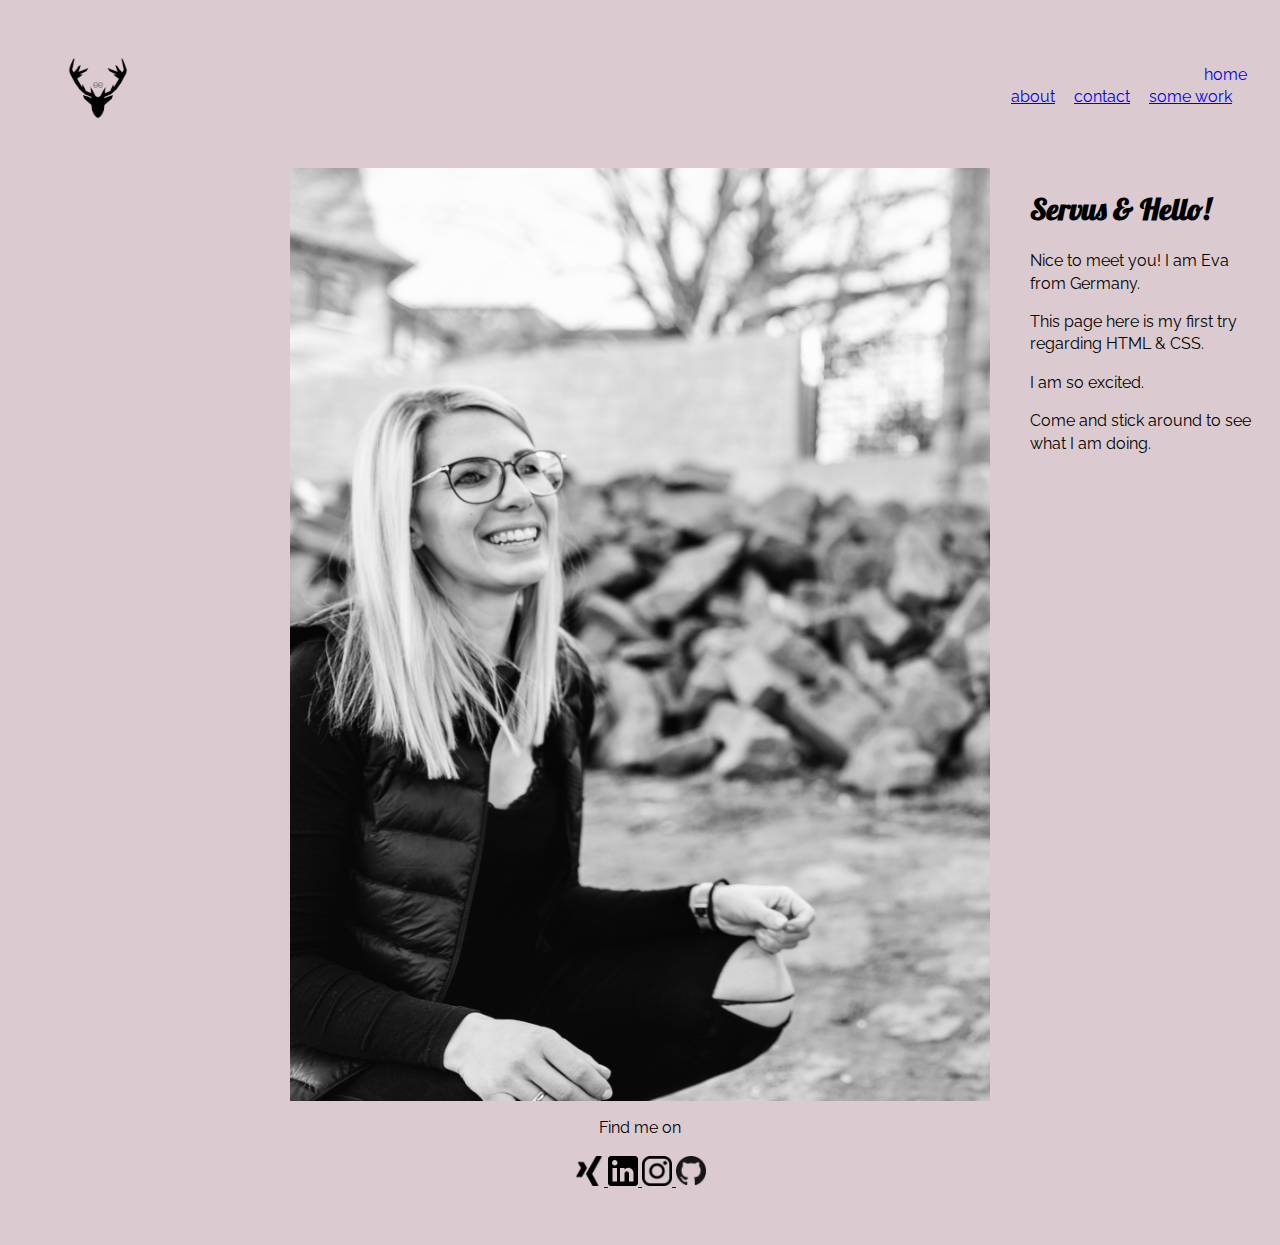
<file: index.html>
<!DOCTYPE html>
<html>
<title> Hello </title>
<meta charset="utf-8">

<link href="https://fonts.googleapis.com/css?family=Abril+Fatface&display=swap" rel="stylesheet">
<link href="https://fonts.googleapis.com/css?family=Raleway&display=swap" rel="stylesheet">
<link href="https://fonts.googleapis.com/css?family=Lobster&display=swap" rel="stylesheet">
<link rel="stylesheet" type="text/css" href="https://necolas.github.io/normalize.css/8.0.1/normalize.css">
<link rel="stylesheet" type="text/css" href="css/styles.css">
<meta name="viewport" content="width=device-width, initial-scale=1">
</head>
<header class="page-header">

    <img src="img/Logoee.png" alt="logo" width="100" height="100" class="page-header__item" > <!--da soll das Logo später hin-->

<nav class="main-navigation page-header__item">
      <ul role="menubar" class="navigation-list">
        <li role="presentation" class="navigation-list">
        <a href="index.html" role="menuitem" class="navigation-list__item navigation-list__item--active">home</a>
        </li>
        <li role="presentation">
        <a href="about.html" role="menuitem" class="navigation-list__item">about</a>
        </li>
        <li role="presentation">
        <a href="contact.html" role="menuitem" class="navigation-list__item">contact</a>
        </li>
        <li role="presentation">
          <a href="work.html" role="menuitem" class="navigation-list__item">some work</a>
        </li>
    </ul>
</nav>
</header>
    <div class="profile">
    <!--hier soll dann ein Bild von mir eingefügt werden-->
      <img src="img/eva.png"
      class="profile__portrait"
      alt="image of me">
    </div>

    <div>
      <h1>Servus & Hello!</h1>
      <p>Nice to meet you! I am Eva from Germany.</p>
      <p> This page here is my first try regarding HTML & CSS. </p>
      <p> I am so excited.</p>
      <p>Come and stick around to see what I am doing.<p>
    </div>
    <br>
<!--test for the stylsheet buttons and links-->
<!---
<button type="button">Default Button</button>
<button type="button">again a Button</button>
<button class="button__2nd">2nd Button dif Style</button>
end test for the stylsheet buttons and links-->
  <footer class="page-footer">
    <p> Find me on </p>
    <div class="social-media">
    <a href="https://www.xing.com/profile/Eva_Erdmann7/cv" target="_blank">
      <img src="img/xing.png" alt="xing" width="30" height="30">
    </a>
    <a href="https://www.linkedin.com/in/eva-erdmann-6ba77989/" target="_blank">
      <img src="img/linkedinlogo.svg" alt="linkedin" width="30" height="30">
    </a>
    <a href="https://www.instagram.com/digital4small/" target="_blank">
      <img src="img/instaicon.png" alt="instagram" width="30" height="30">
    </a>
    <a href="https://github.com/erdmanne" target="_blank">
      <img src="img/githubcat.png" alt="github" width="30" height="30">
    </a>
  </div>
  </footer>
</body>
</html>
</file>
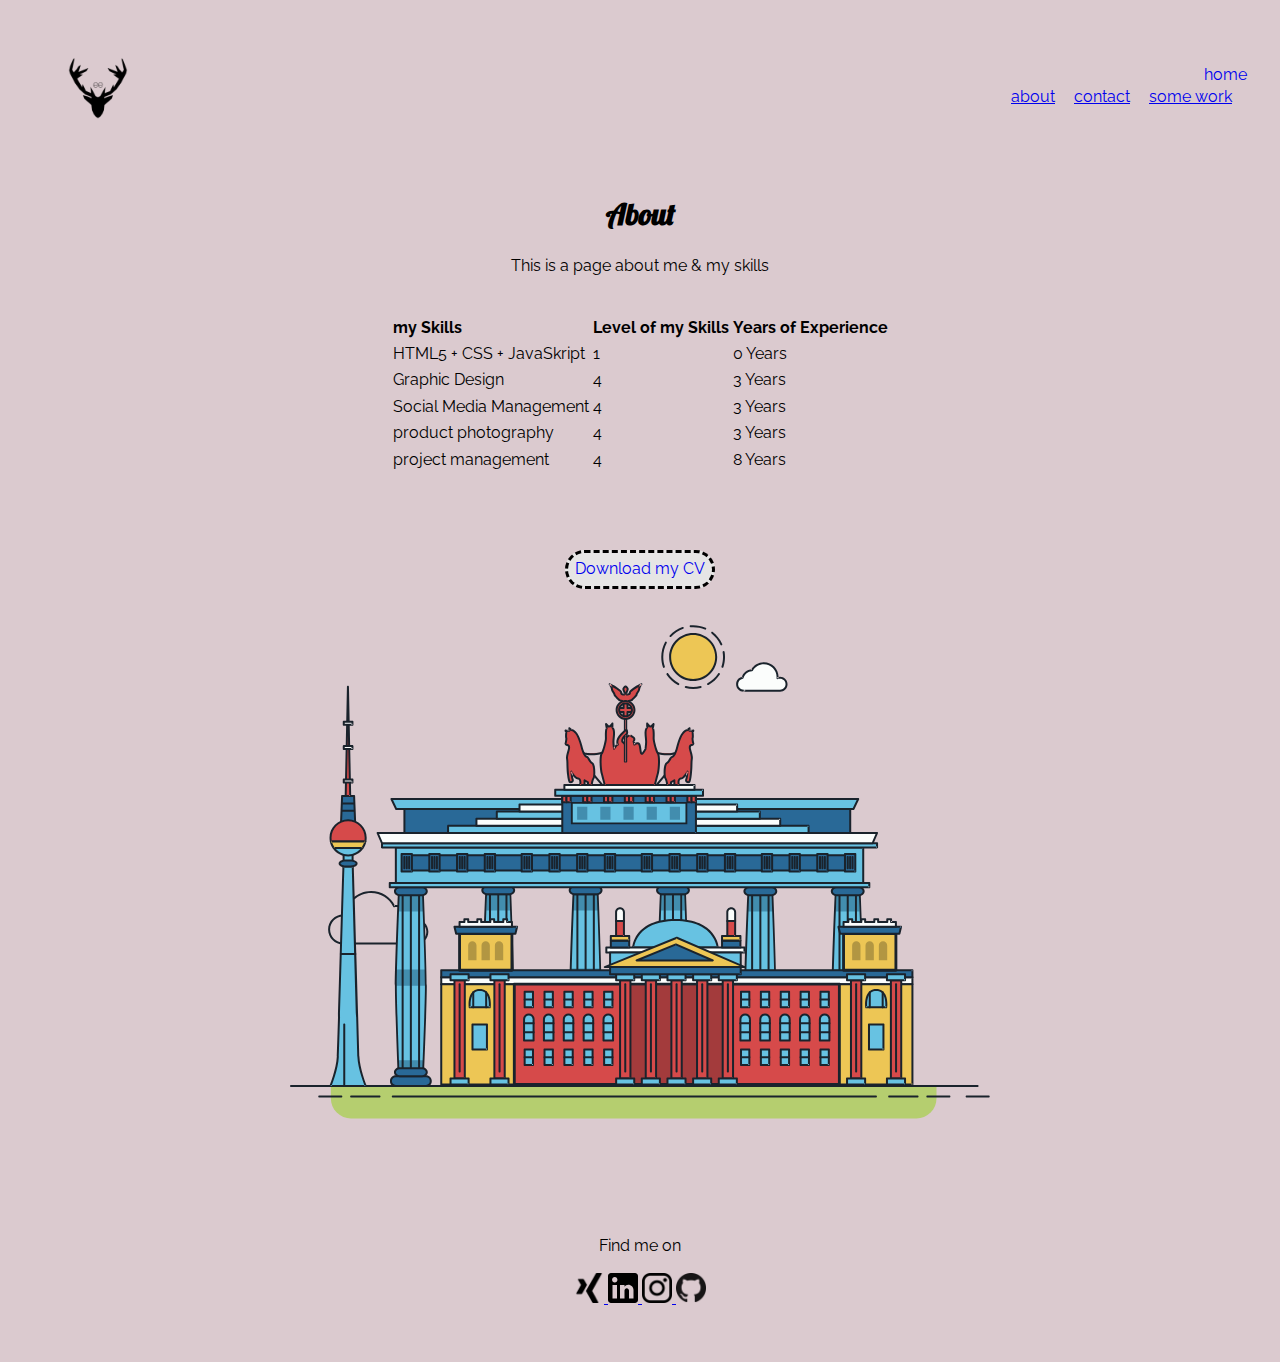
<file: about.html>
<!DOCTYPE html>
<html>
<title> about eva </title>
<meta charset="utf-8">
<link href="https://fonts.googleapis.com/css?family=Abril+Fatface&display=swap" rel="stylesheet">
<link href="https://fonts.googleapis.com/css?family=Raleway&display=swap" rel="stylesheet">
<link href="https://fonts.googleapis.com/css?family=Lobster&display=swap" rel="stylesheet">
<link rel="stylesheet" type="text/css" href="https://necolas.github.io/normalize.css/8.0.1/normalize.css">
<link rel="stylesheet" type="text/css" href="css/styles.css">
<meta name="viewport" content="width=device-width, initial-scale=1">
</head>
<header class="page-header">

    <img src="img/Logoee.png" alt="logo" width="100" height="100" class="page-header__item" > <!--da soll das Logo später hin-->

<nav class="main-navigation page-header__item">
      <ul role="menubar" class="navigation-list">
        <li role="presentation" class="navigation-list">
        <a href="index.html" role="menuitem" class="navigation-list__item navigation-list__item--active">home</a>
        </li>
        <li role="presentation">
        <a href="about.html" role="menuitem" class="navigation-list__item">about</a>
        </li>
        <li role="presentation">
        <a href="contact.html" role="menuitem" class="navigation-list__item">contact</a>
        </li>
        <li role="presentation">
          <a href="work.html" role="menuitem" class="navigation-list__item">some work</a>
        </li>
    </ul>
</nav>
</header>
<section class="about">
<h1>About</h1>
  <p>This is a page about me & my skills<p>
</section>
<table class="about-table">
  <thead class="head-about-table">
  <tr>
      <td> my Skills </td>
      <td> Level of my Skills </td>
      <td> Years of Experience </td>
  </tr>
</thead>
  <tr>
      <td> HTML5 + CSS + JavaSkript </td>
      <td> 1 </td>
      <td> 0 Years </td>
  </tr>
  <tr>
      <td> Graphic Design </td>
      <td> 4 </td>
      <td> 3 Years </td>
  </tr>
  <tr>
      <td> Social Media Management </td>
      <td> 4 </td>
      <td> 3 Years </td>
  </tr>
  <tr>
      <td> product photography </td>
      <td> 4 </td>
      <td> 3 Years </td>
  </tr>
  <tr>
      <td> project management </td>
      <td> 4 </td>
      <td> 8 Years </td>
  </tr>
</table>
<div>
<a target="_blank" href="files/EE_CV.pdf" class="button_2nd" download>Download my CV</a>
</div>


<!--here comes the svg picture for animation purposes-->
<svg xmlns="http://www.w3.org/2000/svg" class="berlin-illustration" height="505" viewBox="0 0 700 505" xmlns:xlink="http://www.w3.org/1999/xlink">
      <defs>
          <polygon id="a" points=".06 231.917 .06 .929 688.717 .929 688.717 231.917" />
      </defs>
      <g fill="none" fill-rule="evenodd">
        <g transform="translate(0 241)" class="cloud-front">
        <path fill="#1A232C" d="M87.602,29 L87.602,28 C87.326,28.001 87.103,28.024 86.927,28.033 L86.979,29.031 L87.947,28.78 C85.741,20.282 78.041,14.002 68.852,14 C67.858,14 66.904,14.096 65.98,14.231 L66.125,15.22 L67.019,14.772 C62.626,6.015 53.567,0.001 43.102,0 C29.041,0.002 17.524,10.848 16.443,24.632 L17.44,24.71 L17.606,23.724 C16.803,23.589 15.969,23.5 15.102,23.5 C6.817,23.501 0.102,30.215 0.102,38.5 C0.102,46.785 6.817,53.499 15.102,53.5 L87.602,53.5 C94.644,53.499 100.351,47.792 100.352,40.75 C100.351,33.708 94.644,28.001 87.602,28 L87.602,30 C90.573,30 93.254,31.202 95.203,33.149 C97.15,35.097 98.351,37.778 98.352,40.75 C98.351,43.722 97.15,46.403 95.203,48.351 C93.254,50.298 90.573,51.5 87.602,51.5 L15.102,51.5 C11.509,51.5 8.265,50.046 5.909,47.692 C3.555,45.337 2.102,42.093 2.102,38.5 C2.102,34.907 3.555,31.663 5.909,29.308 C8.265,26.954 11.509,25.5 15.102,25.5 C15.831,25.5 16.553,25.575 17.273,25.697 C17.551,25.743 17.832,25.672 18.055,25.499 C18.277,25.325 18.414,25.07 18.436,24.789 C19.436,12.04 30.094,1.998 43.102,2 C52.786,1.999 61.163,7.564 65.231,15.669 C65.425,16.055 65.842,16.272 66.27,16.21 C67.132,16.084 67.988,16 68.852,16 C77.108,15.998 84.027,21.647 86.011,29.283 C86.13,29.741 86.557,30.054 87.031,30.03 C87.27,30.017 87.457,29.999 87.602,30 L87.602,29"
            transform="translate(38 36)" />
          </g>
          <path fill="#B5CE6F" d="M646.484,484.382 C646.484,489.501 644.531,494.62 640.627,498.525 C636.722,502.43 631.603,504.382 626.484,504.382 L60.873,504.382 C55.754,504.382 50.636,502.43 46.731,498.525 C42.826,494.62 40.873,489.501 40.873,484.382 L40.873,471.917 L646.484,471.917 L646.484,484.382"
          />
          <polyline fill="#67C2E2" points="334.824 185.029 101.449 185.029 106.209 195.08 563.438 195.08 568.2 185.029 334.824 185.029" />
          <path fill="#1A232C" d="M334.824,185.029 L334.824,184.029 L101.449,184.029 C101.104,184.029 100.788,184.203 100.604,184.494 C100.42,184.785 100.398,185.146 100.545,185.457 L105.306,195.508 C105.471,195.856 105.824,196.079 106.209,196.079 L563.438,196.079 C563.824,196.079 564.177,195.856 564.342,195.508 L569.104,185.457 C569.251,185.146 569.229,184.785 569.045,184.494 C568.861,184.203 568.544,184.029 568.2,184.029 L334.824,184.029 L334.824,186.029 L566.62,186.029 L562.806,194.08 L106.842,194.08 L103.029,186.029 L334.824,186.029 L334.824,185.029"
          />
          <polygon fill="#296997" points="114.416 218.974 560.222 218.974 560.222 195.08 114.416 195.08" />
          <path fill="#1A232C" d="M560.222,218.974 L560.222,217.974 L115.416,217.974 L115.416,196.079 L559.222,196.079 L559.222,218.974 L560.222,218.974 L560.222,217.974 L560.222,218.974 L561.222,218.974 L561.222,195.08 C561.222,194.816 561.115,194.559 560.929,194.372 C560.742,194.186 560.485,194.08 560.222,194.08 L114.416,194.08 C114.152,194.08 113.895,194.186 113.708,194.372 C113.522,194.559 113.416,194.816 113.416,195.08 L113.416,218.974 C113.416,219.237 113.522,219.495 113.708,219.681 C113.895,219.867 114.152,219.974 114.416,219.974 L560.222,219.974 C560.485,219.974 560.742,219.867 560.929,219.681 C561.115,219.495 561.222,219.237 561.222,218.974 L560.222,218.974"
          />
          <polygon fill="#67C2E2" points="105.85 269.08 573.225 269.08 573.225 233.398 105.85 233.398" />
          <path fill="#1A232C" d="M573.225,233.398 L573.225,232.398 L105.85,232.398 C105.587,232.398 105.329,232.505 105.143,232.691 C104.957,232.877 104.85,233.134 104.85,233.398 L104.85,269.08 C104.85,269.344 104.957,269.601 105.143,269.788 C105.329,269.974 105.587,270.08 105.85,270.08 L573.225,270.08 C573.488,270.08 573.745,269.974 573.932,269.788 C574.118,269.601 574.225,269.344 574.225,269.08 L574.225,233.398 C574.225,233.134 574.118,232.877 573.932,232.691 C573.745,232.505 573.488,232.398 573.225,232.398 L573.225,233.398 L572.225,233.398 L572.225,268.08 L106.85,268.08 L106.85,234.398 L573.225,234.398 L573.225,233.398 L572.225,233.398 L573.225,233.398"
          />
          <polygon fill="#296997" points="116.751 256.508 562.557 256.508 562.557 241.243 116.751 241.243" />
          <path fill="#1A232C" d="M562.557,256.508 L562.557,255.508 L117.75,255.508 L117.75,242.243 L561.557,242.243 L561.557,256.508 L562.557,256.508 L562.557,255.508 L562.557,256.508 L563.557,256.508 L563.557,241.243 C563.557,240.979 563.45,240.722 563.264,240.535 C563.078,240.349 562.82,240.243 562.557,240.243 L116.75,240.243 C116.487,240.243 116.23,240.349 116.043,240.535 C115.857,240.722 115.751,240.979 115.751,241.243 L115.751,256.508 C115.751,256.771 115.857,257.029 116.043,257.215 C116.23,257.401 116.487,257.508 116.751,257.508 L562.557,257.508 C562.82,257.508 563.077,257.401 563.264,257.215 C563.45,257.029 563.557,256.771 563.557,256.508 L562.557,256.508"
          />
          <polygon fill="#67C2E2" points="158.07 218.974 518.563 218.974 518.563 211.858 158.07 211.858" />
          <path fill="#1A232C" d="M518.563,211.858 L518.563,210.858 L158.07,210.858 C157.807,210.858 157.549,210.964 157.363,211.151 C157.177,211.337 157.07,211.594 157.07,211.858 L157.07,218.974 C157.07,219.237 157.177,219.495 157.363,219.681 C157.549,219.867 157.807,219.974 158.07,219.974 L518.563,219.974 C518.826,219.974 519.083,219.867 519.27,219.681 C519.456,219.495 519.562,219.237 519.562,218.974 L519.562,211.858 C519.562,211.594 519.456,211.337 519.27,211.151 C519.083,210.964 518.826,210.858 518.563,210.858 L518.563,211.858 L517.563,211.858 L517.563,217.974 L159.07,217.974 L159.07,212.858 L518.563,212.858 L518.563,211.858 L517.563,211.858 L518.563,211.858"
          />
          <polygon fill="#FBFDFC" points="186.438 211.858 490.194 211.858 490.194 204.741 186.438 204.741" />
          <path fill="#1A232C" d="M490.194,204.741 L490.194,203.741 L186.438,203.741 C186.175,203.741 185.917,203.848 185.731,204.034 C185.545,204.221 185.438,204.478 185.438,204.741 L185.438,211.858 C185.438,212.121 185.545,212.379 185.731,212.565 C185.917,212.751 186.175,212.858 186.438,212.858 L490.194,212.858 C490.458,212.858 490.715,212.751 490.902,212.565 C491.088,212.379 491.194,212.121 491.194,211.858 L491.194,204.741 C491.194,204.478 491.088,204.221 490.902,204.034 C490.715,203.848 490.458,203.741 490.194,203.741 L490.194,204.741 L489.194,204.741 L489.194,210.858 L187.438,210.858 L187.438,205.741 L490.194,205.741 L490.194,204.741 L489.194,204.741 L490.194,204.741"
          />
          <polygon fill="#67C2E2" points="206.805 204.741 469.828 204.741 469.828 197.624 206.805 197.624" />
          <path fill="#1A232C" d="M469.828,197.624 L469.828,196.624 L206.805,196.624 C206.541,196.624 206.284,196.731 206.098,196.917 C205.911,197.103 205.805,197.361 205.805,197.624 L205.805,204.741 C205.805,205.005 205.911,205.262 206.098,205.449 C206.284,205.635 206.541,205.741 206.805,205.741 L469.828,205.741 C470.091,205.741 470.349,205.635 470.535,205.449 C470.722,205.262 470.828,205.005 470.828,204.741 L470.828,197.624 C470.828,197.361 470.722,197.103 470.535,196.917 C470.349,196.731 470.091,196.624 469.828,196.624 L469.828,197.624 L468.828,197.624 L468.828,203.741 L207.805,203.741 L207.805,198.624 L469.828,198.624 L469.828,197.624 L468.828,197.624 L469.828,197.624"
          />
          <polygon fill="#FBFDFC" points="229.521 197.624 447.111 197.624 447.111 190.509 229.521 190.509" />
          <path fill="#1A232C" d="M447.111,190.509 L447.111,189.509 L229.521,189.509 C229.258,189.509 229,189.616 228.814,189.802 C228.628,189.988 228.521,190.246 228.521,190.509 L228.521,197.624 C228.521,197.888 228.628,198.145 228.814,198.332 C229,198.518 229.258,198.624 229.521,198.624 L447.111,198.624 C447.375,198.624 447.632,198.518 447.818,198.332 C448.005,198.145 448.111,197.888 448.111,197.624 L448.111,190.509 C448.111,190.246 448.005,189.988 447.818,189.802 C447.632,189.616 447.375,189.509 447.111,189.509 L447.111,190.509 L446.111,190.509 L446.111,196.624 L230.521,196.624 L230.521,191.509 L447.111,191.509 L447.111,190.509 L446.111,190.509 L447.111,190.509"
          />
          <path fill="#67C2E2" d="M135.607,355.447 C135.163,337.766 134.264,313.326 133.648,297.387 C133.274,287.721 133.004,281.18 133.004,281.18 L108.722,281.18 C108.722,281.18 108.452,287.721 108.079,297.387 C107.462,313.326 106.563,337.766 106.119,355.447 C105.953,362.059 105.85,367.732 105.85,371.653 L105.85,371.654 C105.85,386.117 107.243,424.332 108.089,446.189 C108.457,455.706 108.722,462.126 108.722,462.126 L133.004,462.126 C133.004,462.126 133.269,455.706 133.637,446.189 C134.482,424.332 135.876,386.117 135.876,371.654 L135.876,371.653 C135.876,367.732 135.773,362.059 135.607,355.447"
          />
          <path fill="#428DAE" d="M133.648 297.387L108.079 297.387C108.452 287.721 108.722 281.18 108.722 281.18L133.004 281.18C133.004 281.18 133.274 287.721 133.648 297.387M135.876 371.654L105.85 371.654 105.85 371.653C105.85 367.732 105.953 362.059 106.119 355.447L135.607 355.447C135.773 362.059 135.876 367.732 135.876 371.653L135.876 371.654M133.004 462.126L108.722 462.126C108.722 462.126 108.457 455.706 108.089 446.189L133.637 446.189C133.269 455.706 133.004 462.126 133.004 462.126"
          />
          <path fill="#1A232C" d="M109.612,461.199 L132.114,461.199 C132.447,453.007 134.949,390.886 134.949,371.653 C134.949,352.42 132.447,290.299 132.114,282.108 L109.612,282.108 C109.279,290.299 106.778,352.42 106.778,371.653 C106.778,390.886 109.279,453.007 109.612,461.199 Z M133.895,463.054 L107.832,463.054 L107.794,462.164 C107.766,461.466 104.922,392.193 104.922,371.653 C104.922,351.114 107.766,281.839 107.794,281.142 L107.832,280.252 L133.895,280.252 L133.931,281.142 C133.96,281.839 136.804,351.114 136.804,371.653 C136.804,392.193 133.96,461.466 133.931,462.164 L133.895,463.054 L133.895,463.054 Z"
          />
          <path fill="#1A232C" d="M111.638 281.18L111.638 462.126C111.638 462.679 112.086 463.126 112.638 463.126 113.19 463.126 113.638 462.679 113.638 462.126L113.638 281.18C113.638 280.628 113.19 280.18 112.638 280.18 112.086 280.18 111.638 280.628 111.638 281.18M119.863 281.18L119.863 462.126C119.863 462.679 120.311 463.126 120.863 463.126 121.416 463.126 121.863 462.679 121.863 462.126L121.863 281.18C121.863 280.628 121.416 280.18 120.863 280.18 120.311 280.18 119.863 280.628 119.863 281.18M128.088 281.18L128.088 462.126C128.088 462.679 128.536 463.126 129.088 463.126 129.64 463.126 130.088 462.679 130.088 462.126L130.088 281.18C130.088 280.628 129.64 280.18 129.088 280.18 128.536 280.18 128.088 280.628 128.088 281.18"
          />
          <path fill="#296997" d="M136.79,277.265 C136.79,279.418 134.675,281.18 132.09,281.18 L109.636,281.18 C107.051,281.18 104.936,279.418 104.936,277.265 C104.936,275.111 107.051,273.349 109.636,273.349 L132.09,273.349 C134.675,273.349 136.79,275.111 136.79,277.265"
          />
          <path fill="#1A232C" d="M136.79,277.265 L135.79,277.265 C135.789,278.005 135.433,278.704 134.769,279.262 C134.109,279.814 133.155,280.181 132.09,280.18 L109.636,280.18 C108.571,280.181 107.617,279.814 106.956,279.262 C106.293,278.704 105.936,278.005 105.936,277.265 C105.936,276.524 106.293,275.825 106.957,275.267 C107.617,274.715 108.571,274.348 109.636,274.349 L132.09,274.349 C133.155,274.348 134.109,274.716 134.769,275.267 C135.433,275.825 135.789,276.524 135.79,277.265 L137.79,277.265 C137.791,275.851 137.09,274.593 136.049,273.731 C135.006,272.863 133.61,272.35 132.09,272.349 L109.636,272.349 C108.116,272.35 106.72,272.863 105.676,273.731 C104.636,274.593 103.935,275.851 103.936,277.265 C103.935,278.678 104.636,279.937 105.677,280.798 C106.72,281.666 108.116,282.179 109.636,282.18 L132.09,282.18 C133.61,282.179 135.006,281.666 136.049,280.798 C137.09,279.937 137.791,278.678 137.79,277.265 L136.79,277.265"
          />
          <path fill="#296997" d="M140.775,467.217 C140.775,469.803 138.661,471.917 136.076,471.917 L105.65,471.917 C103.065,471.917 100.951,469.803 100.951,467.217 L100.951,466.825 C100.951,464.241 103.065,462.126 105.65,462.126 L136.076,462.126 C138.661,462.126 140.775,464.241 140.775,466.825 L140.775,467.217"
          />
          <path fill="#1A232C" d="M140.775,467.217 L139.775,467.217 C139.775,468.235 139.361,469.155 138.688,469.83 C138.013,470.503 137.093,470.917 136.076,470.917 L105.65,470.917 C104.633,470.917 103.713,470.504 103.038,469.83 C102.365,469.155 101.951,468.235 101.951,467.217 L101.951,466.825 C101.951,465.808 102.365,464.889 103.038,464.214 C103.713,463.54 104.633,463.127 105.65,463.126 L136.076,463.126 C137.093,463.127 138.013,463.54 138.688,464.214 C139.362,464.889 139.775,465.808 139.775,466.825 L139.775,467.217 L141.775,467.217 L141.775,466.825 C141.772,463.684 139.217,461.13 136.076,461.126 L105.65,461.126 C102.509,461.13 99.955,463.684 99.951,466.825 L99.951,467.217 C99.954,470.36 102.509,472.914 105.65,472.917 L136.076,472.917 C139.217,472.914 141.772,470.36 141.775,467.217 L140.775,467.217"
          />
          <path fill="#296997" d="M136.79,458.208 C136.79,460.363 134.675,462.126 132.09,462.126 L109.636,462.126 C107.051,462.126 104.936,460.363 104.936,458.208 C104.936,456.057 107.051,454.292 109.636,454.292 L132.09,454.292 C134.675,454.292 136.79,456.057 136.79,458.208"
          />
          <path fill="#1A232C" d="M136.79,458.208 L135.79,458.208 C135.789,458.949 135.432,459.649 134.769,460.207 C134.108,460.76 133.154,461.128 132.09,461.126 L109.636,461.126 C108.572,461.128 107.617,460.76 106.957,460.207 C106.293,459.649 105.936,458.949 105.936,458.208 C105.936,457.47 106.293,456.77 106.957,456.212 C107.617,455.659 108.572,455.291 109.636,455.292 L132.09,455.292 C133.154,455.291 134.108,455.659 134.769,456.212 C135.433,456.77 135.789,457.47 135.79,458.208 L137.79,458.208 C137.791,456.796 137.09,455.538 136.05,454.675 C135.006,453.808 133.61,453.294 132.09,453.292 L109.636,453.292 C108.115,453.294 106.719,453.808 105.676,454.675 C104.636,455.538 103.935,456.796 103.936,458.208 C103.935,459.622 104.636,460.881 105.676,461.743 C106.72,462.611 108.116,463.125 109.636,463.126 L132.09,463.126 C133.61,463.125 135.006,462.611 136.05,461.743 C137.09,460.881 137.791,459.622 137.79,458.208 L136.79,458.208"
          />
          <path fill="#67C2E2" d="M572.471,355.447 C572.025,337.766 571.126,313.326 570.51,297.387 C570.137,287.721 569.867,281.18 569.867,281.18 L545.585,281.18 C545.585,281.18 545.315,287.721 544.942,297.387 C544.326,313.326 543.427,337.766 542.981,355.447 C542.815,362.059 542.713,367.732 542.713,371.653 L542.713,371.654 C542.713,386.117 544.107,424.332 544.952,446.189 C545.32,455.706 545.585,462.126 545.585,462.126 L569.867,462.126 C569.867,462.126 570.132,455.706 570.499,446.189 C571.346,424.332 572.739,386.117 572.739,371.654 L572.739,371.653 C572.739,367.732 572.637,362.059 572.471,355.447"
          />
          <path fill="#428DAE" d="M569.582 297.387L566.951 297.387 566.951 282.108 568.977 282.108C569.063 284.206 569.29 289.841 569.582 297.387M564.951 297.387L545.871 297.387C546.162 289.841 546.39 284.206 546.476 282.108L564.951 282.108 564.951 297.387M571.8 369.187L566.951 369.187 566.951 356.265 571.562 356.265C571.685 361.272 571.771 365.701 571.8 369.187M564.951 369.187L543.653 369.187C543.684 365.512 543.777 360.79 543.912 355.447L553.551 355.447 553.551 356.265 564.951 356.265 564.951 369.187"
          />
          <path fill="#1A232C" d="M546.476,461.199 L568.977,461.199 C569.31,453.007 571.812,390.886 571.812,371.653 C571.812,352.42 569.31,290.299 568.977,282.108 L546.476,282.108 C546.142,290.299 543.642,352.42 543.642,371.653 C543.642,390.886 546.142,453.007 546.476,461.199 M570.758,463.054 L544.694,463.054 L544.658,462.164 C544.629,461.466 541.785,392.193 541.785,371.653 C541.785,351.114 544.629,281.839 544.658,281.142 L544.694,280.252 L570.758,280.252 L570.795,281.142 C570.823,281.839 573.667,351.114 573.667,371.653 C573.667,392.193 570.823,461.466 570.795,462.164 L570.758,463.054"
          />
          <path fill="#1A232C" d="M548.501 281.18L548.501 462.126C548.501 462.679 548.949 463.126 549.501 463.126 550.053 463.126 550.501 462.679 550.501 462.126L550.501 281.18C550.501 280.628 550.053 280.18 549.501 280.18 548.949 280.18 548.501 280.628 548.501 281.18M556.727 281.18L556.727 462.126C556.727 462.679 557.174 463.126 557.727 463.126 558.279 463.126 558.727 462.679 558.727 462.126L558.727 281.18C558.727 280.628 558.279 280.18 557.727 280.18 557.174 280.18 556.727 280.628 556.727 281.18M564.951 281.18L564.951 462.126C564.951 462.679 565.399 463.126 565.951 463.126 566.503 463.126 566.951 462.679 566.951 462.126L566.951 281.18C566.951 280.628 566.503 280.18 565.951 280.18 565.399 280.18 564.951 280.628 564.951 281.18"
          />
          <path fill="#296997" d="M573.653,277.265 C573.653,279.418 571.537,281.18 568.953,281.18 L546.499,281.18 C543.915,281.18 541.799,279.418 541.799,277.265 C541.799,275.111 543.915,273.349 546.499,273.349 L568.953,273.349 C571.537,273.349 573.653,275.111 573.653,277.265"
          />
          <path fill="#1A232C" d="M573.653,277.265 L572.653,277.265 C572.653,278.005 572.296,278.704 571.632,279.262 C570.972,279.814 570.017,280.181 568.953,280.18 L546.499,280.18 C545.435,280.181 544.48,279.814 543.82,279.262 C543.156,278.704 542.8,278.005 542.799,277.265 C542.8,276.525 543.156,275.825 543.82,275.267 C544.481,274.715 545.435,274.348 546.499,274.349 L568.953,274.349 C570.017,274.348 570.972,274.715 571.632,275.267 C572.296,275.825 572.653,276.525 572.653,277.265 L574.653,277.265 C574.654,275.851 573.953,274.593 572.912,273.731 C571.869,272.863 570.473,272.35 568.953,272.349 L546.499,272.349 C544.979,272.35 543.583,272.863 542.54,273.731 C541.499,274.593 540.798,275.851 540.799,277.265 C540.798,278.679 541.499,279.937 542.54,280.798 C543.583,281.666 544.979,282.179 546.499,282.18 L568.953,282.18 C570.473,282.179 571.869,281.666 572.912,280.798 C573.953,279.937 574.654,278.679 574.653,277.265 L573.653,277.265"
          />
          <path fill="#296997" d="M577.639,467.217 C577.639,469.803 575.524,471.917 572.938,471.917 L542.514,471.917 C539.929,471.917 537.813,469.803 537.813,467.217 L537.813,466.825 C537.813,464.241 539.929,462.126 542.514,462.126 L572.938,462.126 C575.524,462.126 577.639,464.241 577.639,466.825 L577.639,467.217"
          />
          <path fill="#1A232C" d="M577.639,467.217 L576.639,467.217 C576.638,468.235 576.225,469.155 575.551,469.83 C574.876,470.503 573.956,470.917 572.938,470.917 L542.514,470.917 C541.497,470.917 540.576,470.503 539.901,469.83 C539.227,469.155 538.814,468.234 538.813,467.217 L538.813,466.825 C538.814,465.808 539.227,464.889 539.901,464.214 C540.576,463.54 541.497,463.127 542.514,463.126 L572.938,463.126 C573.956,463.127 574.876,463.54 575.551,464.214 C576.225,464.888 576.638,465.808 576.639,466.825 L576.639,467.217 L578.639,467.217 L578.639,466.825 C578.635,463.684 576.081,461.13 572.938,461.126 L542.514,461.126 C539.372,461.13 536.817,463.684 536.813,466.825 L536.813,467.217 C536.817,470.36 539.372,472.914 542.514,472.917 L572.938,472.917 C576.081,472.914 578.635,470.359 578.639,467.217 L577.639,467.217"
          />
          <path fill="#296997" d="M573.653,458.208 C573.653,460.363 571.537,462.126 568.953,462.126 L546.499,462.126 C543.915,462.126 541.799,460.363 541.799,458.208 C541.799,456.057 543.915,454.292 546.499,454.292 L568.953,454.292 C571.537,454.292 573.653,456.057 573.653,458.208"
          />
          <path fill="#1A232C" d="M573.653,458.208 L572.653,458.208 C572.653,458.949 572.296,459.649 571.632,460.207 C570.971,460.76 570.017,461.128 568.953,461.126 L546.499,461.126 C545.435,461.128 544.481,460.76 543.82,460.207 C543.157,459.649 542.799,458.949 542.799,458.208 C542.799,457.47 543.156,456.77 543.82,456.212 C544.481,455.659 545.435,455.291 546.499,455.292 L568.953,455.292 C570.017,455.291 570.971,455.659 571.632,456.212 C572.296,456.77 572.653,457.47 572.653,458.208 L574.653,458.208 C574.654,456.796 573.953,455.538 572.912,454.675 C571.869,453.808 570.473,453.294 568.953,453.292 L546.499,453.292 C544.979,453.294 543.583,453.808 542.54,454.675 C541.499,455.538 540.798,456.796 540.799,458.208 C540.798,459.622 541.499,460.881 542.54,461.743 C543.583,462.611 544.979,463.125 546.499,463.126 L568.953,463.126 C570.473,463.125 571.869,462.611 572.912,461.743 C573.953,460.881 574.654,459.622 574.653,458.208 L573.653,458.208"
          />
          <path fill="#67C2E2" d="M485.098,355.447 C484.654,337.766 483.753,313.326 483.137,297.387 C482.764,287.721 482.494,281.18 482.494,281.18 L458.213,281.18 C458.213,281.18 457.942,287.721 457.569,297.387 C456.953,313.326 456.055,337.766 455.608,355.447 C455.443,362.059 455.34,367.732 455.34,371.653 L455.34,371.654 C455.34,386.117 456.733,424.332 457.58,446.189 C457.948,455.706 458.213,462.126 458.213,462.126 L482.494,462.126 C482.494,462.126 482.759,455.706 483.126,446.189 C483.973,424.332 485.366,386.117 485.366,371.654 L485.366,371.653 C485.366,367.732 485.265,362.059 485.098,355.447"
          />
          <path fill="#428DAE" d="M483.137 297.387L457.569 297.387C457.942 287.721 458.213 281.18 458.213 281.18L482.494 281.18C482.494 281.18 482.764 287.721 483.137 297.387M485.355 369.187L455.351 369.187C455.382 365.502 455.475 360.78 455.608 355.447L485.098 355.447C485.232 360.78 485.325 365.502 485.355 369.187"
          />
          <path fill="#1A232C" d="M459.103,461.199 L481.605,461.199 C481.938,453.007 484.439,390.886 484.439,371.653 C484.439,352.42 481.938,290.299 481.605,282.108 L459.103,282.108 C458.769,290.299 456.268,352.42 456.268,371.653 C456.268,390.886 458.769,453.007 459.103,461.199 Z M483.386,463.054 L457.321,463.054 L457.285,462.164 C457.256,461.466 454.412,392.193 454.412,371.653 C454.412,351.114 457.256,281.839 457.285,281.142 L457.321,280.252 L483.386,280.252 L483.422,281.142 C483.45,281.839 486.294,351.114 486.294,371.653 C486.294,392.193 483.45,461.466 483.422,462.164 L483.386,463.054 L483.386,463.054 Z"
          />
          <path fill="#1A232C" d="M461.128 281.18L461.128 462.126C461.128 462.679 461.576 463.126 462.128 463.126 462.68 463.126 463.128 462.679 463.128 462.126L463.128 281.18C463.128 280.628 462.68 280.18 462.128 280.18 461.576 280.18 461.128 280.628 461.128 281.18M469.354 281.18L469.354 462.126C469.354 462.679 469.801 463.126 470.354 463.126 470.906 463.126 471.354 462.679 471.354 462.126L471.354 281.18C471.354 280.628 470.906 280.18 470.354 280.18 469.801 280.18 469.354 280.628 469.354 281.18M477.578 281.18L477.578 462.126C477.578 462.679 478.026 463.126 478.578 463.126 479.13 463.126 479.578 462.679 479.578 462.126L479.578 281.18C479.578 280.628 479.13 280.18 478.578 280.18 478.026 280.18 477.578 280.628 477.578 281.18"
          />
          <path fill="#296997" d="M486.281,277.265 C486.281,279.418 484.164,281.18 481.58,281.18 L459.126,281.18 C456.542,281.18 454.426,279.418 454.426,277.265 C454.426,275.111 456.542,273.349 459.126,273.349 L481.58,273.349 C484.164,273.349 486.281,275.111 486.281,277.265"
          />
          <path fill="#1A232C" d="M486.281,277.265 L485.281,277.265 C485.281,278.005 484.924,278.704 484.26,279.262 C483.599,279.814 482.644,280.181 481.58,280.18 L459.126,280.18 C458.062,280.181 457.107,279.814 456.447,279.262 C455.783,278.704 455.427,278.005 455.426,277.265 C455.427,276.525 455.783,275.825 456.447,275.267 C457.108,274.715 458.062,274.348 459.126,274.349 L481.58,274.349 C482.644,274.348 483.599,274.716 484.26,275.268 C484.924,275.825 485.281,276.525 485.281,277.265 L487.281,277.265 C487.282,275.851 486.58,274.593 485.54,273.731 C484.496,272.863 483.1,272.35 481.58,272.349 L459.126,272.349 C457.606,272.35 456.21,272.863 455.167,273.731 C454.126,274.593 453.425,275.851 453.426,277.265 C453.425,278.679 454.126,279.937 455.167,280.798 C456.21,281.666 457.606,282.179 459.126,282.18 L481.58,282.18 C483.1,282.179 484.496,281.666 485.54,280.799 C486.58,279.937 487.282,278.679 487.281,277.265 L486.281,277.265"
          />
          <path fill="#296997" d="M490.266,467.217 C490.266,469.803 488.151,471.917 485.565,471.917 L455.141,471.917 C452.556,471.917 450.44,469.803 450.44,467.217 L450.44,466.825 C450.44,464.241 452.556,462.126 455.141,462.126 L485.565,462.126 C488.151,462.126 490.266,464.241 490.266,466.825 L490.266,467.217"
          />
          <path fill="#1A232C" d="M490.266,467.217 L489.266,467.217 C489.265,468.235 488.852,469.155 488.178,469.83 C487.503,470.503 486.583,470.917 485.565,470.917 L455.141,470.917 C454.124,470.917 453.203,470.503 452.528,469.83 C451.854,469.155 451.441,468.234 451.44,467.217 L451.44,466.825 C451.441,465.808 451.854,464.889 452.528,464.214 C453.203,463.54 454.124,463.127 455.141,463.126 L485.565,463.126 C486.583,463.127 487.503,463.54 488.178,464.214 C488.852,464.888 489.265,465.808 489.266,466.825 L489.266,467.217 L491.266,467.217 L491.266,466.825 C491.262,463.684 488.708,461.13 485.565,461.126 L455.141,461.126 C451.999,461.13 449.444,463.684 449.44,466.825 L449.44,467.217 C449.444,470.36 451.999,472.914 455.141,472.917 L485.565,472.917 C488.708,472.914 491.262,470.359 491.266,467.217 L490.266,467.217"
          />
          <path fill="#296997" d="M486.281,458.208 C486.281,460.363 484.164,462.126 481.58,462.126 L459.126,462.126 C456.542,462.126 454.426,460.363 454.426,458.208 C454.426,456.057 456.542,454.292 459.126,454.292 L481.58,454.292 C484.164,454.292 486.281,456.057 486.281,458.208"
          />
          <path fill="#1A232C" d="M486.281,458.208 L485.281,458.208 C485.281,458.949 484.923,459.649 484.26,460.207 C483.599,460.76 482.644,461.128 481.58,461.126 L459.126,461.126 C458.062,461.128 457.108,460.76 456.447,460.207 C455.784,459.649 455.427,458.949 455.426,458.208 C455.426,457.47 455.783,456.77 456.447,456.212 C457.108,455.659 458.062,455.291 459.126,455.292 L481.58,455.292 C482.644,455.291 483.598,455.659 484.26,456.212 C484.924,456.77 485.281,457.47 485.281,458.208 L487.281,458.208 C487.282,456.795 486.58,455.538 485.54,454.675 C484.496,453.808 483.1,453.294 481.58,453.292 L459.126,453.292 C457.606,453.294 456.21,453.808 455.167,454.675 C454.126,455.538 453.425,456.796 453.426,458.208 C453.425,459.622 454.126,460.881 455.167,461.743 C456.21,462.611 457.606,463.125 459.126,463.126 L481.58,463.126 C483.1,463.125 484.496,462.611 485.54,461.743 C486.581,460.881 487.282,459.622 487.281,458.208 L486.281,458.208"
          />
          <path fill="#67C2E2" d="M397.726,354.466 C397.28,336.787 396.381,312.346 395.765,296.407 C395.392,286.742 395.122,280.2 395.122,280.2 L370.84,280.2 C370.84,280.2 370.57,286.742 370.197,296.407 C369.581,312.346 368.682,336.787 368.236,354.466 C368.07,361.078 367.968,366.751 367.968,370.672 L367.968,370.673 C367.968,385.136 369.361,423.352 370.207,445.208 C370.575,454.726 370.84,461.146 370.84,461.146 L395.122,461.146 C395.122,461.146 395.386,454.726 395.754,445.208 C396.601,423.352 397.994,385.136 397.994,370.673 L397.994,370.672 C397.994,366.751 397.892,361.078 397.726,354.466"
          />
          <path fill="#428DAE" d="M394.837 296.407L392.206 296.407 392.206 281.127 394.233 281.127C394.318 283.225 394.545 288.861 394.837 296.407L394.837 296.407zM383.981 296.407L390.206 296.407 390.206 281.127 383.981 281.127 383.981 296.407zM375.756 296.407L381.98 296.407 381.98 281.127 375.756 281.127 375.756 296.407zM373.756 296.407L371.126 296.407C371.417 288.861 371.645 283.225 371.73 281.127L373.756 281.127 373.756 296.407 373.756 296.407zM397.062 369.187L392.206 369.187 392.206 354.466 396.796 354.466C396.943 360.298 397.041 365.389 397.062 369.187L397.062 369.187zM383.981 369.187L390.206 369.187 390.206 354.466 383.981 354.466 383.981 369.187zM375.756 369.187L381.98 369.187 381.98 354.466 375.756 354.466 375.756 369.187zM373.756 369.187L368.9 369.187C368.921 365.389 369.019 360.298 369.166 354.466L373.756 354.466 373.756 369.187 373.756 369.187z"
          />
          <path fill="#1A232C" d="M371.73,460.218 L394.233,460.218 C394.565,452.027 397.066,389.906 397.066,370.672 C397.066,351.44 394.565,289.319 394.233,281.127 L371.73,281.127 C371.397,289.319 368.895,351.44 368.895,370.672 C368.895,389.906 371.397,452.027 371.73,460.218 M396.013,462.074 L369.949,462.074 L369.912,461.184 C369.884,460.486 367.04,391.212 367.04,370.672 C367.04,350.133 369.884,280.859 369.912,280.162 L369.949,279.272 L396.013,279.272 L396.05,280.162 C396.078,280.859 398.922,350.133 398.922,370.672 C398.922,391.212 396.078,460.486 396.05,461.184 L396.013,462.074"
          />
          <path fill="#1A232C" d="M373.756 280.2L373.756 461.146C373.756 461.698 374.203 462.146 374.756 462.146 375.308 462.146 375.756 461.698 375.756 461.146L375.756 280.2C375.756 279.647 375.308 279.2 374.756 279.2 374.203 279.2 373.756 279.647 373.756 280.2M381.98 280.2L381.98 461.146C381.98 461.698 382.428 462.146 382.98 462.146 383.533 462.146 383.981 461.698 383.981 461.146L383.981 280.2C383.981 279.647 383.533 279.2 382.98 279.2 382.428 279.2 381.98 279.647 381.98 280.2M390.206 280.2L390.206 461.146C390.206 461.698 390.654 462.146 391.206 462.146 391.758 462.146 392.206 461.698 392.206 461.146L392.206 280.2C392.206 279.647 391.758 279.2 391.206 279.2 390.654 279.2 390.206 279.647 390.206 280.2"
          />
          <path fill="#296997" d="M398.908,276.285 C398.908,278.439 396.792,280.2 394.208,280.2 L371.754,280.2 C369.17,280.2 367.053,278.439 367.053,276.285 C367.053,274.13 369.17,272.369 371.754,272.369 L394.208,272.369 C396.792,272.369 398.908,274.13 398.908,276.285"
          />
          <path fill="#1A232C" d="M398.908,276.285 L397.908,276.285 C397.907,277.025 397.551,277.724 396.887,278.281 C396.227,278.833 395.272,279.201 394.208,279.2 L371.754,279.2 C370.69,279.201 369.735,278.833 369.074,278.281 C368.41,277.724 368.053,277.025 368.053,276.285 C368.053,275.544 368.41,274.845 369.074,274.287 C369.735,273.735 370.69,273.367 371.754,273.369 L394.208,273.369 C395.272,273.367 396.227,273.735 396.887,274.287 C397.551,274.844 397.907,275.544 397.908,276.285 L399.908,276.285 C399.909,274.871 399.208,273.612 398.167,272.75 C397.124,271.883 395.728,271.37 394.208,271.369 L371.754,271.369 C370.234,271.37 368.838,271.883 367.794,272.75 C366.754,273.612 366.052,274.871 366.053,276.285 C366.052,277.699 366.754,278.957 367.795,279.818 C368.838,280.686 370.234,281.198 371.754,281.2 L394.208,281.2 C395.728,281.198 397.123,280.686 398.167,279.818 C399.208,278.957 399.909,277.698 399.908,276.285 L398.908,276.285"
          />
          <path fill="#296997" d="M402.894,466.237 C402.894,468.823 400.779,470.937 398.193,470.937 L367.768,470.937 C365.183,470.937 363.068,468.823 363.068,466.237 L363.068,465.844 C363.068,463.26 365.183,461.146 367.768,461.146 L398.193,461.146 C400.779,461.146 402.894,463.26 402.894,465.844 L402.894,466.237"
          />
          <path fill="#1A232C" d="M402.894,466.237 L401.894,466.237 C401.893,467.254 401.48,468.174 400.806,468.849 C400.131,469.523 399.211,469.937 398.193,469.937 L367.768,469.937 C366.751,469.937 365.831,469.523 365.156,468.849 C364.482,468.174 364.069,467.254 364.068,466.237 L364.068,465.844 C364.069,464.828 364.482,463.908 365.156,463.233 C365.831,462.56 366.751,462.146 367.768,462.146 L398.193,462.146 C399.211,462.146 400.131,462.56 400.806,463.233 C401.48,463.908 401.893,464.828 401.894,465.844 L401.894,466.237 L403.894,466.237 L403.894,465.844 C403.89,462.703 401.336,460.15 398.193,460.146 L367.768,460.146 C364.626,460.15 362.072,462.703 362.068,465.844 L362.068,466.237 C362.072,469.379 364.626,471.933 367.768,471.937 L398.193,471.937 C401.336,471.933 403.89,469.379 403.894,466.237 L402.894,466.237"
          />
          <path fill="#296997" d="M398.908,457.228 C398.908,459.382 396.792,461.146 394.208,461.146 L371.754,461.146 C369.17,461.146 367.053,459.382 367.053,457.228 C367.053,455.077 369.17,453.312 371.754,453.312 L394.208,453.312 C396.792,453.312 398.908,455.077 398.908,457.228"
          />
          <path fill="#1A232C" d="M398.908,457.228 L397.908,457.228 C397.908,457.968 397.55,458.669 396.887,459.226 C396.226,459.779 395.272,460.147 394.208,460.146 L371.754,460.146 C370.69,460.147 369.736,459.779 369.074,459.226 C368.411,458.668 368.053,457.968 368.053,457.228 C368.053,456.489 368.41,455.789 369.074,455.231 C369.736,454.679 370.69,454.311 371.754,454.312 L394.208,454.312 C395.272,454.311 396.226,454.679 396.887,455.231 C397.551,455.789 397.908,456.489 397.908,457.228 L399.908,457.228 C399.909,455.815 399.208,454.557 398.167,453.695 C397.124,452.827 395.728,452.313 394.208,452.312 L371.754,452.312 C370.234,452.313 368.838,452.827 367.794,453.695 C366.754,454.557 366.052,455.815 366.053,457.228 C366.052,458.642 366.753,459.901 367.794,460.763 C368.838,461.631 370.234,462.145 371.754,462.146 L394.208,462.146 C395.728,462.145 397.124,461.631 398.167,460.763 C399.208,459.9 399.909,458.642 399.908,457.228 L398.908,457.228"
          />
          <path fill="#67C2E2" d="M310.353,354.466 C309.908,336.787 309.009,312.346 308.393,296.407 C308.019,286.742 307.75,280.2 307.75,280.2 L283.467,280.2 C283.467,280.2 283.198,286.742 282.824,296.407 C282.208,312.346 281.309,336.787 280.864,354.466 C280.698,361.078 280.596,366.751 280.596,370.672 L280.596,370.673 C280.596,385.136 281.989,423.352 282.834,445.208 C283.202,454.726 283.467,461.146 283.467,461.146 L307.75,461.146 C307.75,461.146 308.014,454.726 308.382,445.208 C309.228,423.352 310.622,385.136 310.622,370.673 L310.622,370.672 C310.622,366.751 310.518,361.078 310.353,354.466"
          />
          <path fill="#428DAE" d="M308.393 296.407L282.824 296.407C283.198 286.742 283.467 280.2 283.467 280.2L307.75 280.2C307.75 280.2 308.019 286.742 308.393 296.407M310.617 369.187L280.6 369.187C280.621 365.377 280.718 360.285 280.864 354.466L310.353 354.466C310.498 360.285 310.596 365.377 310.617 369.187"
          />
          <path fill="#1A232C" d="M284.357,460.218 L306.86,460.218 C307.193,452.027 309.694,389.906 309.694,370.672 C309.694,351.44 307.193,289.319 306.86,281.127 L284.357,281.127 C284.024,289.319 281.523,351.44 281.523,370.672 C281.523,389.906 284.024,452.027 284.357,460.218 Z M308.639,462.074 L282.576,462.074 L282.54,461.184 C282.511,460.486 279.668,391.212 279.668,370.672 C279.668,350.133 282.511,280.859 282.54,280.162 L282.576,279.272 L308.639,279.272 L308.677,280.162 C308.706,280.859 311.549,350.133 311.549,370.672 C311.549,391.212 308.706,460.486 308.677,461.184 L308.639,462.074 L308.639,462.074 Z"
          />
          <path fill="#1A232C" d="M286.383 280.2L286.383 461.146C286.383 461.698 286.831 462.146 287.383 462.146 287.936 462.146 288.383 461.698 288.383 461.146L288.383 280.2C288.383 279.647 287.936 279.2 287.383 279.2 286.831 279.2 286.383 279.647 286.383 280.2M294.608 280.2L294.608 461.146C294.608 461.698 295.056 462.146 295.608 462.146 296.161 462.146 296.608 461.698 296.608 461.146L296.608 280.2C296.608 279.647 296.161 279.2 295.608 279.2 295.056 279.2 294.608 279.647 294.608 280.2M302.834 280.2L302.834 461.146C302.834 461.698 303.281 462.146 303.834 462.146 304.386 462.146 304.834 461.698 304.834 461.146L304.834 280.2C304.834 279.647 304.386 279.2 303.834 279.2 303.281 279.2 302.834 279.647 302.834 280.2"
          />
          <path fill="#296997" d="M311.535,276.285 C311.535,278.439 309.42,280.2 306.836,280.2 L284.381,280.2 C281.797,280.2 279.681,278.439 279.681,276.285 C279.681,274.13 281.797,272.369 284.381,272.369 L306.836,272.369 C309.42,272.369 311.535,274.13 311.535,276.285"
          />
          <path fill="#1A232C" d="M311.535,276.285 L310.535,276.285 C310.534,277.025 310.177,277.724 309.514,278.282 C308.854,278.833 307.901,279.201 306.836,279.2 L284.381,279.2 C283.316,279.201 282.362,278.833 281.702,278.281 C281.038,277.724 280.681,277.025 280.681,276.285 C280.681,275.544 281.038,274.844 281.702,274.287 C282.362,273.735 283.317,273.367 284.381,273.369 L306.836,273.369 C307.9,273.367 308.854,273.735 309.514,274.287 C310.177,274.844 310.534,275.544 310.535,276.285 L312.535,276.285 C312.535,274.871 311.835,273.613 310.795,272.75 C309.751,271.883 308.356,271.37 306.836,271.369 L284.381,271.369 C282.861,271.37 281.465,271.883 280.422,272.75 C279.381,273.612 278.68,274.871 278.681,276.285 C278.68,277.698 279.381,278.957 280.422,279.818 C281.465,280.686 282.861,281.198 284.381,281.2 L306.836,281.2 C308.356,281.198 309.751,280.685 310.794,279.818 C311.835,278.956 312.535,277.698 312.535,276.285 L311.535,276.285"
          />
          <path fill="#296997" d="M315.522,466.237 C315.522,468.823 313.407,470.937 310.821,470.937 L280.396,470.937 C277.811,470.937 275.696,468.823 275.696,466.237 L275.696,465.844 C275.696,463.26 277.811,461.146 280.396,461.146 L310.821,461.146 C313.407,461.146 315.522,463.26 315.522,465.844 L315.522,466.237"
          />
          <path fill="#1A232C" d="M315.522,466.237 L314.522,466.237 C314.521,467.254 314.108,468.174 313.434,468.849 C312.759,469.523 311.838,469.937 310.821,469.937 L280.396,469.937 C279.379,469.937 278.458,469.523 277.783,468.849 C277.11,468.174 276.696,467.254 276.696,466.237 L276.696,465.844 C276.696,464.828 277.11,463.908 277.783,463.233 C278.458,462.56 279.379,462.146 280.396,462.146 L310.821,462.146 C311.838,462.146 312.759,462.56 313.434,463.233 C314.108,463.908 314.521,464.828 314.522,465.844 L314.522,466.237 L316.521,466.237 L316.521,465.844 C316.518,462.703 313.963,460.15 310.821,460.146 L280.396,460.146 C277.254,460.15 274.7,462.703 274.696,465.844 L274.696,466.237 C274.699,469.379 277.254,471.933 280.396,471.937 L310.821,471.937 C313.963,471.933 316.518,469.379 316.521,466.237 L315.522,466.237"
          />
          <path fill="#296997" d="M311.535,457.228 C311.535,459.382 309.42,461.146 306.836,461.146 L284.381,461.146 C281.797,461.146 279.681,459.382 279.681,457.228 C279.681,455.077 281.797,453.312 284.381,453.312 L306.836,453.312 C309.42,453.312 311.535,455.077 311.535,457.228"
          />
          <path fill="#1A232C" d="M311.535,457.228 L310.535,457.228 C310.534,457.969 310.177,458.669 309.514,459.227 C308.854,459.779 307.9,460.147 306.836,460.146 L284.381,460.146 C283.317,460.147 282.363,459.779 281.702,459.227 C281.038,458.669 280.681,457.968 280.681,457.228 C280.681,456.489 281.038,455.789 281.702,455.231 C282.363,454.679 283.317,454.311 284.381,454.312 L306.836,454.312 C307.9,454.311 308.854,454.679 309.514,455.231 C310.177,455.789 310.534,456.489 310.535,457.228 L312.535,457.228 C312.535,455.815 311.835,454.558 310.795,453.695 C309.752,452.827 308.356,452.313 306.836,452.312 L284.381,452.312 C282.861,452.313 281.465,452.827 280.422,453.695 C279.381,454.557 278.68,455.815 278.681,457.228 C278.68,458.642 279.381,459.9 280.422,460.763 C281.465,461.631 282.861,462.145 284.381,462.146 L306.836,462.146 C308.356,462.145 309.752,461.631 310.795,460.763 C311.835,459.9 312.535,458.641 312.535,457.228 L311.535,457.228"
          />
          <path fill="#67C2E2" d="M222.981,354.466 C222.535,336.787 221.636,312.346 221.02,296.407 C220.647,286.742 220.377,280.2 220.377,280.2 L196.094,280.2 C196.094,280.2 195.825,286.742 195.452,296.407 C194.835,312.346 193.936,336.787 193.491,354.466 C193.325,361.078 193.223,366.751 193.223,370.672 L193.223,370.673 C193.223,385.136 194.616,423.352 195.462,445.208 C195.83,454.726 196.094,461.146 196.094,461.146 L220.377,461.146 C220.377,461.146 220.642,454.726 221.009,445.208 C221.855,423.352 223.249,385.136 223.249,370.673 L223.249,370.672 C223.249,366.751 223.146,361.078 222.981,354.466"
          />
          <path fill="#428DAE" d="M220.091 296.407L209.236 296.407 209.236 281.127 219.487 281.127C219.573 283.225 219.8 288.861 220.091 296.407L220.091 296.407zM201.011 296.407L207.236 296.407 207.236 281.127 201.011 281.127 201.011 296.407zM199.011 296.407L196.381 296.407C196.672 288.861 196.899 283.225 196.985 281.127L199.011 281.127 199.011 296.407 199.011 296.407zM222.317 369.187L209.236 369.187 209.236 356.265 221.923 356.265 221.923 354.466 222.051 354.466C222.198 360.298 222.296 365.389 222.317 369.187L222.317 369.187zM201.011 369.187L207.236 369.187 207.236 356.265 201.011 356.265 201.011 369.187zM199.011 369.187L194.155 369.187C194.174 365.784 194.255 361.345 194.377 356.265L199.011 356.265 199.011 369.187 199.011 369.187z"
          />
          <path fill="#1A232C" d="M196.985,460.218 L219.487,460.218 C219.82,452.027 222.321,389.906 222.321,370.672 C222.321,351.44 219.82,289.319 219.487,281.127 L196.985,281.127 C196.651,289.319 194.151,351.44 194.151,370.672 C194.151,389.906 196.651,452.027 196.985,460.218 M221.267,462.074 L195.204,462.074 L195.167,461.184 C195.138,460.486 192.295,391.212 192.295,370.672 C192.295,350.133 195.138,280.859 195.167,280.162 L195.204,279.272 L221.267,279.272 L221.305,280.162 C221.334,280.859 224.177,350.133 224.177,370.672 C224.177,391.212 221.334,460.486 221.305,461.184 L221.267,462.074"
          />
          <path fill="#1A232C" d="M199.011 280.2L199.011 461.146C199.011 461.698 199.458 462.146 200.011 462.146 200.563 462.146 201.011 461.698 201.011 461.146L201.011 280.2C201.011 279.647 200.563 279.2 200.011 279.2 199.458 279.2 199.011 279.647 199.011 280.2M207.236 280.2L207.236 461.146C207.236 461.698 207.684 462.146 208.236 462.146 208.788 462.146 209.236 461.698 209.236 461.146L209.236 280.2C209.236 279.647 208.788 279.2 208.236 279.2 207.684 279.2 207.236 279.647 207.236 280.2M215.461 280.2L215.461 461.146C215.461 461.698 215.909 462.146 216.461 462.146 217.013 462.146 217.461 461.698 217.461 461.146L217.461 280.2C217.461 279.647 217.013 279.2 216.461 279.2 215.909 279.2 215.461 279.647 215.461 280.2"
          />
          <path fill="#296997" d="M224.162,276.285 C224.162,278.439 222.047,280.2 219.463,280.2 L197.008,280.2 C194.424,280.2 192.308,278.439 192.308,276.285 C192.308,274.13 194.424,272.369 197.008,272.369 L219.463,272.369 C222.047,272.369 224.162,274.13 224.162,276.285"
          />
          <path fill="#1A232C" d="M224.162,276.285 L223.162,276.285 C223.161,277.025 222.805,277.724 222.142,278.282 C221.482,278.833 220.528,279.201 219.463,279.2 L197.008,279.2 C195.944,279.201 194.99,278.833 194.329,278.281 C193.665,277.724 193.308,277.025 193.308,276.285 C193.308,275.544 193.665,274.845 194.329,274.287 C194.99,273.735 195.944,273.367 197.008,273.369 L219.463,273.369 C220.528,273.367 221.481,273.735 222.142,274.287 C222.805,274.844 223.161,275.544 223.162,276.285 L225.162,276.285 C225.163,274.871 224.462,273.613 223.422,272.75 C222.379,271.883 220.983,271.37 219.463,271.369 L197.008,271.369 C195.489,271.37 194.093,271.883 193.049,272.75 C192.008,273.612 191.307,274.871 191.308,276.285 C191.307,277.698 192.008,278.957 193.049,279.818 C194.093,280.686 195.489,281.198 197.008,281.2 L219.463,281.2 C220.983,281.198 222.379,280.686 223.422,279.818 C224.462,278.956 225.163,277.698 225.162,276.285 L224.162,276.285"
          />
          <path fill="#296997" d="M228.149,466.237 C228.149,468.823 226.034,470.937 223.448,470.937 L193.022,470.937 C190.438,470.937 188.323,468.823 188.323,466.237 L188.323,465.844 C188.323,463.26 190.438,461.146 193.022,461.146 L223.448,461.146 C226.034,461.146 228.149,463.26 228.149,465.844 L228.149,466.237"
          />
          <path fill="#1A232C" d="M228.149,466.237 L227.149,466.237 C227.149,467.254 226.735,468.174 226.061,468.849 C225.386,469.523 224.466,469.937 223.448,469.937 L193.022,469.937 C192.006,469.937 191.086,469.523 190.411,468.849 C189.737,468.174 189.324,467.254 189.323,466.237 L189.323,465.844 C189.324,464.828 189.737,463.908 190.411,463.233 C191.086,462.56 192.006,462.146 193.022,462.146 L223.448,462.146 C224.466,462.146 225.386,462.56 226.061,463.233 C226.735,463.908 227.149,464.828 227.149,465.844 L227.149,466.237 L229.149,466.237 L229.149,465.844 C229.145,462.703 226.59,460.15 223.448,460.146 L193.022,460.146 C189.881,460.15 187.327,462.703 187.323,465.844 L187.323,466.237 C187.327,469.379 189.881,471.933 193.022,471.937 L223.448,471.937 C226.59,471.933 229.145,469.379 229.149,466.237 L228.149,466.237"
          />
          <path fill="#296997" d="M224.162,457.228 C224.162,459.382 222.047,461.146 219.463,461.146 L197.008,461.146 C194.424,461.146 192.308,459.382 192.308,457.228 C192.308,455.077 194.424,453.312 197.008,453.312 L219.463,453.312 C222.047,453.312 224.162,455.077 224.162,457.228"
          />
          <path fill="#1A232C" d="M224.162,457.228 L223.162,457.228 C223.161,457.969 222.805,458.669 222.141,459.227 C221.481,459.779 220.527,460.147 219.463,460.146 L197.008,460.146 C195.944,460.147 194.99,459.779 194.329,459.227 C193.665,458.669 193.308,457.968 193.308,457.228 C193.308,456.489 193.665,455.789 194.329,455.231 C194.99,454.679 195.945,454.311 197.008,454.312 L219.463,454.312 C220.527,454.311 221.481,454.679 222.141,455.231 C222.805,455.789 223.161,456.489 223.162,457.228 L225.162,457.228 C225.163,455.815 224.462,454.557 223.422,453.695 C222.379,452.827 220.984,452.313 219.463,452.312 L197.008,452.312 C195.488,452.313 194.092,452.827 193.049,453.695 C192.008,454.557 191.307,455.815 191.308,457.228 C191.307,458.642 192.008,459.9 193.049,460.763 C194.092,461.631 195.488,462.145 197.008,462.146 L219.463,462.146 C220.983,462.145 222.379,461.631 223.422,460.763 C224.462,459.9 225.163,458.641 225.162,457.228 L224.162,457.228"
          />
          <polygon fill="#67C2E2" points="99.774 273.349 579.301 273.349 579.301 269.08 99.774 269.08" />
          <path fill="#1A232C" d="M579.301,273.349 L579.301,272.349 L100.774,272.349 L100.774,270.08 L578.301,270.08 L578.301,273.349 L579.301,273.349 L579.301,272.349 L579.301,273.349 L580.301,273.349 L580.301,269.08 C580.301,268.817 580.194,268.56 580.008,268.373 C579.822,268.187 579.564,268.08 579.301,268.08 L99.774,268.08 C99.511,268.08 99.254,268.187 99.067,268.373 C98.881,268.56 98.774,268.817 98.774,269.08 L98.774,273.349 C98.774,273.612 98.881,273.87 99.067,274.056 C99.254,274.242 99.511,274.349 99.774,274.349 L579.301,274.349 C579.564,274.349 579.822,274.242 580.008,274.056 C580.194,273.87 580.301,273.612 580.301,273.349 L579.301,273.349"
          />
          <polygon fill="#67C2E2" points="92.01 233.398 587.064 233.398 587.064 229.131 92.01 229.131" />
          <path fill="#1A232C" d="M587.064,233.398 L587.064,232.398 L93.01,232.398 L93.01,230.131 L586.064,230.131 L586.064,233.398 L587.064,233.398 L587.064,232.398 L587.064,233.398 L588.064,233.398 L588.064,229.131 C588.064,228.868 587.958,228.61 587.772,228.424 C587.585,228.238 587.328,228.131 587.064,228.131 L92.01,228.131 C91.746,228.131 91.489,228.238 91.303,228.424 C91.116,228.61 91.01,228.868 91.01,229.131 L91.01,233.398 C91.01,233.661 91.117,233.919 91.303,234.105 C91.489,234.291 91.746,234.398 92.01,234.398 L587.064,234.398 C587.328,234.398 587.585,234.291 587.771,234.105 C587.958,233.919 588.064,233.661 588.064,233.398 L587.064,233.398"
          />
          <polyline fill="#FBFDFC" points="337.318 218.974 87.572 218.974 92.01 229.131 582.626 229.131 587.064 218.974 337.318 218.974" />
          <path fill="#1A232C" d="M337.318,218.974 L337.318,217.974 L87.572,217.974 C87.235,217.974 86.92,218.144 86.736,218.426 C86.551,218.709 86.521,219.065 86.656,219.374 L91.093,229.532 C91.253,229.896 91.612,230.131 92.01,230.131 L582.626,230.131 C583.024,230.131 583.383,229.897 583.542,229.532 L587.981,219.374 C588.116,219.065 588.086,218.709 587.901,218.426 C587.716,218.144 587.402,217.974 587.064,217.974 L337.318,217.974 L337.318,219.974 L585.536,219.974 L581.972,228.131 L92.664,228.131 L89.1,219.974 L337.318,219.974 L337.318,218.974"
          />
          <polygon fill="#296997" points="272.283 218.974 405.943 218.974 405.943 181.701 272.283 181.701" />
          <path fill="#1A232C" d="M405.943,218.974 L405.943,217.974 L273.283,217.974 L273.283,182.701 L404.943,182.701 L404.943,218.974 L405.943,218.974 L405.943,217.974 L405.943,218.974 L406.943,218.974 L406.943,181.701 C406.943,181.437 406.837,181.18 406.65,180.993 C406.464,180.807 406.207,180.701 405.943,180.701 L272.283,180.701 C272.02,180.701 271.762,180.807 271.576,180.993 C271.39,181.18 271.283,181.437 271.283,181.701 L271.283,218.974 C271.283,219.237 271.39,219.495 271.576,219.681 C271.762,219.867 272.02,219.974 272.283,219.974 L405.943,219.974 C406.207,219.974 406.464,219.867 406.65,219.681 C406.837,219.495 406.943,219.237 406.943,218.974 L405.943,218.974"
          />
          <polygon fill="#67C2E2" points="281.833 209.312 396.393 209.312 396.393 188.946 281.833 188.946" />
          <polygon fill="#428DAE" points="287.111 205.753 297.328 205.753 297.328 192.749 287.111 192.749" />
          <polygon fill="#428DAE" points="310.284 205.753 320.501 205.753 320.501 192.749 310.284 192.749" />
          <polygon fill="#428DAE" points="333.457 205.753 343.673 205.753 343.673 192.749 333.457 192.749" />
          <polygon fill="#428DAE" points="356.63 205.753 366.847 205.753 366.847 192.749 356.63 192.749" />
          <polygon fill="#428DAE" points="379.804 205.753 390.02 205.753 390.02 192.749 379.804 192.749" />
          <path fill="#1A232C" d="M282.761,208.384 L395.465,208.384 L395.465,189.873 L282.761,189.873 L282.761,208.384 Z M280.905,210.24 L397.32,210.24 L397.32,188.018 L280.905,188.018 L280.905,210.24 Z" />
          <polygon fill="#D64A4A" points="272.283 188.359 276.48 188.359 276.48 181.701 272.283 181.701" />
          <path fill="#1A232C" d="M276.48,188.359 L276.48,187.359 L273.283,187.359 L273.283,182.701 L275.48,182.701 L275.48,188.359 L276.48,188.359 L276.48,187.359 L276.48,188.359 L277.48,188.359 L277.48,181.701 C277.48,181.437 277.374,181.18 277.188,180.993 C277.001,180.807 276.744,180.701 276.48,180.701 L272.283,180.701 C272.02,180.701 271.762,180.807 271.576,180.993 C271.39,181.18 271.283,181.437 271.283,181.701 L271.283,188.359 C271.283,188.622 271.39,188.88 271.576,189.066 C271.762,189.252 272.02,189.359 272.283,189.359 L276.48,189.359 C276.744,189.359 277.001,189.252 277.188,189.066 C277.374,188.88 277.48,188.622 277.48,188.359 L276.48,188.359"
          />
          <polygon fill="#D64A4A" points="276.48 188.359 280.678 188.359 280.678 181.701 276.48 181.701" />
          <path fill="#1A232C" d="M280.678,188.359 L280.678,187.359 L277.48,187.359 L277.48,182.701 L279.678,182.701 L279.678,188.359 L280.678,188.359 L280.678,187.359 L280.678,188.359 L281.678,188.359 L281.678,181.701 C281.678,181.437 281.571,181.18 281.385,180.993 C281.199,180.807 280.941,180.701 280.678,180.701 L276.48,180.701 C276.217,180.701 275.96,180.807 275.773,180.993 C275.587,181.18 275.48,181.437 275.48,181.701 L275.48,188.359 C275.48,188.622 275.587,188.88 275.773,189.066 C275.96,189.252 276.217,189.359 276.48,189.359 L280.678,189.359 C280.941,189.359 281.199,189.252 281.385,189.066 C281.571,188.88 281.678,188.622 281.678,188.359 L280.678,188.359"
          />
          <polygon fill="#D64A4A" points="293.13 188.359 297.328 188.359 297.328 181.701 293.13 181.701" />
          <path fill="#1A232C" d="M297.328,188.359 L297.328,187.359 L294.13,187.359 L294.13,182.701 L296.328,182.701 L296.328,188.359 L297.328,188.359 L297.328,187.359 L297.328,188.359 L298.328,188.359 L298.328,181.701 C298.328,181.437 298.221,181.18 298.035,180.993 C297.849,180.807 297.591,180.701 297.328,180.701 L293.13,180.701 C292.867,180.701 292.609,180.807 292.423,180.993 C292.237,181.18 292.13,181.437 292.13,181.701 L292.13,188.359 C292.13,188.622 292.237,188.88 292.423,189.066 C292.609,189.252 292.867,189.359 293.13,189.359 L297.328,189.359 C297.591,189.359 297.849,189.252 298.035,189.066 C298.221,188.88 298.328,188.622 298.328,188.359 L297.328,188.359"
          />
          <polygon fill="#D64A4A" points="297.328 188.359 301.524 188.359 301.524 181.701 297.328 181.701" />
          <path fill="#1A232C" d="M301.524,188.359 L301.524,187.359 L298.328,187.359 L298.328,182.701 L300.524,182.701 L300.524,188.359 L301.524,188.359 L301.524,187.359 L301.524,188.359 L302.524,188.359 L302.524,181.701 C302.524,181.437 302.418,181.18 302.232,180.993 C302.045,180.807 301.788,180.701 301.524,180.701 L297.328,180.701 C297.064,180.701 296.807,180.807 296.621,180.993 C296.434,181.18 296.328,181.437 296.328,181.701 L296.328,188.359 C296.328,188.622 296.434,188.88 296.621,189.066 C296.807,189.252 297.064,189.359 297.328,189.359 L301.524,189.359 C301.788,189.359 302.045,189.252 302.232,189.066 C302.418,188.88 302.524,188.622 302.524,188.359 L301.524,188.359"
          />
          <polygon fill="#D64A4A" points="313.977 188.359 318.175 188.359 318.175 181.701 313.977 181.701" />
          <path fill="#1A232C" d="M318.175,188.359 L318.175,187.359 L314.977,187.359 L314.977,182.701 L317.175,182.701 L317.175,188.359 L318.175,188.359 L318.175,187.359 L318.175,188.359 L319.175,188.359 L319.175,181.701 C319.175,181.437 319.068,181.18 318.882,180.993 C318.696,180.807 318.438,180.701 318.175,180.701 L313.977,180.701 C313.714,180.701 313.456,180.807 313.27,180.993 C313.084,181.18 312.977,181.437 312.977,181.701 L312.977,188.359 C312.977,188.622 313.084,188.88 313.27,189.066 C313.456,189.252 313.714,189.359 313.977,189.359 L318.175,189.359 C318.438,189.359 318.696,189.252 318.882,189.066 C319.068,188.88 319.175,188.622 319.175,188.359 L318.175,188.359"
          />
          <polygon fill="#D64A4A" points="318.175 188.359 322.372 188.359 322.372 181.701 318.175 181.701" />
          <path fill="#1A232C" d="M322.372,188.359 L322.372,187.359 L319.175,187.359 L319.175,182.701 L321.372,182.701 L321.372,188.359 L322.372,188.359 L322.372,187.359 L322.372,188.359 L323.372,188.359 L323.372,181.701 C323.372,181.437 323.265,181.18 323.079,180.993 C322.893,180.807 322.635,180.701 322.372,180.701 L318.175,180.701 C317.911,180.701 317.654,180.807 317.468,180.993 C317.281,181.18 317.175,181.437 317.175,181.701 L317.175,188.359 C317.175,188.622 317.282,188.88 317.468,189.066 C317.654,189.252 317.911,189.359 318.175,189.359 L322.372,189.359 C322.635,189.359 322.892,189.252 323.079,189.066 C323.265,188.88 323.372,188.622 323.372,188.359 L322.372,188.359"
          />
          <polygon fill="#D64A4A" points="334.824 188.359 339.022 188.359 339.022 181.701 334.824 181.701" />
          <path fill="#1A232C" d="M339.022,188.359 L339.022,187.359 L335.824,187.359 L335.824,182.701 L338.021,182.701 L338.022,188.359 L339.022,188.359 L339.022,187.359 L339.022,188.359 L340.021,188.359 L340.021,181.701 C340.021,181.437 339.915,181.18 339.729,180.993 C339.542,180.807 339.285,180.701 339.022,180.701 L334.824,180.701 C334.561,180.701 334.303,180.807 334.117,180.993 C333.931,181.18 333.824,181.437 333.824,181.701 L333.824,188.359 C333.824,188.622 333.931,188.88 334.117,189.066 C334.303,189.252 334.561,189.359 334.824,189.359 L339.022,189.359 C339.285,189.359 339.542,189.252 339.729,189.066 C339.915,188.88 340.021,188.622 340.021,188.359 L339.022,188.359"
          />
          <polygon fill="#D64A4A" points="339.022 188.359 343.219 188.359 343.219 181.701 339.022 181.701" />
          <path fill="#1A232C" d="M343.219,188.359 L343.219,187.359 L340.021,187.359 L340.021,182.701 L342.219,182.701 L342.219,188.359 L343.219,188.359 L343.219,187.359 L343.219,188.359 L344.219,188.359 L344.219,181.701 C344.219,181.437 344.112,181.18 343.926,180.993 C343.74,180.807 343.482,180.701 343.219,180.701 L339.022,180.701 C338.758,180.701 338.501,180.807 338.314,180.993 C338.128,181.18 338.022,181.437 338.022,181.701 L338.022,188.359 C338.022,188.622 338.128,188.88 338.314,189.066 C338.501,189.252 338.758,189.359 339.022,189.359 L343.219,189.359 C343.482,189.359 343.74,189.252 343.926,189.066 C344.112,188.88 344.219,188.622 344.219,188.359 L343.219,188.359"
          />
          <polygon fill="#D64A4A" points="355.671 188.359 359.868 188.359 359.868 181.701 355.671 181.701" />
          <path fill="#1A232C" d="M359.868,188.359 L359.868,187.359 L356.671,187.359 L356.671,182.701 L358.868,182.701 L358.868,188.359 L359.868,188.359 L359.868,187.359 L359.868,188.359 L360.868,188.359 L360.868,181.701 C360.868,181.437 360.762,181.18 360.575,180.993 C360.389,180.807 360.132,180.701 359.868,180.701 L355.671,180.701 C355.408,180.701 355.15,180.807 354.964,180.993 C354.778,181.18 354.671,181.437 354.671,181.701 L354.671,188.359 C354.671,188.622 354.778,188.88 354.964,189.066 C355.15,189.252 355.408,189.359 355.671,189.359 L359.868,189.359 C360.132,189.359 360.389,189.252 360.575,189.066 C360.762,188.88 360.868,188.622 360.868,188.359 L359.868,188.359"
          />
          <polygon fill="#D64A4A" points="359.868 188.359 364.065 188.359 364.065 181.701 359.868 181.701" />
          <path fill="#1A232C" d="M364.065,188.359 L364.065,187.359 L360.868,187.359 L360.868,182.701 L363.065,182.701 L363.065,188.359 L364.065,188.359 L364.065,187.359 L364.065,188.359 L365.065,188.359 L365.065,181.701 C365.065,181.437 364.959,181.18 364.773,180.993 C364.586,180.807 364.329,180.701 364.065,180.701 L359.868,180.701 C359.605,180.701 359.347,180.807 359.161,180.993 C358.975,181.18 358.868,181.437 358.868,181.701 L358.868,188.359 C358.868,188.622 358.975,188.88 359.161,189.066 C359.347,189.252 359.605,189.359 359.868,189.359 L364.065,189.359 C364.329,189.359 364.586,189.252 364.773,189.066 C364.959,188.88 365.065,188.622 365.065,188.359 L364.065,188.359"
          />
          <polygon fill="#D64A4A" points="376.518 188.359 380.715 188.359 380.715 181.701 376.518 181.701" />
          <path fill="#1A232C" d="M380.715,188.359 L380.715,187.359 L377.518,187.359 L377.518,182.701 L379.715,182.701 L379.715,188.359 L380.715,188.359 L380.715,187.359 L380.715,188.359 L381.715,188.359 L381.715,181.701 C381.715,181.437 381.608,181.18 381.422,180.993 C381.236,180.807 380.978,180.701 380.715,180.701 L376.518,180.701 C376.254,180.701 375.997,180.807 375.81,180.993 C375.624,181.18 375.518,181.437 375.518,181.701 L375.518,188.359 C375.518,188.622 375.624,188.88 375.81,189.066 C375.997,189.252 376.254,189.359 376.518,189.359 L380.715,189.359 C380.978,189.359 381.236,189.252 381.422,189.066 C381.608,188.88 381.715,188.622 381.715,188.359 L380.715,188.359"
          />
          <polygon fill="#D64A4A" points="380.715 188.359 384.912 188.359 384.912 181.701 380.715 181.701" />
          <path fill="#1A232C" d="M384.912,188.359 L384.912,187.359 L381.715,187.359 L381.715,182.701 L383.912,182.701 L383.912,188.359 L384.912,188.359 L384.912,187.359 L384.912,188.359 L385.912,188.359 L385.912,181.701 C385.912,181.437 385.805,181.18 385.619,180.993 C385.433,180.807 385.175,180.701 384.912,180.701 L380.715,180.701 C380.452,180.701 380.194,180.807 380.008,180.993 C379.822,181.18 379.715,181.437 379.715,181.701 L379.715,188.359 C379.715,188.622 379.822,188.88 380.008,189.066 C380.194,189.252 380.452,189.359 380.715,189.359 L384.912,189.359 C385.175,189.359 385.433,189.252 385.619,189.066 C385.805,188.88 385.912,188.622 385.912,188.359 L384.912,188.359"
          />
          <polygon fill="#D64A4A" points="397.364 188.359 401.561 188.359 401.561 181.701 397.364 181.701" />
          <path fill="#1A232C" d="M401.561,188.359 L401.561,187.359 L398.364,187.359 L398.364,182.701 L400.561,182.701 L400.561,188.359 L401.561,188.359 L401.561,187.359 L401.561,188.359 L402.561,188.359 L402.561,181.701 C402.561,181.437 402.454,181.18 402.268,180.993 C402.081,180.807 401.824,180.701 401.561,180.701 L397.364,180.701 C397.101,180.701 396.843,180.807 396.657,180.993 C396.471,181.18 396.364,181.437 396.364,181.701 L396.364,188.359 C396.364,188.622 396.471,188.88 396.657,189.066 C396.843,189.252 397.101,189.359 397.364,189.359 L401.561,189.359 C401.824,189.359 402.081,189.252 402.268,189.066 C402.454,188.88 402.561,188.622 402.561,188.359 L401.561,188.359"
          />
          <polygon fill="#D64A4A" points="401.561 188.359 405.759 188.359 405.759 181.701 401.561 181.701" />
          <path fill="#1A232C" d="M405.759,188.359 L405.759,187.359 L402.561,187.359 L402.561,182.701 L404.759,182.701 L404.759,188.359 L405.759,188.359 L405.759,187.359 L405.759,188.359 L406.759,188.359 L406.759,181.701 C406.759,181.437 406.652,181.18 406.466,180.993 C406.28,180.807 406.022,180.701 405.759,180.701 L401.561,180.701 C401.297,180.701 401.04,180.807 400.853,180.993 C400.667,181.18 400.561,181.437 400.561,181.701 L400.561,188.359 C400.561,188.622 400.667,188.88 400.853,189.066 C401.04,189.252 401.297,189.359 401.561,189.359 L405.759,189.359 C406.022,189.359 406.28,189.252 406.466,189.066 C406.652,188.88 406.759,188.622 406.759,188.359 L405.759,188.359"
          />
          <polygon fill="#67C2E2" points="265.221 181.701 413.006 181.701 413.006 175.695 265.221 175.695" />
          <path fill="#1A232C" d="M413.006,175.695 L413.006,174.695 L265.221,174.695 C264.957,174.695 264.7,174.801 264.514,174.988 C264.327,175.174 264.221,175.431 264.221,175.695 L264.221,181.701 C264.221,181.964 264.327,182.221 264.514,182.408 C264.7,182.594 264.957,182.701 265.221,182.701 L413.006,182.701 C413.269,182.701 413.527,182.594 413.713,182.408 C413.899,182.221 414.006,181.964 414.006,181.701 L414.006,175.695 C414.006,175.431 413.899,175.174 413.713,174.988 C413.527,174.801 413.269,174.695 413.006,174.695 L413.006,175.695 L412.006,175.695 L412.006,180.701 L266.221,180.701 L266.221,176.695 L413.006,176.695 L413.006,175.695 L412.006,175.695 L413.006,175.695"
          />
          <polygon fill="#FBFDFC" points="274.382 175.695 404.506 175.695 404.506 170.979 274.382 170.979" />
          <path fill="#1A232C" d="M404.506,170.979 L404.506,169.979 L274.382,169.979 C274.119,169.979 273.861,170.086 273.675,170.272 C273.489,170.458 273.382,170.716 273.382,170.979 L273.382,175.695 C273.382,175.958 273.489,176.216 273.675,176.402 C273.861,176.588 274.119,176.695 274.382,176.695 L404.506,176.695 C404.769,176.695 405.027,176.588 405.213,176.402 C405.399,176.216 405.506,175.958 405.506,175.695 L405.506,170.979 C405.506,170.716 405.399,170.458 405.213,170.272 C405.027,170.086 404.769,169.979 404.506,169.979 L404.506,170.979 L403.506,170.979 L403.506,174.695 L275.382,174.695 L275.382,171.979 L404.506,171.979 L404.506,170.979 L403.506,170.979 L404.506,170.979"
          />
          <path fill="#D64A4A" d="M375.91,159.845 L366.735,170.979" />
          <path fill="#1A232C" d="M375.138,159.209 L365.964,170.343 C365.612,170.769 365.673,171.399 366.099,171.751 C366.526,172.102 367.156,172.041 367.507,171.615 L376.682,160.481 C377.033,160.055 376.972,159.425 376.546,159.073 C376.12,158.722 375.49,158.783 375.138,159.209"
          />
          <path fill="#D64A4A" d="M401.361,153.429 C401.361,153.429 400.742,167.964 398.733,168.119 C396.723,168.273 395.486,167.037 396.259,165.335 C397.031,163.634 397.495,157.604 397.495,157.604 C397.495,157.604 394.402,164.098 390.847,164.562 C387.29,165.026 388.837,170.979 388.837,170.979 L384.353,170.979 L384.353,166.263 L380.95,168.273 L380.95,170.979 L377.239,170.979 C377.239,170.979 376.621,165.953 375.384,164.252 C374.147,162.552 374.147,150.336 376.775,149.099 C379.404,147.862 380.485,143.068 382.033,142.914 C383.579,142.759 385.435,139.049 386.672,135.183 C387.909,131.317 390.46,117.285 397.418,116.009 L399.506,114.269 L399.506,116.704 C399.506,116.704 400.55,116.473 401.361,116.936 L403.333,116.588 L402.637,118.676 C402.637,118.676 403.101,122.851 402.637,124.011 C402.173,125.17 403.333,129.693 403.333,129.693 C403.333,129.693 402.985,130.737 401.478,131.085 C399.97,131.433 399.622,132.593 399.854,134.448 C400.086,136.304 402.289,141.986 401.825,144.653 C401.361,147.321 401.519,150.726 401.361,153.429"
          />
          <path fill="#1A232C" d="M401.361,153.429 L400.362,153.387 C400.362,153.387 400.353,153.608 400.332,154.002 C400.26,155.379 400.05,158.847 399.645,161.95 C399.444,163.499 399.189,164.962 398.898,165.982 C398.756,166.49 398.597,166.888 398.479,167.088 L398.408,167.196 L398.387,167.221 L398.569,167.406 L398.449,167.179 L398.387,167.221 L398.569,167.406 L398.449,167.179 L398.697,167.651 L398.657,167.121 L398.449,167.179 L398.697,167.651 L398.657,167.121 L398.4,167.132 C397.86,167.133 397.483,166.988 397.289,166.836 C397.096,166.675 397.036,166.56 397.026,166.316 C397.026,166.178 397.06,165.99 397.169,165.749 C397.429,165.165 397.598,164.439 397.76,163.595 C398.232,161.093 398.49,157.699 398.492,157.681 C398.529,157.199 398.219,156.762 397.753,156.638 C397.286,156.513 396.8,156.738 396.592,157.174 L396.563,157.235 C396.404,157.559 395.603,159.129 394.473,160.622 C393.91,161.368 393.264,162.092 392.605,162.628 C391.945,163.168 391.285,163.5 390.717,163.57 C390.092,163.65 389.529,163.876 389.079,164.214 C388.399,164.723 388.006,165.437 387.788,166.143 C387.568,166.854 387.503,167.584 387.502,168.266 C387.505,169.843 387.859,171.184 387.869,171.23 L388.837,170.979 L388.837,169.979 L385.353,169.979 L385.353,166.263 C385.353,165.903 385.161,165.573 384.848,165.395 C384.535,165.216 384.154,165.219 383.844,165.402 L380.442,167.412 C380.137,167.592 379.95,167.919 379.95,168.273 L379.95,169.979 L377.239,169.979 L377.239,170.979 L378.232,170.857 C378.229,170.84 378.073,169.562 377.754,168.047 C377.594,167.289 377.395,166.472 377.146,165.71 C376.893,164.947 376.61,164.245 376.192,163.664 L376.176,163.636 C376.129,163.552 376.04,163.311 375.966,162.986 C375.733,162 375.58,160.263 375.582,158.403 C375.581,156.47 375.74,154.375 376.074,152.735 C376.24,151.917 376.452,151.213 376.681,150.727 C376.904,150.231 377.156,150.009 377.201,150.004 C378.062,149.596 378.721,148.948 379.272,148.253 C380.096,147.208 380.706,146.017 381.241,145.125 C381.505,144.681 381.752,144.314 381.942,144.105 C382.036,144 382.113,143.937 382.15,143.914 L382.173,143.901 L382.117,143.754 L382.132,143.909 L382.173,143.901 L382.117,143.754 L382.132,143.909 C382.515,143.87 382.854,143.729 383.15,143.547 C383.668,143.224 384.09,142.773 384.499,142.232 C385.107,141.42 385.67,140.39 386.198,139.232 C386.723,138.074 387.208,136.789 387.624,135.488 C387.953,134.457 388.339,132.869 388.858,131.003 C389.632,128.212 390.698,124.826 392.168,122.09 C392.9,120.722 393.733,119.522 394.645,118.638 C395.56,117.752 396.531,117.189 397.598,116.992 C397.765,116.962 397.928,116.885 398.058,116.777 L398.506,116.404 L398.506,116.704 C398.506,117.008 398.643,117.294 398.88,117.484 C399.117,117.674 399.426,117.747 399.723,117.681 L399.644,117.325 L399.716,117.682 L399.723,117.681 L399.644,117.325 L399.716,117.682 C399.725,117.68 399.905,117.646 400.129,117.646 C400.388,117.644 400.688,117.698 400.865,117.805 C401.069,117.921 401.303,117.962 401.535,117.921 L401.853,117.865 L401.688,118.36 C401.642,118.498 401.627,118.641 401.643,118.787 C401.643,118.787 401.655,118.894 401.674,119.088 C401.73,119.666 401.843,120.989 401.843,122.112 C401.843,122.485 401.83,122.836 401.803,123.115 C401.778,123.391 401.725,123.606 401.708,123.639 C401.549,124.057 401.533,124.424 401.527,124.834 C401.531,125.838 401.744,127.072 401.95,128.105 C402.157,129.132 402.362,129.931 402.364,129.942 L403.333,129.693 L402.384,129.377 L402.762,129.503 L402.395,129.347 L402.384,129.377 L402.762,129.503 L402.395,129.347 C402.392,129.356 402.329,129.497 402.165,129.654 C401.999,129.81 401.739,129.996 401.253,130.11 C400.462,130.284 399.756,130.712 399.337,131.358 C398.916,131.999 398.789,132.737 398.788,133.5 C398.788,133.844 398.815,134.201 398.861,134.572 C398.93,135.103 399.092,135.731 399.296,136.481 C399.602,137.597 400.005,138.947 400.329,140.271 C400.655,141.591 400.892,142.895 400.889,143.819 C400.889,144.076 400.872,144.301 400.84,144.482 C400.353,147.317 400.521,150.743 400.363,153.371 L400.362,153.387 L401.361,153.429 L402.36,153.487 C402.516,150.709 402.37,147.325 402.81,144.825 C402.867,144.499 402.889,144.165 402.889,143.819 C402.883,142.181 402.401,140.226 401.915,138.423 C401.671,137.525 401.422,136.673 401.225,135.952 C401.027,135.236 400.882,134.633 400.846,134.324 C400.807,134.016 400.788,133.74 400.788,133.5 C400.787,132.958 400.889,132.631 401.005,132.462 C401.122,132.297 401.261,132.17 401.703,132.059 C402.656,131.843 403.32,131.368 403.712,130.929 C404.108,130.49 404.25,130.103 404.282,130.009 C404.342,129.829 404.349,129.629 404.302,129.445 L404.269,129.315 C404.195,129.014 404.006,128.224 403.837,127.337 C403.668,126.455 403.525,125.457 403.527,124.834 C403.527,124.694 403.534,124.575 403.545,124.493 L403.561,124.4 L403.566,124.381 L403.547,124.375 L403.565,124.382 L403.566,124.381 L403.547,124.375 L403.565,124.382 C403.703,124.028 403.753,123.689 403.793,123.311 C403.83,122.935 403.843,122.529 403.843,122.112 C403.842,120.451 403.632,118.585 403.631,118.566 L402.637,118.676 L403.585,118.993 L404.282,116.905 C404.394,116.569 404.321,116.203 404.09,115.935 C403.859,115.667 403.508,115.542 403.159,115.603 L401.187,115.952 L401.361,116.936 L401.858,116.068 C401.224,115.711 400.595,115.649 400.129,115.646 C399.661,115.647 399.337,115.718 399.289,115.728 L399.506,116.704 L400.506,116.704 L400.506,114.269 C400.506,113.88 400.282,113.528 399.93,113.363 C399.578,113.198 399.165,113.252 398.866,113.501 L396.778,115.24 L397.418,116.009 L397.238,115.025 C395.176,115.405 393.519,116.71 392.195,118.377 C390.205,120.888 388.847,124.295 387.829,127.447 C387.323,129.023 386.907,130.535 386.561,131.829 C386.215,133.121 385.936,134.204 385.719,134.878 C385.118,136.76 384.36,138.607 383.599,139.946 C383.22,140.615 382.838,141.155 382.513,141.494 C382.352,141.663 382.206,141.78 382.101,141.844 C381.995,141.91 381.938,141.919 381.934,141.919 C381.485,141.964 381.12,142.169 380.841,142.397 C380.351,142.803 380.016,143.307 379.669,143.86 C379.161,144.688 378.665,145.643 378.108,146.459 C377.555,147.28 376.945,147.922 376.35,148.194 C375.615,148.556 375.203,149.184 374.869,149.88 C374.379,150.938 374.079,152.284 373.874,153.772 C373.673,155.257 373.583,156.873 373.582,158.403 C373.583,159.803 373.658,161.127 373.803,162.222 C373.876,162.77 373.966,163.261 374.081,163.689 C374.201,164.12 374.322,164.481 374.575,164.84 C374.777,165.11 375.034,165.674 375.245,166.331 C375.569,167.321 375.826,168.528 375.994,169.475 C376.079,169.949 376.142,170.358 376.185,170.648 C376.206,170.793 376.221,170.908 376.232,170.985 L376.247,171.101 C376.308,171.601 376.735,171.979 377.239,171.979 L380.95,171.979 C381.214,171.979 381.471,171.872 381.657,171.686 C381.844,171.5 381.95,171.242 381.95,170.979 L381.95,168.844 L383.353,168.015 L383.353,170.979 C383.353,171.242 383.459,171.5 383.645,171.686 C383.832,171.872 384.089,171.979 384.353,171.979 L388.837,171.979 C389.148,171.979 389.438,171.836 389.628,171.591 C389.818,171.345 389.883,171.028 389.805,170.727 L389.803,170.721 C389.776,170.62 389.5,169.458 389.502,168.266 C389.498,167.536 389.614,166.806 389.854,166.343 C389.973,166.109 390.11,165.941 390.277,165.816 C390.445,165.692 390.65,165.598 390.976,165.553 C392.149,165.395 393.157,164.785 394.035,164.04 C395.349,162.913 396.412,161.428 397.176,160.214 C397.937,159.001 398.386,158.058 398.398,158.034 L397.495,157.604 L396.498,157.527 C396.498,157.528 396.47,157.894 396.415,158.479 C396.333,159.356 396.191,160.715 396,161.994 C395.905,162.634 395.798,163.254 395.683,163.775 C395.571,164.294 395.44,164.725 395.348,164.922 C395.14,165.379 395.026,165.85 395.026,166.316 C395.016,167.158 395.435,167.95 396.075,168.426 C396.713,168.91 397.523,169.13 398.4,169.131 C398.535,169.131 398.671,169.126 398.81,169.116 C399.245,169.082 399.583,168.857 399.801,168.635 C400.213,168.207 400.418,167.722 400.63,167.14 C400.982,166.128 401.245,164.807 401.468,163.351 C402.127,158.999 402.359,153.49 402.36,153.472 L401.361,153.429 L402.36,153.487 L401.361,153.429"
          />
          <path fill="#D64A4A" d="M385.085,139.252 C385.085,139.252 376.873,142.052 366.735,138.714" />
          <path fill="#1A232C" d="M384.762,138.305 L384.739,138.313 C384.438,138.411 381.414,139.352 376.96,139.351 C374.127,139.351 370.717,138.973 367.048,137.764 C366.523,137.592 365.958,137.877 365.786,138.402 C365.613,138.926 365.898,139.491 366.423,139.664 C370.325,140.949 373.949,141.351 376.96,141.351 C382.011,141.35 385.335,140.222 385.408,140.198 C385.93,140.02 386.21,139.452 386.031,138.929 C385.853,138.406 385.285,138.127 384.762,138.305"
          />
          <polyline fill="#CA6A6F" points="334.873 122.735 336.209 121.807 336.209 103.793 334.873 103.793 334.873 122.735" />
          <path fill="#1A232C" d="M334.873,122.735 L335.443,123.556 L336.779,122.628 C337.049,122.441 337.209,122.135 337.209,121.807 L337.209,103.793 C337.209,103.53 337.102,103.272 336.916,103.086 C336.73,102.9 336.472,102.793 336.209,102.793 L334.873,102.793 C334.61,102.793 334.352,102.9 334.166,103.086 C333.98,103.272 333.873,103.53 333.873,103.793 L333.873,122.735 C333.873,123.108 334.079,123.448 334.41,123.621 C334.74,123.794 335.137,123.769 335.443,123.556 L334.873,122.735 L335.873,122.735 L335.873,104.793 L336.209,104.793 L336.209,103.793 L335.209,103.793 L335.209,121.284 L334.303,121.913 L334.873,122.735 L335.873,122.735 L334.873,122.735"
          />
          <path fill="#D64A4A" d="M367.891,139.512 C366.035,136.729 363.603,126.832 363.659,124.359 C363.715,121.885 363.909,115.777 362.865,114.269 L363.562,110.094 L361.01,112.53 L359.387,112.298 L357.183,109.514 L357.183,113.457 C357.183,113.457 355.676,114.849 355.56,118.212 C355.443,121.575 356.255,125.75 356.139,128.302 C356.023,130.853 355.549,134.796 355.549,134.796 C355.549,134.796 352.987,140.117 351.563,139.742 C350.139,139.367 350.663,130.296 348.414,129.396 C346.166,128.497 344.426,130.621 344.426,130.621 L343.614,127.606 C343.614,127.606 344.774,125.634 344.194,124.359 C343.628,123.113 339.976,121.209 339.804,121.12 L339.804,121.111 L339.796,121.116 L339.787,121.111 L339.787,121.12 C339.614,121.21 335.963,123.113 335.397,124.359 C334.816,125.634 335.977,127.606 335.977,127.606 L335.165,130.621 C335.165,130.621 334.469,129.345 332.846,128.185 C331.222,127.026 332.961,123.895 333.657,123.083 C334.353,122.271 337.601,120.415 337.137,118.096 C336.673,115.777 337.368,114.153 331.338,120.3 C325.307,126.446 327.858,130.505 327.858,130.505 C326.351,130.853 324.043,134.796 324.043,134.796 C324.043,134.796 323.568,130.853 323.452,128.302 C323.336,125.75 324.147,121.575 324.032,118.212 C323.916,114.849 322.408,113.457 322.408,113.457 L322.408,109.514 L320.205,112.298 L318.581,112.53 L316.03,110.094 L316.726,114.269 C315.682,115.777 315.875,121.885 315.931,124.359 C315.987,126.832 313.555,136.729 311.7,139.512 C309.844,142.295 310.617,155.285 311.7,159.15 C312.782,163.015 314.792,170.979 314.792,170.979 L364.799,170.979 C364.799,170.979 366.809,163.015 367.891,159.15 C368.974,155.285 369.746,142.295 367.891,139.512"
          />
          <path fill="#1A232C" d="M367.891,139.512 L368.723,138.957 C368.35,138.406 367.861,137.322 367.396,136.025 C366.691,134.073 365.998,131.609 365.488,129.41 C365.233,128.31 365.022,127.275 364.878,126.407 C364.733,125.542 364.656,124.828 364.658,124.447 L364.659,124.386 L364.659,124.381 C364.677,123.58 364.71,122.379 364.71,121.071 C364.71,119.714 364.675,118.244 364.547,116.949 C364.482,116.3 364.395,115.696 364.268,115.155 C364.136,114.613 363.984,114.138 363.687,113.7 L362.865,114.269 L363.852,114.433 L364.548,110.259 C364.619,109.833 364.411,109.412 364.029,109.21 C363.648,109.008 363.184,109.073 362.871,109.371 L360.671,111.471 L359.923,111.364 L357.967,108.893 C357.702,108.559 357.256,108.43 356.854,108.57 C356.452,108.71 356.183,109.088 356.183,109.514 L356.183,113.457 L357.183,113.457 L356.504,112.723 C356.362,112.843 354.68,114.514 354.56,118.178 C354.552,118.416 354.548,118.657 354.548,118.9 C354.549,120.464 354.703,122.111 354.854,123.658 C355.005,125.203 355.151,126.654 355.15,127.767 C355.15,127.939 355.147,128.102 355.14,128.257 C355.084,129.495 354.938,131.11 354.806,132.404 C354.74,133.052 354.677,133.621 354.631,134.028 C354.585,134.434 354.556,134.676 354.556,134.676 L355.549,134.796 L354.648,134.362 L354.624,134.411 C354.5,134.664 353.897,135.868 353.185,136.968 C352.832,137.516 352.447,138.038 352.119,138.379 C351.958,138.549 351.81,138.671 351.719,138.727 L351.641,138.769 L351.712,138.968 L351.712,138.76 L351.641,138.769 L351.712,138.968 L351.712,138.76 L351.712,139.173 L351.816,138.774 L351.712,138.76 L351.712,139.173 L351.816,138.774 L351.691,139.252 L352.076,138.922 C352.063,138.906 351.978,138.817 351.817,138.775 L351.691,139.252 L352.076,138.922 L352.021,138.969 L352.08,138.927 L352.076,138.922 L352.021,138.969 L352.08,138.927 C352.066,138.917 351.966,138.714 351.888,138.414 C351.741,137.884 351.611,137.06 351.488,136.142 C351.301,134.758 351.122,133.155 350.799,131.766 C350.636,131.07 350.44,130.425 350.153,129.856 C350.008,129.571 349.838,129.303 349.619,129.061 C349.401,128.821 349.124,128.603 348.786,128.468 C348.276,128.263 347.766,128.174 347.289,128.174 C346.154,128.178 345.255,128.651 344.647,129.084 C344.035,129.522 343.69,129.943 343.652,129.987 L344.426,130.621 L345.391,130.361 L344.58,127.346 L343.614,127.606 L344.476,128.113 C344.493,128.084 344.7,127.731 344.913,127.204 C345.123,126.675 345.352,125.977 345.357,125.186 C345.356,124.791 345.295,124.364 345.105,123.945 C344.969,123.65 344.791,123.418 344.593,123.196 C344.247,122.814 343.826,122.468 343.375,122.135 C342.031,121.149 340.398,120.304 340.265,120.233 L339.804,121.12 L340.804,121.12 L340.804,121.111 C340.804,120.757 340.614,120.427 340.309,120.248 C340.003,120.069 339.622,120.066 339.313,120.24 L339.306,120.244 L339.796,121.116 L340.243,120.221 L340.234,120.217 C339.923,120.061 339.557,120.078 339.261,120.261 C338.966,120.443 338.787,120.764 338.787,121.111 L338.787,121.12 L339.787,121.12 L339.326,120.233 C339.226,120.285 338.249,120.793 337.201,121.463 C336.675,121.8 336.132,122.175 335.656,122.573 C335.418,122.772 335.196,122.977 334.998,123.196 C334.8,123.418 334.622,123.65 334.486,123.945 C334.296,124.364 334.234,124.791 334.234,125.186 C334.239,125.977 334.468,126.675 334.678,127.204 C334.891,127.731 335.098,128.084 335.115,128.113 L335.977,127.606 L335.011,127.346 L334.199,130.361 L335.165,130.621 L336.043,130.142 C335.995,130.057 335.223,128.658 333.427,127.372 C333.33,127.3 333.288,127.243 333.245,127.148 C333.204,127.054 333.173,126.912 333.173,126.722 C333.167,126.278 333.363,125.608 333.639,125.023 C333.907,124.44 334.262,123.909 334.416,123.734 C334.465,123.669 334.758,123.413 335.116,123.124 C335.66,122.677 336.383,122.09 337.003,121.354 C337.313,120.984 337.6,120.574 337.818,120.109 C338.035,119.645 338.182,119.118 338.182,118.55 C338.182,118.336 338.161,118.118 338.117,117.9 C338.016,117.403 337.978,116.908 337.867,116.413 C337.805,116.163 337.736,115.896 337.518,115.592 C337.409,115.442 337.248,115.287 337.042,115.178 C336.837,115.068 336.599,115.018 336.389,115.019 C335.932,115.029 335.609,115.188 335.271,115.38 C334.77,115.679 334.219,116.129 333.471,116.81 C332.727,117.49 331.801,118.4 330.624,119.599 C327.22,123.058 326.316,126.058 326.322,128.137 C326.323,129.893 326.943,130.927 327.012,131.037 L327.858,130.505 L327.633,129.53 C327.271,129.616 326.974,129.777 326.699,129.962 C326.221,130.29 325.799,130.714 325.394,131.173 C324.197,132.543 323.198,134.264 323.18,134.291 L324.043,134.796 L325.035,134.676 C325.035,134.676 325.006,134.434 324.96,134.027 C324.822,132.81 324.535,130.118 324.451,128.256 C324.444,128.103 324.44,127.94 324.44,127.769 C324.439,126.656 324.585,125.204 324.737,123.658 C324.888,122.11 325.043,120.462 325.043,118.897 C325.043,118.655 325.039,118.416 325.031,118.178 C324.911,114.514 323.229,112.843 323.087,112.723 L322.408,113.457 L323.408,113.457 L323.408,109.514 C323.408,109.088 323.139,108.709 322.737,108.57 C322.335,108.43 321.888,108.559 321.624,108.893 L319.668,111.364 L318.92,111.471 L316.72,109.371 C316.408,109.073 315.944,109.008 315.562,109.21 C315.18,109.412 314.972,109.832 315.043,110.259 L315.739,114.433 L316.726,114.269 L315.903,113.7 C315.607,114.138 315.455,114.614 315.323,115.157 C315.133,115.967 315.028,116.928 314.963,117.954 C314.9,118.978 314.88,120.061 314.88,121.079 C314.88,122.384 314.913,123.581 314.931,124.382 L314.931,124.38 L314.932,124.446 C314.935,124.96 314.795,126.042 314.546,127.326 C314.175,129.263 313.567,131.723 312.889,133.931 C312.55,135.034 312.193,136.076 311.843,136.953 C311.495,137.828 311.144,138.546 310.868,138.957 C310.573,139.404 310.38,139.916 310.218,140.502 C309.746,142.248 309.583,144.724 309.579,147.403 C309.58,149.695 309.709,152.114 309.916,154.248 C310.125,156.387 310.402,158.218 310.737,159.42 C311.274,161.337 312.047,164.293 312.683,166.763 C313.002,167.999 313.287,169.114 313.492,169.921 C313.697,170.727 313.822,171.222 313.822,171.224 C313.935,171.669 314.333,171.979 314.792,171.979 L364.799,171.979 C365.258,171.979 365.656,171.669 365.768,171.224 C365.769,171.222 365.894,170.727 366.099,169.921 C366.714,167.504 368.048,162.297 368.854,159.419 C369.188,158.218 369.465,156.387 369.675,154.249 C369.882,152.115 370.011,149.696 370.011,147.404 C370.011,145.621 369.933,143.919 369.747,142.472 C369.653,141.748 369.532,141.088 369.373,140.502 C369.21,139.916 369.018,139.404 368.723,138.957 L367.059,140.067 C367.169,140.228 367.32,140.569 367.443,141.03 C367.83,142.422 368.015,144.825 368.011,147.404 C368.011,149.62 367.885,151.987 367.684,154.055 C367.485,156.119 367.203,157.907 366.928,158.88 C365.839,162.771 363.831,170.73 363.829,170.734 L364.799,170.979 L364.799,169.979 L314.792,169.979 L314.792,170.979 L315.762,170.734 C315.76,170.73 313.752,162.771 312.663,158.88 C312.388,157.907 312.105,156.119 311.906,154.055 C311.706,151.986 311.579,149.619 311.579,147.403 C311.579,145.681 311.656,144.046 311.827,142.728 C311.912,142.069 312.021,141.49 312.147,141.03 C312.271,140.569 312.421,140.228 312.532,140.067 C313.077,139.242 313.575,138.082 314.075,136.704 C314.819,134.644 315.524,132.128 316.05,129.861 C316.313,128.727 316.531,127.657 316.685,126.734 C316.838,125.807 316.93,125.043 316.932,124.446 L316.93,124.337 L316.93,124.336 C316.912,123.529 316.88,122.351 316.88,121.079 C316.879,119.758 316.915,118.335 317.033,117.15 C317.092,116.559 317.172,116.028 317.269,115.615 C317.362,115.204 317.492,114.909 317.548,114.838 C317.695,114.625 317.755,114.36 317.712,114.105 L317.509,112.889 L317.891,113.253 C318.113,113.465 318.418,113.563 318.723,113.52 L320.346,113.288 C320.599,113.252 320.83,113.119 320.989,112.918 L321.408,112.388 L321.408,113.457 C321.408,113.736 321.525,114.003 321.73,114.192 L321.98,113.921 L321.72,114.183 L321.73,114.192 L321.98,113.921 L321.72,114.183 C321.749,114.222 322.927,115.373 323.032,118.247 C323.04,118.459 323.043,118.676 323.043,118.897 C323.043,120.33 322.897,121.924 322.746,123.464 C322.597,125.007 322.441,126.493 322.44,127.769 C322.44,127.966 322.444,128.159 322.453,128.347 C322.573,130.964 323.049,134.903 323.05,134.915 C323.101,135.341 323.419,135.688 323.839,135.775 C324.259,135.862 324.689,135.671 324.905,135.301 L324.928,135.264 C325.045,135.066 325.627,134.109 326.326,133.195 C326.673,132.738 327.053,132.293 327.394,131.971 C327.563,131.811 327.723,131.682 327.85,131.599 C327.977,131.514 328.07,131.48 328.083,131.479 C328.399,131.406 328.659,131.186 328.783,130.886 C328.907,130.586 328.878,130.247 328.705,129.973 L328.242,130.263 L328.712,129.984 L328.705,129.973 L328.242,130.263 L328.712,129.984 L328.654,129.869 C328.545,129.629 328.323,129.035 328.322,128.137 C328.329,126.634 328.923,124.201 332.052,121 C333.601,119.42 334.701,118.363 335.449,117.731 C335.822,117.416 336.108,117.208 336.289,117.102 L336.463,117.014 L336.461,117.009 L336.462,117.013 L336.463,117.014 L336.461,117.009 L336.462,117.013 L336.389,116.646 L336.389,117.019 L336.462,117.013 L336.389,116.646 L336.389,117.019 L336.389,116.416 L336.109,116.947 C336.206,117 336.321,117.021 336.389,117.019 L336.389,116.416 L336.109,116.947 L336.385,116.423 L335.924,116.799 L336.109,116.947 L336.385,116.423 L335.924,116.799 L336.176,116.593 L335.881,116.734 L335.924,116.799 L336.176,116.593 L335.881,116.734 L335.891,116.762 C335.918,116.84 335.959,117.051 335.998,117.32 C336.038,117.591 336.083,117.925 336.156,118.292 L336.182,118.55 C336.182,118.845 336.081,119.166 335.866,119.524 C335.547,120.06 334.976,120.627 334.407,121.112 C334.122,121.356 333.839,121.583 333.585,121.794 C333.328,122.009 333.107,122.192 332.898,122.432 C332.566,122.825 332.178,123.429 331.826,124.181 C331.482,124.931 331.18,125.796 331.173,126.722 C331.173,127.119 331.235,127.535 331.408,127.939 C331.579,128.342 331.873,128.722 332.265,128.999 C332.99,129.517 333.507,130.062 333.838,130.469 C334.003,130.672 334.122,130.841 334.196,130.953 L334.274,131.077 L334.288,131.102 L334.29,131.105 L334.771,130.836 L334.287,131.1 L334.29,131.105 L334.771,130.836 L334.287,131.1 C334.482,131.458 334.878,131.662 335.283,131.614 C335.688,131.566 336.025,131.274 336.131,130.881 L336.942,127.866 C337.012,127.608 336.974,127.329 336.838,127.099 L336.547,127.27 L336.84,127.101 L336.838,127.099 L336.547,127.27 L336.84,127.101 C336.835,127.093 336.671,126.807 336.518,126.419 C336.362,126.034 336.23,125.541 336.234,125.186 C336.234,125.002 336.265,124.864 336.307,124.773 C336.312,124.756 336.372,124.656 336.484,124.535 C336.678,124.318 337.014,124.029 337.4,123.747 C338.565,122.888 340.156,122.054 340.248,122.007 C340.579,121.835 340.787,121.493 340.787,121.12 L340.787,121.111 L339.787,121.111 L339.34,122.006 L339.349,122.01 C339.645,122.158 339.998,122.149 340.286,121.987 L340.294,121.983 L339.804,121.111 L338.804,121.111 L338.804,121.12 C338.804,121.493 339.011,121.835 339.342,122.007 C339.415,122.045 340.35,122.533 341.312,123.148 C341.792,123.455 342.279,123.794 342.652,124.107 C342.839,124.262 342.996,124.411 343.107,124.535 C343.218,124.656 343.279,124.756 343.284,124.773 C343.326,124.864 343.357,125.002 343.357,125.186 C343.361,125.553 343.219,126.065 343.058,126.456 C342.979,126.653 342.898,126.821 342.84,126.936 L342.771,127.066 L342.754,127.096 L342.751,127.101 L343.045,127.271 L342.752,127.099 L342.751,127.101 L343.045,127.271 L342.752,127.099 C342.617,127.329 342.579,127.608 342.649,127.866 L343.46,130.881 C343.558,131.244 343.848,131.52 344.216,131.599 C344.584,131.678 344.961,131.546 345.199,131.255 L345.151,131.215 L345.198,131.256 L345.199,131.255 L345.151,131.215 L345.198,131.256 C345.227,131.221 345.494,130.922 345.886,130.658 C346.281,130.389 346.779,130.172 347.289,130.174 C347.522,130.175 347.767,130.215 348.043,130.325 L348.11,130.376 C348.192,130.452 348.335,130.656 348.465,130.968 C348.7,131.511 348.903,132.349 349.062,133.274 C349.305,134.668 349.464,136.261 349.677,137.579 C349.786,138.241 349.904,138.831 350.084,139.346 C350.176,139.604 350.282,139.848 350.453,140.09 C350.62,140.324 350.887,140.595 351.308,140.709 C351.443,140.744 351.58,140.761 351.712,140.76 C352.185,140.755 352.546,140.576 352.846,140.379 C353.37,140.025 353.788,139.544 354.199,139.009 C355.406,137.413 356.433,135.258 356.45,135.23 C356.498,135.13 356.528,135.025 356.542,134.915 C356.543,134.903 357.019,130.964 357.138,128.347 C357.146,128.158 357.15,127.965 357.15,127.767 C357.149,126.491 356.994,125.007 356.844,123.464 C356.694,121.925 356.548,120.332 356.548,118.9 C356.548,118.678 356.552,118.46 356.559,118.247 C356.613,116.71 356.978,115.674 357.306,115.027 C357.47,114.705 357.627,114.48 357.733,114.343 L357.85,114.204 L357.871,114.183 L357.611,113.922 L357.861,114.192 L357.871,114.183 L357.611,113.922 L357.861,114.192 C358.066,114.003 358.183,113.736 358.183,113.457 L358.183,112.388 L358.603,112.918 C358.761,113.119 358.992,113.252 359.245,113.288 L360.868,113.52 C361.172,113.563 361.478,113.465 361.7,113.253 L362.082,112.889 L361.879,114.104 C361.836,114.36 361.895,114.625 362.043,114.838 C362.099,114.909 362.228,115.203 362.321,115.614 C362.468,116.233 362.571,117.114 362.63,118.073 C362.69,119.034 362.71,120.081 362.71,121.071 C362.71,122.346 362.678,123.527 362.659,124.336 L362.66,124.332 L362.658,124.447 C362.661,125.238 362.822,126.348 363.079,127.704 C363.468,129.726 364.088,132.233 364.79,134.519 C365.141,135.661 365.512,136.748 365.89,137.695 C366.271,138.644 366.647,139.447 367.059,140.067 L367.891,139.512"
          />
          <polyline fill="#CA6A6F" points="334.873 122.028 334.873 147.553 336.209 147.553 336.209 120.741 334.873 122.028" />
          <path fill="#1A232C" d="M334.873,122.028 L333.873,122.028 L333.873,147.553 C333.873,147.816 333.98,148.074 334.166,148.26 C334.352,148.446 334.61,148.553 334.873,148.553 L336.209,148.553 C336.472,148.553 336.73,148.446 336.916,148.26 C337.102,148.074 337.209,147.816 337.209,147.553 L337.209,120.741 C337.209,120.339 336.97,119.977 336.6,119.82 C336.231,119.663 335.804,119.742 335.515,120.02 L334.179,121.308 C333.984,121.496 333.873,121.757 333.873,122.028 L334.873,122.028 L335.567,122.748 L336.903,121.461 L336.209,120.741 L335.209,120.741 L335.209,146.553 L334.873,146.553 L334.873,147.553 L335.873,147.553 L335.873,122.028 L334.873,122.028 L335.567,122.748 L334.873,122.028"
          />
          <polyline fill="#D64A4A" points="342.586 93.971 337.516 93.971 337.516 88.9 333.565 88.9 333.565 93.971 328.495 93.971 328.495 97.921 333.565 97.921 333.565 102.991 337.516 102.991 337.516 97.921 342.586 97.921 342.586 93.971" />
          <path fill="#1A232C" d="M342.586,93.971 L342.586,92.971 L338.516,92.971 L338.516,88.9 C338.516,88.637 338.409,88.379 338.223,88.193 C338.037,88.007 337.779,87.9 337.516,87.9 L333.565,87.9 C333.302,87.9 333.045,88.007 332.858,88.193 C332.672,88.379 332.565,88.637 332.565,88.9 L332.565,92.971 L328.495,92.971 C328.232,92.971 327.974,93.077 327.788,93.263 C327.602,93.45 327.495,93.707 327.495,93.971 L327.495,97.921 C327.495,98.184 327.602,98.442 327.788,98.628 C327.974,98.814 328.232,98.921 328.495,98.921 L332.565,98.921 L332.565,102.991 C332.565,103.254 332.672,103.512 332.858,103.698 C333.045,103.884 333.302,103.991 333.565,103.991 L337.516,103.991 C337.779,103.991 338.037,103.884 338.223,103.698 C338.409,103.512 338.516,103.254 338.516,102.991 L338.516,98.921 L342.586,98.921 C342.849,98.921 343.107,98.814 343.293,98.628 C343.479,98.442 343.586,98.184 343.586,97.921 L343.586,93.971 C343.586,93.707 343.479,93.45 343.293,93.263 C343.107,93.077 342.849,92.971 342.586,92.971 L342.586,93.971 L341.586,93.971 L341.586,96.921 L337.516,96.921 C337.252,96.921 336.995,97.027 336.809,97.214 C336.622,97.4 336.516,97.657 336.516,97.921 L336.516,101.991 L334.565,101.991 L334.565,97.921 C334.565,97.657 334.459,97.4 334.273,97.214 C334.086,97.027 333.829,96.921 333.565,96.921 L329.495,96.921 L329.495,94.971 L333.565,94.971 C333.829,94.971 334.086,94.864 334.273,94.678 C334.459,94.491 334.565,94.234 334.565,93.971 L334.565,89.9 L336.516,89.9 L336.516,93.971 C336.516,94.234 336.622,94.491 336.809,94.678 C336.995,94.864 337.252,94.971 337.516,94.971 L342.586,94.971 L342.586,93.971 L341.586,93.971 L342.586,93.971"
          />
          <path fill="#D64A4A" d="M335.541,102.324 C332.019,102.324 329.162,99.468 329.162,95.946 C329.162,92.423 332.019,89.567 335.541,89.567 C339.064,89.567 341.919,92.423 341.919,95.946 C341.919,99.468 339.064,102.324 335.541,102.324 Z M335.541,87.016 C330.609,87.016 326.611,91.014 326.611,95.946 C326.611,100.878 330.609,104.875 335.541,104.875 C340.473,104.875 344.471,100.878 344.471,95.946 C344.471,91.014 340.473,87.016 335.541,87.016 L335.541,87.016 Z"
          />
          <path fill="#1A232C" d="M335.541,102.324 L335.541,101.324 C334.053,101.324 332.714,100.724 331.738,99.749 C330.763,98.772 330.163,97.434 330.162,95.946 C330.163,94.458 330.763,93.119 331.738,92.143 C332.714,91.168 334.053,90.568 335.541,90.567 C337.029,90.568 338.367,91.168 339.344,92.143 C340.319,93.119 340.918,94.457 340.919,95.946 C340.918,97.434 340.319,98.772 339.344,99.749 C338.367,100.724 337.029,101.324 335.541,101.324 L335.541,103.324 C339.616,103.323 342.918,100.021 342.919,95.946 C342.918,91.871 339.616,88.568 335.541,88.567 C331.466,88.568 328.163,91.87 328.162,95.946 C328.163,100.021 331.466,103.323 335.541,103.324 L335.541,102.324 Z M335.541,87.016 L335.541,86.016 C330.057,86.017 325.612,90.461 325.611,95.946 C325.612,101.431 330.057,105.875 335.541,105.875 C341.025,105.875 345.47,101.43 345.471,95.946 C345.47,90.461 341.025,86.017 335.541,86.016 L335.541,88.016 C337.734,88.016 339.71,88.902 341.148,90.339 C342.585,91.777 343.47,93.753 343.471,95.946 C343.47,98.139 342.585,100.115 341.148,101.553 C339.71,102.989 337.734,103.875 335.541,103.875 C333.348,103.875 331.372,102.989 329.934,101.553 C328.497,100.115 327.611,98.139 327.611,95.946 C327.611,93.753 328.497,91.777 329.934,90.339 C331.372,88.902 333.348,88.016 335.541,88.016 L335.541,87.016 L335.541,87.016 Z"
          />
          <path fill="#D64A4A" d="M339.82,78.756 C340.028,80.465 338.022,80.532 336.685,80.394 C336.639,80.248 336.308,79.108 336.693,77.97 C337.106,76.752 338.44,75.129 337.223,73.853 C336.005,72.578 335.541,72.531 335.541,72.531 C335.541,72.531 335.077,72.578 333.859,73.853 C332.642,75.129 333.976,76.752 334.389,77.97 C334.774,79.108 334.442,80.248 334.397,80.394 C333.061,80.532 331.054,80.465 331.261,78.756 C331.569,76.217 319.664,70.239 319.664,70.239 C319.664,70.239 321.751,72.868 321.905,74.955 C322.06,77.042 324.303,78.975 324.457,80.367 C324.611,81.759 327.858,84.62 328.941,85.702 C330.024,86.784 333.432,87.272 333.432,87.272 L335.541,87.016 L337.65,87.272 C337.65,87.272 341.058,86.784 342.141,85.702 C343.223,84.62 346.47,81.759 346.624,80.367 C346.779,78.975 349.022,77.042 349.176,74.955 C349.33,72.868 351.418,70.239 351.418,70.239 C351.418,70.239 339.512,76.217 339.82,78.756"
          />
          <path fill="#1A232C" d="M339.82,78.756 L338.828,78.876 L338.835,78.993 C338.832,79.12 338.813,79.136 338.803,79.155 C338.793,79.177 338.711,79.261 338.471,79.333 C338.239,79.403 337.894,79.442 337.536,79.441 C337.284,79.441 337.025,79.424 336.787,79.4 L336.685,80.394 L337.639,80.094 C337.629,80.067 337.507,79.648 337.509,79.151 C337.508,78.872 337.545,78.571 337.64,78.291 C337.74,77.987 337.987,77.518 338.229,76.983 C338.466,76.445 338.718,75.822 338.723,75.074 C338.734,74.437 338.483,73.711 337.946,73.163 C337.297,72.484 336.824,72.102 336.463,71.871 C336.103,71.642 335.847,71.558 335.641,71.536 L335.442,71.536 C335.235,71.558 334.979,71.642 334.619,71.871 C334.258,72.102 333.785,72.484 333.136,73.163 C332.599,73.711 332.348,74.437 332.359,75.074 C332.364,75.822 332.616,76.445 332.853,76.983 C333.095,77.518 333.342,77.987 333.442,78.291 C333.537,78.57 333.573,78.871 333.573,79.15 C333.574,79.649 333.454,80.062 333.441,80.102 L334.397,80.394 L334.295,79.4 C334.057,79.424 333.798,79.441 333.546,79.441 C333.068,79.446 332.614,79.365 332.42,79.26 C332.319,79.209 332.29,79.172 332.278,79.155 C332.268,79.136 332.249,79.119 332.246,78.992 L332.253,78.877 L332.254,78.876 L332.267,78.657 C332.266,78.306 332.172,77.996 332.045,77.718 C331.802,77.197 331.435,76.752 330.989,76.296 C330.206,75.506 329.155,74.707 327.998,73.918 C324.537,71.564 320.132,69.357 320.112,69.345 C319.694,69.135 319.183,69.245 318.888,69.608 C318.592,69.972 318.589,70.495 318.88,70.861 L318.897,70.882 C318.993,71.006 319.488,71.658 319.96,72.485 C320.436,73.306 320.866,74.325 320.908,75.029 C321.023,76.411 321.738,77.524 322.344,78.468 C322.651,78.939 322.943,79.366 323.147,79.724 C323.355,80.08 323.457,80.368 323.463,80.477 L323.463,80.478 C323.503,80.824 323.616,81.114 323.753,81.395 C323.997,81.883 324.336,82.35 324.727,82.826 C325.311,83.537 326.014,84.255 326.662,84.891 C327.308,85.524 327.904,86.078 328.235,86.409 C328.666,86.833 329.176,87.096 329.713,87.326 C330.517,87.662 331.392,87.886 332.084,88.038 C332.773,88.188 333.273,88.26 333.29,88.262 L333.552,88.265 L335.541,88.023 L337.53,88.265 L337.792,88.262 C337.815,88.259 338.694,88.133 339.742,87.861 C340.266,87.723 340.833,87.551 341.369,87.326 C341.906,87.096 342.416,86.833 342.848,86.409 C343.356,85.899 344.46,84.894 345.458,83.837 C345.959,83.304 346.438,82.757 346.825,82.216 C347.018,81.945 347.189,81.675 347.328,81.395 C347.465,81.114 347.577,80.823 347.618,80.477 L347.618,80.478 C347.624,80.369 347.726,80.08 347.934,79.725 C348.241,79.185 348.743,78.5 349.202,77.727 C349.657,76.95 350.092,76.065 350.173,75.029 C350.217,74.277 350.706,73.171 351.216,72.322 C351.468,71.894 351.719,71.522 351.905,71.261 C351.997,71.131 352.074,71.028 352.126,70.959 L352.185,70.882 L352.201,70.861 C352.492,70.495 352.489,69.972 352.194,69.608 C351.899,69.245 351.388,69.135 350.969,69.345 C350.955,69.353 348.039,70.816 345.093,72.624 C343.619,73.529 342.139,74.516 340.986,75.481 C340.408,75.966 339.911,76.442 339.524,76.936 C339.331,77.185 339.165,77.439 339.036,77.718 C338.909,77.996 338.815,78.306 338.814,78.657 L338.828,78.879 L338.828,78.876 L339.82,78.756 L340.813,78.633 L340.62,78.657 L340.814,78.657 L340.813,78.633 L340.62,78.657 L340.814,78.657 L340.756,78.657 L340.814,78.664 L340.814,78.657 L340.756,78.657 L340.814,78.664 C340.804,78.655 340.903,78.387 341.189,78.057 C341.677,77.468 342.617,76.685 343.724,75.907 C345.387,74.733 347.433,73.531 349.054,72.631 C349.865,72.181 350.57,71.805 351.072,71.543 C351.322,71.411 351.522,71.308 351.659,71.238 C351.795,71.169 351.866,71.133 351.867,71.133 L351.418,70.239 L350.635,69.617 C350.617,69.641 350.071,70.327 349.493,71.306 C348.921,72.294 348.289,73.545 348.179,74.881 C348.139,75.587 347.655,76.484 347.063,77.375 C346.771,77.823 346.463,78.27 346.199,78.731 C345.938,79.194 345.702,79.669 345.63,80.256 L345.63,80.257 C345.632,80.259 345.609,80.362 345.535,80.508 C345.409,80.767 345.146,81.15 344.81,81.556 C344.306,82.17 343.643,82.852 343.019,83.463 C342.394,84.076 341.813,84.615 341.434,84.994 C341.324,85.112 341.002,85.315 340.595,85.482 C339.984,85.74 339.194,85.949 338.573,86.084 C338.262,86.151 337.991,86.202 337.801,86.235 C337.706,86.251 337.631,86.264 337.58,86.272 L337.509,86.282 L337.65,87.272 L337.771,86.28 L335.662,86.023 L335.42,86.023 L333.311,86.28 L333.432,87.272 L333.574,86.282 L333.443,86.262 C333.134,86.212 332.316,86.067 331.495,85.829 C331.085,85.711 330.675,85.57 330.339,85.417 C330.003,85.268 329.745,85.096 329.648,84.994 C329.074,84.422 328.013,83.455 327.078,82.464 C326.613,81.972 326.184,81.475 325.884,81.055 C325.735,80.845 325.618,80.655 325.545,80.508 C325.471,80.362 325.448,80.258 325.45,80.257 L325.451,80.257 C325.38,79.67 325.143,79.195 324.883,78.731 C324.486,78.042 323.992,77.373 323.601,76.709 C323.206,76.047 322.937,75.41 322.903,74.881 C322.792,73.545 322.161,72.294 321.588,71.306 C321.01,70.327 320.465,69.641 320.447,69.617 L319.664,70.239 L319.215,71.133 C319.215,71.133 319.389,71.22 319.702,71.382 C320.797,71.949 323.555,73.414 326.005,74.997 C327.228,75.786 328.376,76.608 329.174,77.329 C329.573,77.687 329.883,78.022 330.065,78.28 C330.156,78.408 330.214,78.515 330.241,78.584 L330.265,78.655 L330.267,78.665 L330.335,78.657 L330.267,78.657 L330.267,78.665 L330.335,78.657 L330.267,78.657 L330.443,78.657 L330.268,78.635 L330.267,78.657 L330.443,78.657 L330.268,78.635 L330.268,78.634 C330.254,78.754 330.246,78.873 330.246,78.992 C330.243,79.45 330.371,79.907 330.617,80.269 C330.99,80.82 331.537,81.1 332.04,81.25 C332.551,81.4 333.063,81.44 333.546,81.441 C333.885,81.441 334.208,81.419 334.5,81.389 C334.899,81.348 335.236,81.071 335.354,80.687 C335.398,80.539 335.572,79.948 335.573,79.15 C335.573,78.703 335.517,78.187 335.336,77.649 C335.146,77.1 334.878,76.617 334.678,76.165 C334.472,75.717 334.353,75.318 334.359,75.074 C334.369,74.861 334.39,74.761 334.583,74.544 C335.152,73.947 335.519,73.668 335.695,73.557 L335.79,73.501 L335.813,73.49 L335.582,72.942 L335.641,73.526 C335.756,73.515 335.813,73.49 335.813,73.49 L335.582,72.942 L335.641,73.526 L335.541,72.531 L335.442,73.526 L335.506,72.885 L335.27,73.49 C335.28,73.494 335.339,73.516 335.442,73.526 L335.506,72.885 L335.27,73.49 L335.28,73.495 C335.352,73.527 335.753,73.76 336.499,74.544 C336.692,74.761 336.713,74.861 336.723,75.074 C336.729,75.318 336.61,75.717 336.404,76.165 C336.204,76.617 335.936,77.1 335.746,77.649 C335.564,78.187 335.509,78.704 335.509,79.151 C335.51,79.95 335.682,80.535 335.731,80.694 C335.85,81.074 336.186,81.348 336.582,81.389 C336.874,81.419 337.197,81.441 337.536,81.441 C338.179,81.436 338.876,81.378 339.551,81.051 C339.885,80.886 340.22,80.634 340.464,80.27 C340.71,79.908 340.838,79.451 340.835,78.993 C340.835,78.875 340.828,78.755 340.813,78.635 L340.813,78.633 L339.82,78.756"
          />
          <path fill="#D64A4A" d="M302.979,159.845 L312.154,170.979" />
          <path fill="#1A232C" d="M302.207,160.481 L311.382,171.615 C311.733,172.041 312.364,172.102 312.79,171.751 C313.216,171.399 313.277,170.769 312.926,170.343 L303.75,159.209 C303.399,158.783 302.769,158.722 302.343,159.073 C301.916,159.425 301.856,160.055 302.207,160.481"
          />
          <path fill="#D64A4A" d="M277.527,153.429 C277.527,153.429 278.146,167.964 280.156,168.119 C282.166,168.273 283.403,167.037 282.63,165.335 C281.856,163.634 281.393,157.604 281.393,157.604 C281.393,157.604 284.485,164.098 288.042,164.562 C291.598,165.026 290.052,170.979 290.052,170.979 L294.536,170.979 L294.536,166.263 L297.938,168.273 L297.938,170.979 L301.649,170.979 C301.649,170.979 302.267,165.953 303.505,164.252 C304.742,162.552 304.742,150.336 302.113,149.099 C299.484,147.862 298.402,143.068 296.855,142.914 C295.309,142.759 293.454,139.049 292.217,135.183 C290.98,131.317 288.429,117.285 281.47,116.009 L279.383,114.269 L279.383,116.704 C279.383,116.704 278.339,116.473 277.527,116.936 L275.556,116.588 L276.251,118.676 C276.251,118.676 275.788,122.851 276.251,124.011 C276.715,125.17 275.556,129.693 275.556,129.693 C275.556,129.693 275.904,130.737 277.411,131.085 C278.919,131.433 279.267,132.593 279.035,134.448 C278.803,136.304 276.6,141.986 277.064,144.653 C277.527,147.321 277.37,150.726 277.527,153.429"
          />
          <path fill="#1A232C" d="M277.527,153.429 L276.528,153.472 C276.529,153.484 276.684,157.131 277.094,160.826 C277.3,162.677 277.567,164.534 277.926,165.997 C278.109,166.732 278.307,167.364 278.574,167.896 C278.711,168.162 278.863,168.408 279.088,168.635 C279.307,168.857 279.644,169.082 280.079,169.116 C280.218,169.126 280.354,169.131 280.489,169.131 C281.366,169.13 282.176,168.91 282.814,168.426 C283.454,167.95 283.873,167.158 283.862,166.316 C283.862,165.85 283.748,165.379 283.54,164.922 C283.414,164.655 283.234,163.989 283.093,163.224 C282.873,162.065 282.695,160.63 282.575,159.496 C282.514,158.928 282.468,158.434 282.437,158.083 C282.405,157.732 282.39,157.528 282.39,157.527 L281.393,157.604 L280.49,158.034 C280.506,158.066 281.297,159.73 282.574,161.495 C283.214,162.379 283.975,163.289 284.853,164.04 C285.731,164.785 286.739,165.395 287.912,165.553 C288.238,165.598 288.444,165.692 288.612,165.816 C288.858,166 289.054,166.298 289.191,166.737 C289.328,167.172 289.387,167.721 289.386,168.268 C289.387,168.902 289.31,169.531 289.233,169.992 C289.194,170.223 289.156,170.413 289.128,170.541 L289.094,170.687 L289.086,170.721 L289.084,170.728 C289.006,171.028 289.071,171.345 289.261,171.591 C289.451,171.836 289.742,171.979 290.052,171.979 L294.536,171.979 C294.799,171.979 295.057,171.872 295.243,171.686 C295.429,171.5 295.536,171.242 295.536,170.979 L295.536,168.015 L296.938,168.844 L296.938,170.979 C296.938,171.242 297.045,171.5 297.231,171.686 C297.417,171.872 297.675,171.979 297.938,171.979 L301.649,171.979 C302.153,171.979 302.581,171.601 302.642,171.101 C302.642,171.101 302.651,171.031 302.669,170.895 C302.734,170.421 302.917,169.189 303.211,167.919 C303.357,167.285 303.531,166.641 303.725,166.089 C303.916,165.538 304.139,165.076 304.313,164.841 C304.567,164.481 304.688,164.12 304.808,163.689 C304.979,163.048 305.098,162.261 305.181,161.36 C305.264,160.46 305.306,159.452 305.307,158.402 C305.306,156.361 305.147,154.172 304.774,152.337 C304.586,151.417 304.348,150.586 304.02,149.88 C303.686,149.184 303.273,148.556 302.539,148.194 C302.085,147.983 301.623,147.569 301.184,147.012 C300.522,146.179 299.939,145.069 299.364,144.1 C299.072,143.614 298.784,143.161 298.433,142.768 C298.257,142.572 298.062,142.388 297.822,142.232 C297.584,142.078 297.289,141.952 296.955,141.919 C296.951,141.919 296.893,141.91 296.787,141.844 C296.601,141.734 296.301,141.453 295.989,141.032 C295.514,140.402 294.997,139.475 294.512,138.405 C294.025,137.333 293.565,136.114 293.169,134.878 C292.88,133.976 292.483,132.36 291.958,130.468 C291.166,127.622 290.079,124.123 288.484,121.144 C287.683,119.654 286.755,118.29 285.636,117.203 C284.521,116.119 283.192,115.307 281.651,115.025 L281.47,116.009 L282.11,115.24 L280.023,113.501 C279.724,113.252 279.311,113.198 278.959,113.363 C278.606,113.528 278.383,113.88 278.383,114.269 L278.383,116.704 L279.383,116.704 L279.6,115.728 C279.551,115.718 279.228,115.647 278.759,115.646 C278.293,115.649 277.665,115.711 277.031,116.068 L277.527,116.936 L277.701,115.952 L275.73,115.603 C275.384,115.543 275.028,115.669 274.799,115.935 C274.569,116.201 274.496,116.572 274.607,116.904 L275.303,118.992 L276.251,118.676 L275.258,118.566 C275.256,118.585 275.046,120.451 275.045,122.112 C275.045,122.529 275.058,122.935 275.095,123.311 C275.135,123.689 275.185,124.028 275.323,124.382 L275.342,124.374 L275.322,124.38 L275.323,124.382 L275.342,124.374 L275.322,124.38 C275.333,124.405 275.363,124.59 275.361,124.834 C275.364,125.549 275.175,126.744 274.978,127.711 C274.88,128.197 274.782,128.634 274.708,128.947 C274.671,129.104 274.641,129.229 274.619,129.315 L274.587,129.445 C274.54,129.629 274.547,129.829 274.607,130.01 C274.639,130.103 274.781,130.49 275.177,130.929 C275.569,131.368 276.233,131.843 277.186,132.059 C277.628,132.17 277.766,132.297 277.884,132.462 C278,132.631 278.102,132.958 278.101,133.499 C278.101,133.739 278.081,134.016 278.043,134.324 C278.006,134.633 277.862,135.237 277.664,135.952 C277.368,137.034 276.957,138.407 276.617,139.796 C276.278,141.189 276.003,142.587 275.999,143.82 C276,144.165 276.022,144.5 276.078,144.825 C276.296,146.07 276.373,147.548 276.411,149.053 C276.449,150.56 276.448,152.093 276.529,153.487 L277.527,153.429 L276.528,153.472 L277.527,153.429 L278.526,153.371 C278.449,152.062 278.448,150.541 278.41,149.003 C278.371,147.462 278.295,145.904 278.049,144.482 C278.017,144.301 277.999,144.076 277.999,143.82 C277.993,142.582 278.424,140.691 278.903,138.948 C279.142,138.072 279.389,137.225 279.593,136.481 C279.797,135.731 279.959,135.103 280.027,134.572 C280.074,134.201 280.101,133.844 280.101,133.499 C280.099,132.737 279.973,131.998 279.551,131.357 C279.132,130.712 278.426,130.284 277.636,130.11 C277.082,129.979 276.818,129.757 276.66,129.587 L276.512,129.384 L276.493,129.346 L276.127,129.503 L276.504,129.377 L276.493,129.346 L276.127,129.503 L276.504,129.377 L275.556,129.693 L276.524,129.942 C276.527,129.931 276.732,129.132 276.939,128.105 C277.144,127.072 277.357,125.838 277.361,124.834 C277.355,124.425 277.339,124.057 277.18,123.639 C277.163,123.606 277.11,123.391 277.086,123.115 C277.058,122.836 277.045,122.485 277.045,122.112 C277.045,121.364 277.095,120.525 277.145,119.879 C277.171,119.556 277.196,119.281 277.215,119.088 C277.233,118.894 277.245,118.787 277.245,118.787 C277.261,118.641 277.246,118.499 277.2,118.36 L277.035,117.865 L277.353,117.921 C277.585,117.962 277.819,117.921 278.024,117.805 C278.201,117.698 278.501,117.644 278.759,117.646 C278.887,117.646 279.001,117.657 279.077,117.667 L279.159,117.68 L279.173,117.682 L279.245,117.324 L279.166,117.681 L279.173,117.682 L279.245,117.324 L279.166,117.681 C279.462,117.747 279.772,117.674 280.009,117.484 C280.245,117.294 280.383,117.008 280.383,116.704 L280.383,116.404 L280.83,116.777 C280.964,116.889 281.118,116.961 281.29,116.992 C282.707,117.25 283.978,118.178 285.128,119.622 C286.85,121.776 288.181,125.012 289.156,128.06 C289.646,129.584 290.053,131.062 290.396,132.346 C290.74,133.631 291.017,134.712 291.264,135.488 C291.9,137.471 292.689,139.412 293.551,140.934 C293.984,141.695 294.433,142.353 294.929,142.875 C295.179,143.136 295.441,143.364 295.739,143.547 C296.035,143.729 296.373,143.87 296.756,143.909 L296.775,143.724 L296.723,143.903 L296.756,143.909 L296.775,143.724 L296.723,143.903 L296.738,143.852 L296.715,143.9 L296.723,143.903 L296.738,143.852 L296.715,143.9 C296.723,143.902 296.807,143.953 296.92,144.076 C297.122,144.289 297.395,144.696 297.686,145.191 C298.128,145.935 298.626,146.875 299.248,147.76 C299.873,148.641 300.627,149.499 301.688,150.004 C301.733,150.009 301.984,150.231 302.208,150.727 C302.554,151.458 302.85,152.671 303.033,154.04 C303.219,155.413 303.307,156.952 303.307,158.402 C303.307,159.728 303.233,160.983 303.103,161.958 C303.039,162.445 302.959,162.863 302.877,163.171 C302.836,163.324 302.794,163.449 302.758,163.536 L302.713,163.636 L302.696,163.664 C302.279,164.245 301.995,164.947 301.742,165.71 C301.004,167.983 300.663,170.825 300.657,170.857 L301.649,170.979 L301.649,169.979 L298.938,169.979 L298.938,168.273 C298.938,167.919 298.751,167.592 298.447,167.412 L295.045,165.402 C294.734,165.219 294.354,165.216 294.04,165.395 C293.727,165.573 293.536,165.903 293.536,166.263 L293.536,169.979 L290.052,169.979 L290.052,170.979 L291.02,171.23 C291.03,171.184 291.384,169.844 291.386,168.268 C291.382,167.36 291.277,166.361 290.82,165.443 C290.591,164.987 290.261,164.552 289.809,164.214 C289.359,163.876 288.796,163.65 288.171,163.57 C287.565,163.496 286.854,163.121 286.151,162.518 C285.096,161.622 284.104,160.27 283.406,159.152 C283.055,158.593 282.775,158.092 282.583,157.735 C282.488,157.556 282.414,157.413 282.365,157.316 L282.311,157.206 L282.295,157.174 C282.088,156.738 281.602,156.513 281.135,156.638 C280.668,156.762 280.358,157.199 280.396,157.681 C280.396,157.69 280.513,159.208 280.729,160.954 C280.837,161.828 280.969,162.758 281.128,163.596 C281.291,164.439 281.459,165.165 281.72,165.749 C281.829,165.99 281.862,166.178 281.862,166.316 C281.852,166.56 281.792,166.676 281.6,166.837 C281.405,166.988 281.028,167.133 280.489,167.132 L280.232,167.121 L280.192,167.649 L280.442,167.18 L280.232,167.121 L280.192,167.649 L280.442,167.18 L280.323,167.403 L280.502,167.221 L280.442,167.18 L280.323,167.403 L280.502,167.221 C280.487,167.222 280.298,166.935 280.15,166.49 C279.872,165.706 279.61,164.454 279.4,163.063 C279.082,160.972 278.862,158.544 278.723,156.647 C278.654,155.698 278.605,154.881 278.573,154.302 C278.541,153.724 278.527,153.387 278.526,153.387 L278.526,153.371 L277.527,153.429"
          />
          <path fill="#D64A4A" d="M293.804,139.252 C293.804,139.252 302.015,142.052 312.154,138.714" />
          <path fill="#1A232C" d="M293.481,140.198 C293.555,140.222 296.878,141.35 301.929,141.351 C304.939,141.351 308.564,140.949 312.467,139.664 C312.991,139.491 313.276,138.926 313.104,138.402 C312.931,137.877 312.366,137.592 311.841,137.764 C308.171,138.973 304.762,139.351 301.929,139.351 C299.553,139.351 297.585,139.084 296.219,138.82 C295.536,138.687 295.004,138.556 294.647,138.459 C294.469,138.41 294.334,138.37 294.246,138.343 L294.15,138.313 L294.127,138.305 C293.604,138.127 293.036,138.406 292.858,138.929 C292.679,139.452 292.959,140.02 293.481,140.198"
          />
          <polygon fill="#296997" points="111.594 257.55 121.907 257.55 121.907 239.925 111.594 239.925" />
          <path fill="#1A232C" d="M121.907,257.55 L121.907,256.55 L112.594,256.55 L112.594,240.925 L120.907,240.925 L120.907,257.55 L121.907,257.55 L121.907,256.55 L121.907,257.55 L122.907,257.55 L122.907,239.925 C122.907,239.662 122.801,239.404 122.614,239.218 C122.428,239.032 122.171,238.925 121.907,238.925 L111.594,238.925 C111.331,238.925 111.073,239.032 110.887,239.218 C110.701,239.404 110.594,239.662 110.594,239.925 L110.594,257.55 C110.594,257.813 110.701,258.071 110.887,258.257 C111.073,258.443 111.331,258.55 111.594,258.55 L121.907,258.55 C122.171,258.55 122.428,258.443 122.614,258.257 C122.801,258.071 122.907,257.813 122.907,257.55 L121.907,257.55"
          />
          <path fill="#296997" d="M114.335,242.929 L114.335,254.287" />
          <path fill="#1A232C" d="M113.335,242.929 L113.335,254.287 C113.335,254.839 113.783,255.287 114.335,255.287 C114.888,255.287 115.335,254.839 115.335,254.287 L115.335,242.929 C115.335,242.377 114.888,241.929 114.335,241.929 C113.783,241.929 113.335,242.377 113.335,242.929"
          />
          <path fill="#296997" d="M116.751,242.929 L116.751,254.287" />
          <path fill="#1A232C" d="M115.751,242.929 L115.751,254.287 C115.751,254.839 116.198,255.287 116.751,255.287 C117.303,255.287 117.751,254.839 117.751,254.287 L117.751,242.929 C117.751,242.377 117.303,241.929 116.751,241.929 C116.198,241.929 115.751,242.377 115.751,242.929"
          />
          <path fill="#296997" d="M119.166,242.929 L119.166,254.287" />
          <path fill="#1A232C" d="M118.166,242.929 L118.166,254.287 C118.166,254.839 118.614,255.287 119.166,255.287 C119.718,255.287 120.166,254.839 120.166,254.287 L120.166,242.929 C120.166,242.377 119.718,241.929 119.166,241.929 C118.614,241.929 118.166,242.377 118.166,242.929"
          />
          <polygon fill="#296997" points="139.314 257.55 149.627 257.55 149.627 239.925 139.314 239.925" />
          <path fill="#1A232C" d="M149.627,257.55 L149.627,256.55 L140.314,256.55 L140.314,240.925 L148.627,240.925 L148.627,257.55 L149.627,257.55 L149.627,256.55 L149.627,257.55 L150.627,257.55 L150.627,239.925 C150.627,239.662 150.521,239.404 150.335,239.218 C150.148,239.032 149.891,238.925 149.627,238.925 L139.314,238.925 C139.051,238.925 138.794,239.032 138.607,239.218 C138.421,239.404 138.314,239.662 138.314,239.925 L138.314,257.55 C138.314,257.813 138.421,258.071 138.607,258.257 C138.794,258.443 139.051,258.55 139.314,258.55 L149.627,258.55 C149.891,258.55 150.148,258.443 150.335,258.257 C150.521,258.071 150.627,257.813 150.627,257.55 L149.627,257.55"
          />
          <path fill="#296997" d="M142.055,242.929 L142.055,254.287" />
          <path fill="#1A232C" d="M141.055,242.929 L141.055,254.287 C141.055,254.839 141.503,255.287 142.055,255.287 C142.607,255.287 143.055,254.839 143.055,254.287 L143.055,242.929 C143.055,242.377 142.607,241.929 142.055,241.929 C141.503,241.929 141.055,242.377 141.055,242.929"
          />
          <path fill="#296997" d="M144.47,242.929 L144.47,254.287" />
          <path fill="#1A232C" d="M143.47,242.929 L143.47,254.287 C143.47,254.839 143.918,255.287 144.47,255.287 C145.023,255.287 145.47,254.839 145.47,254.287 L145.47,242.929 C145.47,242.377 145.023,241.929 144.47,241.929 C143.918,241.929 143.47,242.377 143.47,242.929"
          />
          <path fill="#296997" d="M146.886,242.929 L146.886,254.287" />
          <path fill="#1A232C" d="M145.886,242.929 L145.886,254.287 C145.886,254.839 146.333,255.287 146.886,255.287 C147.438,255.287 147.886,254.839 147.886,254.287 L147.886,242.929 C147.886,242.377 147.438,241.929 146.886,241.929 C146.333,241.929 145.886,242.377 145.886,242.929"
          />
          <polygon fill="#296997" points="167.034 257.55 177.347 257.55 177.347 239.925 167.034 239.925" />
          <path fill="#1A232C" d="M177.347,257.55 L177.347,256.55 L168.034,256.55 L168.034,240.925 L176.347,240.925 L176.347,257.55 L177.347,257.55 L177.347,256.55 L177.347,257.55 L178.347,257.55 L178.347,239.925 C178.347,239.662 178.241,239.404 178.054,239.218 C177.868,239.032 177.611,238.925 177.347,238.925 L167.034,238.925 C166.771,238.925 166.513,239.032 166.327,239.218 C166.141,239.404 166.034,239.662 166.034,239.925 L166.034,257.55 C166.034,257.813 166.141,258.071 166.327,258.257 C166.513,258.443 166.771,258.55 167.034,258.55 L177.347,258.55 C177.611,258.55 177.868,258.443 178.054,258.257 C178.24,258.071 178.347,257.813 178.347,257.55 L177.347,257.55"
          />
          <path fill="#296997" d="M169.775,242.929 L169.775,254.287" />
          <path fill="#1A232C" d="M168.775,242.929 L168.775,254.287 C168.775,254.839 169.223,255.287 169.775,255.287 C170.327,255.287 170.775,254.839 170.775,254.287 L170.775,242.929 C170.775,242.377 170.327,241.929 169.775,241.929 C169.223,241.929 168.775,242.377 168.775,242.929"
          />
          <path fill="#296997" d="M172.19,242.929 L172.19,254.287" />
          <path fill="#1A232C" d="M171.19,242.929 L171.19,254.287 C171.19,254.839 171.638,255.287 172.19,255.287 C172.743,255.287 173.19,254.839 173.19,254.287 L173.19,242.929 C173.19,242.377 172.743,241.929 172.19,241.929 C171.638,241.929 171.19,242.377 171.19,242.929"
          />
          <path fill="#296997" d="M174.606,242.929 L174.606,254.287" />
          <path fill="#1A232C" d="M173.606,242.929 L173.606,254.287 C173.606,254.839 174.054,255.287 174.606,255.287 C175.158,255.287 175.606,254.839 175.606,254.287 L175.606,242.929 C175.606,242.377 175.158,241.929 174.606,241.929 C174.054,241.929 173.606,242.377 173.606,242.929"
          />
          <polygon fill="#296997" points="194.754 257.55 205.067 257.55 205.067 239.925 194.754 239.925" />
          <path fill="#1A232C" d="M205.067,257.55 L205.067,256.55 L195.754,256.55 L195.754,240.925 L204.067,240.925 L204.067,257.55 L205.067,257.55 L205.067,256.55 L205.067,257.55 L206.067,257.55 L206.067,239.925 C206.067,239.662 205.961,239.404 205.775,239.218 C205.588,239.032 205.331,238.925 205.067,238.925 L194.754,238.925 C194.491,238.925 194.233,239.032 194.047,239.218 C193.861,239.404 193.754,239.662 193.754,239.925 L193.754,257.55 C193.754,257.813 193.861,258.071 194.047,258.257 C194.233,258.443 194.491,258.55 194.754,258.55 L205.067,258.55 C205.331,258.55 205.588,258.443 205.775,258.257 C205.961,258.071 206.067,257.813 206.067,257.55 L205.067,257.55"
          />
          <path fill="#296997" d="M197.495,242.929 L197.495,254.287" />
          <path fill="#1A232C" d="M196.495,242.929 L196.495,254.287 C196.495,254.839 196.942,255.287 197.495,255.287 C198.047,255.287 198.495,254.839 198.495,254.287 L198.495,242.929 C198.495,242.377 198.047,241.929 197.495,241.929 C196.942,241.929 196.495,242.377 196.495,242.929"
          />
          <path fill="#296997" d="M199.91,242.929 L199.91,254.287" />
          <path fill="#1A232C" d="M198.91,242.929 L198.91,254.287 C198.91,254.839 199.358,255.287 199.91,255.287 C200.462,255.287 200.91,254.839 200.91,254.287 L200.91,242.929 C200.91,242.377 200.462,241.929 199.91,241.929 C199.358,241.929 198.91,242.377 198.91,242.929"
          />
          <path fill="#296997" d="M202.326,242.929 L202.326,254.287" />
          <path fill="#1A232C" d="M201.326,242.929 L201.326,254.287 C201.326,254.839 201.773,255.287 202.326,255.287 C202.878,255.287 203.326,254.839 203.326,254.287 L203.326,242.929 C203.326,242.377 202.878,241.929 202.326,241.929 C201.773,241.929 201.326,242.377 201.326,242.929"
          />
          <polygon fill="#296997" points="231.671 257.55 241.985 257.55 241.985 239.925 231.671 239.925" />
          <path fill="#1A232C" d="M241.985,257.55 L241.985,256.55 L232.671,256.55 L232.671,240.925 L240.985,240.925 L240.985,257.55 L241.985,257.55 L241.985,256.55 L241.985,257.55 L242.985,257.55 L242.985,239.925 C242.985,239.662 242.878,239.404 242.692,239.218 C242.506,239.032 242.248,238.925 241.985,238.925 L231.671,238.925 C231.408,238.925 231.15,239.032 230.964,239.218 C230.778,239.404 230.671,239.662 230.671,239.925 L230.671,257.55 C230.671,257.813 230.778,258.071 230.964,258.257 C231.15,258.443 231.408,258.55 231.671,258.55 L241.985,258.55 C242.248,258.55 242.506,258.443 242.692,258.257 C242.878,258.071 242.985,257.813 242.985,257.55 L241.985,257.55"
          />
          <path fill="#296997" d="M234.413,242.929 L234.413,254.287" />
          <path fill="#1A232C" d="M233.413,242.929 L233.413,254.287 C233.413,254.839 233.86,255.287 234.413,255.287 C234.965,255.287 235.413,254.839 235.413,254.287 L235.413,242.929 C235.413,242.377 234.965,241.929 234.413,241.929 C233.86,241.929 233.413,242.377 233.413,242.929"
          />
          <path fill="#296997" d="M236.828,242.929 L236.828,254.287" />
          <path fill="#1A232C" d="M235.828,242.929 L235.828,254.287 C235.828,254.839 236.276,255.287 236.828,255.287 C237.38,255.287 237.828,254.839 237.828,254.287 L237.828,242.929 C237.828,242.377 237.38,241.929 236.828,241.929 C236.276,241.929 235.828,242.377 235.828,242.929"
          />
          <path fill="#296997" d="M239.243,242.929 L239.243,254.287" />
          <path fill="#1A232C" d="M238.243,242.929 L238.243,254.287 C238.243,254.839 238.691,255.287 239.243,255.287 C239.795,255.287 240.243,254.839 240.243,254.287 L240.243,242.929 C240.243,242.377 239.795,241.929 239.243,241.929 C238.691,241.929 238.243,242.377 238.243,242.929"
          />
          <polygon fill="#296997" points="259.391 257.55 269.705 257.55 269.705 239.925 259.391 239.925" />
          <path fill="#1A232C" d="M269.705,257.55 L269.705,256.55 L260.391,256.55 L260.391,240.925 L268.705,240.925 L268.705,257.55 L269.705,257.55 L269.705,256.55 L269.705,257.55 L270.705,257.55 L270.705,239.925 C270.705,239.662 270.598,239.404 270.412,239.218 C270.226,239.032 269.968,238.925 269.705,238.925 L259.391,238.925 C259.128,238.925 258.87,239.032 258.684,239.218 C258.498,239.404 258.391,239.662 258.391,239.925 L258.391,257.55 C258.391,257.813 258.498,258.071 258.684,258.257 C258.87,258.443 259.128,258.55 259.391,258.55 L269.705,258.55 C269.968,258.55 270.225,258.443 270.412,258.257 C270.598,258.071 270.705,257.813 270.705,257.55 L269.705,257.55"
          />
          <path fill="#296997" d="M262.133,242.929 L262.133,254.287" />
          <path fill="#1A232C" d="M261.133,242.929 L261.133,254.287 C261.133,254.839 261.581,255.287 262.133,255.287 C262.685,255.287 263.133,254.839 263.133,254.287 L263.133,242.929 C263.133,242.377 262.685,241.929 262.133,241.929 C261.581,241.929 261.133,242.377 261.133,242.929"
          />
          <path fill="#296997" d="M264.548,242.929 L264.548,254.287" />
          <path fill="#1A232C" d="M263.548,242.929 L263.548,254.287 C263.548,254.839 263.996,255.287 264.548,255.287 C265.1,255.287 265.548,254.839 265.548,254.287 L265.548,242.929 C265.548,242.377 265.1,241.929 264.548,241.929 C263.996,241.929 263.548,242.377 263.548,242.929"
          />
          <path fill="#296997" d="M266.963,242.929 L266.963,254.287" />
          <path fill="#1A232C" d="M265.963,242.929 L265.963,254.287 C265.963,254.839 266.411,255.287 266.963,255.287 C267.515,255.287 267.963,254.839 267.963,254.287 L267.963,242.929 C267.963,242.377 267.515,241.929 266.963,241.929 C266.411,241.929 265.963,242.377 265.963,242.929"
          />
          <polygon fill="#296997" points="287.111 257.55 297.425 257.55 297.425 239.925 287.111 239.925" />
          <path fill="#1A232C" d="M297.425,257.55 L297.425,256.55 L288.111,256.55 L288.111,240.925 L296.425,240.925 L296.425,257.55 L297.425,257.55 L297.425,256.55 L297.425,257.55 L298.425,257.55 L298.425,239.925 C298.425,239.662 298.318,239.404 298.132,239.218 C297.946,239.032 297.688,238.925 297.425,238.925 L287.111,238.925 C286.848,238.925 286.59,239.032 286.404,239.218 C286.218,239.404 286.111,239.662 286.111,239.925 L286.111,257.55 C286.111,257.813 286.218,258.071 286.404,258.257 C286.59,258.443 286.848,258.55 287.111,258.55 L297.425,258.55 C297.688,258.55 297.946,258.443 298.132,258.257 C298.318,258.071 298.425,257.813 298.425,257.55 L297.425,257.55"
          />
          <path fill="#296997" d="M289.853,242.929 L289.853,254.287" />
          <path fill="#1A232C" d="M288.853,242.929 L288.853,254.287 C288.853,254.839 289.3,255.287 289.853,255.287 C290.405,255.287 290.853,254.839 290.853,254.287 L290.853,242.929 C290.853,242.377 290.405,241.929 289.853,241.929 C289.3,241.929 288.853,242.377 288.853,242.929"
          />
          <path fill="#296997" d="M292.268,242.929 L292.268,254.287" />
          <path fill="#1A232C" d="M291.268,242.929 L291.268,254.287 C291.268,254.839 291.715,255.287 292.268,255.287 C292.82,255.287 293.268,254.839 293.268,254.287 L293.268,242.929 C293.268,242.377 292.82,241.929 292.268,241.929 C291.715,241.929 291.268,242.377 291.268,242.929"
          />
          <path fill="#296997" d="M294.683,242.929 L294.683,254.287" />
          <path fill="#1A232C" d="M293.683,242.929 L293.683,254.287 C293.683,254.839 294.13,255.287 294.683,255.287 C295.235,255.287 295.683,254.839 295.683,254.287 L295.683,242.929 C295.683,242.377 295.235,241.929 294.683,241.929 C294.13,241.929 293.683,242.377 293.683,242.929"
          />
          <polygon fill="#296997" points="314.831 257.55 325.145 257.55 325.145 239.925 314.831 239.925" />
          <path fill="#1A232C" d="M325.145,257.55 L325.145,256.55 L315.831,256.55 L315.831,240.925 L324.145,240.925 L324.145,257.55 L325.145,257.55 L325.145,256.55 L325.145,257.55 L326.145,257.55 L326.145,239.925 C326.145,239.662 326.038,239.404 325.852,239.218 C325.665,239.032 325.408,238.925 325.145,238.925 L314.831,238.925 C314.568,238.925 314.31,239.032 314.124,239.218 C313.938,239.404 313.831,239.662 313.831,239.925 L313.831,257.55 C313.831,257.813 313.938,258.071 314.124,258.257 C314.31,258.443 314.568,258.55 314.831,258.55 L325.145,258.55 C325.408,258.55 325.665,258.443 325.852,258.257 C326.038,258.071 326.145,257.813 326.145,257.55 L325.145,257.55"
          />
          <path fill="#296997" d="M317.573,242.929 L317.573,254.287" />
          <path fill="#1A232C" d="M316.573,242.929 L316.573,254.287 C316.573,254.839 317.02,255.287 317.573,255.287 C318.125,255.287 318.573,254.839 318.573,254.287 L318.573,242.929 C318.573,242.377 318.125,241.929 317.573,241.929 C317.02,241.929 316.573,242.377 316.573,242.929"
          />
          <path fill="#296997" d="M319.987,242.929 L319.987,254.287" />
          <path fill="#1A232C" d="M318.987,242.929 L318.987,254.287 C318.987,254.839 319.435,255.287 319.987,255.287 C320.54,255.287 320.987,254.839 320.987,254.287 L320.987,242.929 C320.987,242.377 320.54,241.929 319.987,241.929 C319.435,241.929 318.987,242.377 318.987,242.929"
          />
          <path fill="#296997" d="M322.403,242.929 L322.403,254.287" />
          <path fill="#1A232C" d="M321.403,242.929 L321.403,254.287 C321.403,254.839 321.851,255.287 322.403,255.287 C322.955,255.287 323.403,254.839 323.403,254.287 L323.403,242.929 C323.403,242.377 322.955,241.929 322.403,241.929 C321.851,241.929 321.403,242.377 321.403,242.929"
          />
          <polygon fill="#296997" points="351.749 257.55 362.063 257.55 362.063 239.925 351.749 239.925" />
          <path fill="#1A232C" d="M362.063,257.55 L362.063,256.55 L352.749,256.55 L352.749,240.925 L361.063,240.925 L361.063,257.55 L362.063,257.55 L362.063,256.55 L362.063,257.55 L363.063,257.55 L363.063,239.925 C363.063,239.662 362.956,239.404 362.77,239.218 C362.583,239.032 362.326,238.925 362.063,238.925 L351.749,238.925 C351.486,238.925 351.228,239.032 351.042,239.218 C350.856,239.404 350.749,239.662 350.749,239.925 L350.749,257.55 C350.749,257.813 350.856,258.071 351.042,258.257 C351.228,258.443 351.486,258.55 351.749,258.55 L362.063,258.55 C362.326,258.55 362.583,258.443 362.77,258.257 C362.956,258.071 363.063,257.813 363.063,257.55 L362.063,257.55"
          />
          <path fill="#296997" d="M354.49,242.929 L354.49,254.287" />
          <path fill="#1A232C" d="M353.49,242.929 L353.49,254.287 C353.49,254.839 353.938,255.287 354.49,255.287 C355.043,255.287 355.49,254.839 355.49,254.287 L355.49,242.929 C355.49,242.377 355.043,241.929 354.49,241.929 C353.938,241.929 353.49,242.377 353.49,242.929"
          />
          <path fill="#296997" d="M356.904,242.929 L356.904,254.287" />
          <path fill="#1A232C" d="M355.904,242.929 L355.904,254.287 C355.904,254.839 356.352,255.287 356.904,255.287 C357.457,255.287 357.904,254.839 357.904,254.287 L357.904,242.929 C357.904,242.377 357.457,241.929 356.904,241.929 C356.352,241.929 355.904,242.377 355.904,242.929"
          />
          <path fill="#296997" d="M359.321,242.929 L359.321,254.287" />
          <path fill="#1A232C" d="M358.321,242.929 L358.321,254.287 C358.321,254.839 358.769,255.287 359.321,255.287 C359.874,255.287 360.321,254.839 360.321,254.287 L360.321,242.929 C360.321,242.377 359.874,241.929 359.321,241.929 C358.769,241.929 358.321,242.377 358.321,242.929"
          />
          <polygon fill="#296997" points="379.469 257.55 389.781 257.55 389.781 239.925 379.469 239.925" />
          <path fill="#1A232C" d="M389.781,257.55 L389.781,256.55 L380.469,256.55 L380.469,240.925 L388.781,240.925 L388.781,257.55 L389.781,257.55 L389.781,256.55 L389.781,257.55 L390.781,257.55 L390.781,239.925 C390.781,239.662 390.675,239.404 390.488,239.218 C390.302,239.032 390.045,238.925 389.781,238.925 L379.469,238.925 C379.205,238.925 378.948,239.032 378.762,239.218 C378.575,239.404 378.469,239.662 378.469,239.925 L378.469,257.55 C378.469,257.813 378.575,258.071 378.762,258.257 C378.948,258.443 379.205,258.55 379.469,258.55 L389.781,258.55 C390.045,258.55 390.302,258.443 390.488,258.257 C390.675,258.071 390.781,257.813 390.781,257.55 L389.781,257.55"
          />
          <path fill="#296997" d="M382.21,242.929 L382.21,254.287" />
          <path fill="#1A232C" d="M381.21,242.929 L381.21,254.287 C381.21,254.839 381.658,255.287 382.21,255.287 C382.762,255.287 383.21,254.839 383.21,254.287 L383.21,242.929 C383.21,242.377 382.762,241.929 382.21,241.929 C381.658,241.929 381.21,242.377 381.21,242.929"
          />
          <path fill="#296997" d="M384.625,242.929 L384.625,254.287" />
          <path fill="#1A232C" d="M383.625,242.929 L383.625,254.287 C383.625,254.839 384.073,255.287 384.625,255.287 C385.177,255.287 385.625,254.839 385.625,254.287 L385.625,242.929 C385.625,242.377 385.177,241.929 384.625,241.929 C384.073,241.929 383.625,242.377 383.625,242.929"
          />
          <path fill="#296997" d="M387.041,242.929 L387.041,254.287" />
          <path fill="#1A232C" d="M386.041,242.929 L386.041,254.287 C386.041,254.839 386.489,255.287 387.041,255.287 C387.593,255.287 388.041,254.839 388.041,254.287 L388.041,242.929 C388.041,242.377 387.593,241.929 387.041,241.929 C386.489,241.929 386.041,242.377 386.041,242.929"
          />
          <polygon fill="#296997" points="407.189 257.55 417.502 257.55 417.502 239.925 407.189 239.925" />
          <path fill="#1A232C" d="M417.502,257.55 L417.502,256.55 L408.188,256.55 L408.188,240.925 L416.502,240.925 L416.502,257.55 L417.502,257.55 L417.502,256.55 L417.502,257.55 L418.502,257.55 L418.502,239.925 C418.502,239.662 418.395,239.404 418.209,239.218 C418.023,239.032 417.765,238.925 417.502,238.925 L407.189,238.925 C406.925,238.925 406.668,239.032 406.481,239.218 C406.295,239.404 406.189,239.662 406.189,239.925 L406.189,257.55 C406.189,257.813 406.295,258.071 406.481,258.257 C406.668,258.443 406.925,258.55 407.189,258.55 L417.502,258.55 C417.765,258.55 418.023,258.443 418.209,258.257 C418.395,258.071 418.502,257.813 418.502,257.55 L417.502,257.55"
          />
          <path fill="#296997" d="M409.93,242.929 L409.93,254.287" />
          <path fill="#1A232C" d="M408.93,242.929 L408.93,254.287 C408.93,254.839 409.377,255.287 409.93,255.287 C410.482,255.287 410.93,254.839 410.93,254.287 L410.93,242.929 C410.93,242.377 410.482,241.929 409.93,241.929 C409.377,241.929 408.93,242.377 408.93,242.929"
          />
          <path fill="#296997" d="M412.345,242.929 L412.345,254.287" />
          <path fill="#1A232C" d="M411.345,242.929 L411.345,254.287 C411.345,254.839 411.792,255.287 412.345,255.287 C412.897,255.287 413.345,254.839 413.345,254.287 L413.345,242.929 C413.345,242.377 412.897,241.929 412.345,241.929 C411.792,241.929 411.345,242.377 411.345,242.929"
          />
          <path fill="#296997" d="M414.761,242.929 L414.761,254.287" />
          <path fill="#1A232C" d="M413.761,242.929 L413.761,254.287 C413.761,254.839 414.208,255.287 414.761,255.287 C415.313,255.287 415.761,254.839 415.761,254.287 L415.761,242.929 C415.761,242.377 415.313,241.929 414.761,241.929 C414.208,241.929 413.761,242.377 413.761,242.929"
          />
          <polygon fill="#296997" points="434.908 257.55 445.222 257.55 445.222 239.925 434.908 239.925" />
          <path fill="#1A232C" d="M445.222,257.55 L445.222,256.55 L435.908,256.55 L435.908,240.925 L444.222,240.925 L444.222,257.55 L445.222,257.55 L445.222,256.55 L445.222,257.55 L446.222,257.55 L446.222,239.925 C446.222,239.662 446.115,239.404 445.929,239.218 C445.743,239.032 445.485,238.925 445.222,238.925 L434.908,238.925 C434.645,238.925 434.387,239.032 434.201,239.218 C434.015,239.404 433.908,239.662 433.908,239.925 L433.908,257.55 C433.908,257.813 434.015,258.071 434.201,258.257 C434.387,258.443 434.645,258.55 434.908,258.55 L445.222,258.55 C445.485,258.55 445.743,258.443 445.929,258.257 C446.115,258.071 446.222,257.813 446.222,257.55 L445.222,257.55"
          />
          <path fill="#296997" d="M437.649,242.929 L437.649,254.287" />
          <path fill="#1A232C" d="M436.649,242.929 L436.649,254.287 C436.649,254.839 437.097,255.287 437.649,255.287 C438.202,255.287 438.649,254.839 438.649,254.287 L438.649,242.929 C438.649,242.377 438.202,241.929 437.649,241.929 C437.097,241.929 436.649,242.377 436.649,242.929"
          />
          <path fill="#296997" d="M440.065,242.929 L440.065,254.287" />
          <path fill="#1A232C" d="M439.065,242.929 L439.065,254.287 C439.065,254.839 439.513,255.287 440.065,255.287 C440.618,255.287 441.065,254.839 441.065,254.287 L441.065,242.929 C441.065,242.377 440.618,241.929 440.065,241.929 C439.513,241.929 439.065,242.377 439.065,242.929"
          />
          <path fill="#296997" d="M442.48,242.929 L442.48,254.287" />
          <path fill="#1A232C" d="M441.48,242.929 L441.48,254.287 C441.48,254.839 441.928,255.287 442.48,255.287 C443.033,255.287 443.48,254.839 443.48,254.287 L443.48,242.929 C443.48,242.377 443.033,241.929 442.48,241.929 C441.928,241.929 441.48,242.377 441.48,242.929"
          />
          <polygon fill="#296997" points="471.825 257.55 482.139 257.55 482.139 239.925 471.825 239.925" />
          <path fill="#1A232C" d="M482.139,257.55 L482.139,256.55 L472.825,256.55 L472.825,240.925 L481.139,240.925 L481.139,257.55 L482.139,257.55 L482.139,256.55 L482.139,257.55 L483.139,257.55 L483.139,239.925 C483.139,239.662 483.032,239.404 482.846,239.218 C482.66,239.032 482.402,238.925 482.139,238.925 L471.825,238.925 C471.562,238.925 471.304,239.032 471.118,239.218 C470.932,239.404 470.825,239.662 470.825,239.925 L470.825,257.55 C470.825,257.813 470.932,258.071 471.118,258.257 C471.304,258.443 471.562,258.55 471.825,258.55 L482.139,258.55 C482.402,258.55 482.66,258.443 482.846,258.257 C483.032,258.071 483.139,257.813 483.139,257.55 L482.139,257.55"
          />
          <path fill="#296997" d="M474.566,242.929 L474.566,254.287" />
          <path fill="#1A232C" d="M473.566,242.929 L473.566,254.287 C473.566,254.839 474.014,255.287 474.566,255.287 C475.119,255.287 475.566,254.839 475.566,254.287 L475.566,242.929 C475.566,242.377 475.119,241.929 474.566,241.929 C474.014,241.929 473.566,242.377 473.566,242.929"
          />
          <path fill="#296997" d="M476.981,242.929 L476.981,254.287" />
          <path fill="#1A232C" d="M475.981,242.929 L475.981,254.287 C475.981,254.839 476.429,255.287 476.981,255.287 C477.534,255.287 477.981,254.839 477.981,254.287 L477.981,242.929 C477.981,242.377 477.534,241.929 476.981,241.929 C476.429,241.929 475.981,242.377 475.981,242.929"
          />
          <path fill="#296997" d="M479.397,242.929 L479.397,254.287" />
          <path fill="#1A232C" d="M478.397,242.929 L478.397,254.287 C478.397,254.839 478.844,255.287 479.397,255.287 C479.949,255.287 480.397,254.839 480.397,254.287 L480.397,242.929 C480.397,242.377 479.949,241.929 479.397,241.929 C478.844,241.929 478.397,242.377 478.397,242.929"
          />
          <polygon fill="#296997" points="499.545 257.55 509.858 257.55 509.858 239.925 499.545 239.925" />
          <path fill="#1A232C" d="M509.858,257.55 L509.858,256.55 L500.545,256.55 L500.545,240.925 L508.858,240.925 L508.858,257.55 L509.858,257.55 L509.858,256.55 L509.858,257.55 L510.858,257.55 L510.858,239.925 C510.858,239.662 510.752,239.404 510.566,239.218 C510.379,239.032 510.122,238.925 509.858,238.925 L499.545,238.925 C499.282,238.925 499.024,239.032 498.838,239.218 C498.652,239.404 498.545,239.662 498.545,239.925 L498.545,257.55 C498.545,257.813 498.652,258.071 498.838,258.257 C499.024,258.443 499.282,258.55 499.545,258.55 L509.858,258.55 C510.122,258.55 510.379,258.443 510.566,258.257 C510.752,258.071 510.858,257.813 510.858,257.55 L509.858,257.55"
          />
          <path fill="#296997" d="M502.286,242.929 L502.286,254.287" />
          <path fill="#1A232C" d="M501.286,242.929 L501.286,254.287 C501.286,254.839 501.734,255.287 502.286,255.287 C502.838,255.287 503.286,254.839 503.286,254.287 L503.286,242.929 C503.286,242.377 502.838,241.929 502.286,241.929 C501.734,241.929 501.286,242.377 501.286,242.929"
          />
          <path fill="#296997" d="M504.702,242.929 L504.702,254.287" />
          <path fill="#1A232C" d="M503.702,242.929 L503.702,254.287 C503.702,254.839 504.15,255.287 504.702,255.287 C505.254,255.287 505.702,254.839 505.702,254.287 L505.702,242.929 C505.702,242.377 505.254,241.929 504.702,241.929 C504.15,241.929 503.702,242.377 503.702,242.929"
          />
          <path fill="#296997" d="M507.117,242.929 L507.117,254.287" />
          <path fill="#1A232C" d="M506.117,242.929 L506.117,254.287 C506.117,254.839 506.565,255.287 507.117,255.287 C507.669,255.287 508.117,254.839 508.117,254.287 L508.117,242.929 C508.117,242.377 507.669,241.929 507.117,241.929 C506.565,241.929 506.117,242.377 506.117,242.929"
          />
          <polygon fill="#296997" points="527.265 257.55 537.579 257.55 537.579 239.925 527.265 239.925" />
          <path fill="#1A232C" d="M537.579,257.55 L537.579,256.55 L528.265,256.55 L528.265,240.925 L536.579,240.925 L536.579,257.55 L537.579,257.55 L537.579,256.55 L537.579,257.55 L538.579,257.55 L538.579,239.925 C538.579,239.662 538.472,239.404 538.286,239.218 C538.1,239.032 537.842,238.925 537.579,238.925 L527.265,238.925 C527.001,238.925 526.744,239.032 526.557,239.218 C526.371,239.404 526.265,239.662 526.265,239.925 L526.265,257.55 C526.265,257.813 526.371,258.071 526.557,258.257 C526.744,258.443 527.001,258.55 527.265,258.55 L537.579,258.55 C537.842,258.55 538.1,258.443 538.286,258.257 C538.472,258.071 538.579,257.813 538.579,257.55 L537.579,257.55"
          />
          <path fill="#296997" d="M530.007,242.929 L530.007,254.287" />
          <path fill="#1A232C" d="M529.007,242.929 L529.007,254.287 C529.007,254.839 529.455,255.287 530.007,255.287 C530.559,255.287 531.007,254.839 531.007,254.287 L531.007,242.929 C531.007,242.377 530.559,241.929 530.007,241.929 C529.455,241.929 529.007,242.377 529.007,242.929"
          />
          <path fill="#296997" d="M532.422,242.929 L532.422,254.287" />
          <path fill="#1A232C" d="M531.422,242.929 L531.422,254.287 C531.422,254.839 531.87,255.287 532.422,255.287 C532.974,255.287 533.422,254.839 533.422,254.287 L533.422,242.929 C533.422,242.377 532.974,241.929 532.422,241.929 C531.87,241.929 531.422,242.377 531.422,242.929"
          />
          <path fill="#296997" d="M534.838,242.929 L534.838,254.287" />
          <path fill="#1A232C" d="M533.838,242.929 L533.838,254.287 C533.838,254.839 534.286,255.287 534.838,255.287 C535.39,255.287 535.838,254.839 535.838,254.287 L535.838,242.929 C535.838,242.377 535.39,241.929 534.838,241.929 C534.286,241.929 533.838,242.377 533.838,242.929"
          />
          <polygon fill="#296997" points="554.985 257.55 565.299 257.55 565.299 239.925 554.985 239.925" />
          <path fill="#1A232C" d="M565.299,257.55 L565.299,256.55 L555.985,256.55 L555.985,240.925 L564.299,240.925 L564.299,257.55 L565.299,257.55 L565.299,256.55 L565.299,257.55 L566.299,257.55 L566.299,239.925 C566.299,239.662 566.192,239.404 566.006,239.218 C565.82,239.032 565.562,238.925 565.299,238.925 L554.985,238.925 C554.722,238.925 554.464,239.032 554.278,239.218 C554.092,239.404 553.985,239.662 553.985,239.925 L553.985,257.55 C553.985,257.813 554.092,258.071 554.278,258.257 C554.464,258.443 554.722,258.55 554.985,258.55 L565.299,258.55 C565.562,258.55 565.82,258.443 566.006,258.257 C566.192,258.071 566.299,257.813 566.299,257.55 L565.299,257.55"
          />
          <path fill="#296997" d="M557.727,242.929 L557.727,254.287" />
          <path fill="#1A232C" d="M556.727,242.929 L556.727,254.287 C556.727,254.839 557.174,255.287 557.727,255.287 C558.279,255.287 558.727,254.839 558.727,254.287 L558.727,242.929 C558.727,242.377 558.279,241.929 557.727,241.929 C557.174,241.929 556.727,242.377 556.727,242.929"
          />
          <path fill="#296997" d="M560.142,242.929 L560.142,254.287" />
          <path fill="#1A232C" d="M559.142,242.929 L559.142,254.287 C559.142,254.839 559.589,255.287 560.142,255.287 C560.694,255.287 561.142,254.839 561.142,254.287 L561.142,242.929 C561.142,242.377 560.694,241.929 560.142,241.929 C559.589,241.929 559.142,242.377 559.142,242.929"
          />
          <path fill="#296997" d="M562.557,242.929 L562.557,254.287" />
          <g transform="translate(0 241)">
              <mask id="b" fill="white">
                  <use xlink:href="#a" />
              </mask>
              <path fill="#1A232C" d="M561.557 1.929L561.557 13.287C561.557 13.839 562.004 14.287 562.557 14.287 563.109 14.287 563.557 13.839 563.557 13.287L563.557 1.929C563.557 1.377 563.109.929 562.557.929 562.004.929 561.557 1.377 561.557 1.929M1 231.917L687.717 231.917C688.269 231.917 688.717 231.47 688.717 230.917 688.717 230.365 688.269 229.917 687.717 229.917L1 229.917C.448 229.917 0 230.365 0 230.917 0 231.47.448 231.917 1 231.917"
                  mask="url(#b)" />
          </g>

          <path fill="#FBFDFC" d="M102.808,482.615 L585.908,482.615" />
          <path fill="#1A232C" d="M102.808,483.615 L585.908,483.615 C586.46,483.615 586.908,483.167 586.908,482.615 C586.908,482.062 586.46,481.615 585.908,481.615 L102.808,481.615 C102.256,481.615 101.808,482.062 101.808,482.615 C101.808,483.167 102.256,483.615 102.808,483.615"
          />
          <path fill="#67C2E2" d="M68.388,442.64 C67.908,430.16 62.767,252.426 62.767,252.426 L53.434,252.426 C53.434,252.426 48.293,430.16 47.814,442.64 C47.333,455.12 40.434,472.06 40.434,472.06 L75.767,472.06 C75.767,472.06 68.868,455.12 68.388,442.64" />
          <path fill="#1A232C" d="M68.388,442.64 L69.387,442.602 C69.147,436.377 67.742,388.814 66.397,342.824 C65.724,319.827 65.067,297.22 64.577,280.363 C64.333,271.934 64.13,264.943 63.988,260.059 C63.918,257.616 63.862,255.701 63.824,254.396 C63.787,253.091 63.767,252.399 63.767,252.397 C63.751,251.857 63.307,251.426 62.767,251.426 L53.434,251.426 C52.894,251.426 52.45,251.857 52.434,252.397 C52.434,252.399 52.414,253.091 52.377,254.396 C51.81,273.964 47.264,430.919 46.814,442.602 C46.584,448.681 44.762,455.987 42.988,461.736 C42.102,464.612 41.23,467.104 40.581,468.874 C40.256,469.759 39.987,470.463 39.799,470.945 C39.706,471.186 39.632,471.372 39.583,471.496 C39.533,471.621 39.508,471.683 39.508,471.683 C39.382,471.992 39.418,472.34 39.604,472.618 C39.791,472.895 40.1,473.06 40.434,473.06 L75.767,473.06 C76.101,473.06 76.41,472.895 76.597,472.618 C76.784,472.34 76.819,471.992 76.693,471.683 C76.693,471.683 76.668,471.621 76.618,471.496 C76.246,470.562 74.542,466.204 72.881,460.64 C71.218,455.079 69.603,448.3 69.387,442.602 L68.388,442.64 L67.388,442.678 C67.638,449.08 69.505,456.484 71.302,462.324 C73.1,468.161 74.834,472.419 74.841,472.437 L75.767,472.06 L75.767,471.06 L40.434,471.06 L40.434,472.06 L41.36,472.437 C41.368,472.419 43.102,468.161 44.9,462.324 C46.696,456.484 48.563,449.08 48.813,442.678 C49.293,430.18 54.434,252.459 54.434,252.455 L53.434,252.426 L53.434,253.426 L62.767,253.426 L62.767,252.426 L61.768,252.455 C61.768,252.459 66.908,430.18 67.388,442.678 L68.388,442.64"
          />
          <polygon fill="#67C2E2" points="53.601 247.426 62.601 247.426 62.601 239.676 53.601 239.676" />
          <path fill="#1A232C" d="M62.601,247.426 L62.601,246.426 L54.601,246.426 L54.601,240.676 L61.601,240.676 L61.601,247.426 L62.601,247.426 L62.601,246.426 L62.601,247.426 L63.601,247.426 L63.601,239.676 C63.601,239.413 63.494,239.155 63.308,238.969 C63.121,238.783 62.864,238.676 62.601,238.676 L53.601,238.676 C53.337,238.676 53.08,238.783 52.894,238.969 C52.707,239.155 52.601,239.413 52.601,239.676 L52.601,247.426 C52.601,247.689 52.707,247.947 52.894,248.133 C53.08,248.319 53.337,248.426 53.601,248.426 L62.601,248.426 C62.864,248.426 63.121,248.319 63.308,248.133 C63.494,247.947 63.601,247.689 63.601,247.426 L62.601,247.426"
          />
          <polyline fill="#296997" points="65.267 211.176 50.934 211.176 52.101 182.093 64.101 182.093 65.267 211.176" />
          <path fill="#1A232C" d="M65.267,211.176 L65.267,210.176 L51.975,210.176 L53.061,183.093 L63.14,183.093 L64.268,211.216 L65.267,211.176 L65.267,210.176 L65.267,211.176 L66.266,211.136 L65.1,182.053 C65.078,181.516 64.638,181.093 64.101,181.093 L52.101,181.093 C51.564,181.093 51.123,181.516 51.101,182.053 L49.935,211.136 C49.924,211.407 50.025,211.674 50.213,211.869 C50.401,212.064 50.663,212.176 50.934,212.176 L65.267,212.176 C65.538,212.176 65.8,212.064 65.988,211.869 C66.176,211.674 66.277,211.407 66.266,211.136 L65.267,211.176"
          />
          <path fill="#296997" d="M66.601,249.509 C66.601,251.114 63.9,252.426 60.601,252.426 L55.601,252.426 C52.301,252.426 49.601,251.114 49.601,249.509 C49.601,247.906 52.301,246.593 55.601,246.593 L60.601,246.593 C63.9,246.593 66.601,247.906 66.601,249.509"
          />
          <path fill="#296997" d="M66.601,249.509 C66.601,251.114 63.9,252.426 60.601,252.426 L55.601,252.426 C52.301,252.426 49.601,251.114 49.601,249.509 C49.601,247.906 52.301,246.593 55.601,246.593 L60.601,246.593 C63.9,246.593 66.601,247.906 66.601,249.509"
          />
          <path fill="#1A232C" d="M66.601,249.509 L65.601,249.509 C65.599,249.621 65.562,249.764 65.374,249.984 C65.099,250.308 64.48,250.703 63.637,250.976 C62.794,251.254 61.738,251.427 60.601,251.426 L55.601,251.426 C54.084,251.429 52.71,251.116 51.8,250.67 C51.345,250.45 51.012,250.198 50.827,249.984 C50.639,249.764 50.602,249.621 50.601,249.509 C50.602,249.397 50.639,249.255 50.827,249.035 C51.102,248.711 51.721,248.316 52.565,248.043 C53.407,247.765 54.463,247.592 55.601,247.593 L60.601,247.593 C62.117,247.59 63.491,247.903 64.401,248.349 C64.856,248.569 65.189,248.821 65.374,249.035 C65.562,249.255 65.599,249.397 65.601,249.509 L67.601,249.509 C67.602,248.819 67.301,248.196 66.88,247.719 C66.241,246.998 65.334,246.501 64.262,246.143 C63.188,245.79 61.938,245.594 60.601,245.593 L55.601,245.593 C53.817,245.596 52.191,245.939 50.926,246.55 C50.294,246.859 49.746,247.236 49.321,247.719 C48.9,248.196 48.599,248.819 48.601,249.509 C48.599,250.199 48.9,250.823 49.321,251.3 C49.96,252.021 50.867,252.518 51.939,252.876 C53.013,253.229 54.263,253.425 55.601,253.426 L60.601,253.426 C62.384,253.423 64.01,253.08 65.275,252.469 C65.907,252.16 66.456,251.783 66.88,251.3 C67.301,250.823 67.602,250.199 67.601,249.509 L66.601,249.509"
          />
          <polyline fill="#D64A4A" points="60.184 182.093 55.684 182.093 57.934 72.676 60.184 182.093" />
          <path fill="#1A232C" d="M60.184,182.093 L60.184,181.093 L56.705,181.093 L57.934,121.316 L59.184,182.114 L60.184,182.093 L60.184,181.093 L60.184,182.093 L61.184,182.073 L58.934,72.656 C58.923,72.113 58.477,71.676 57.934,71.676 C57.391,71.676 56.945,72.113 56.934,72.656 L54.684,182.073 C54.679,182.34 54.783,182.602 54.97,182.793 C55.157,182.984 55.417,183.093 55.684,183.093 L60.184,183.093 C60.451,183.093 60.712,182.984 60.898,182.793 C61.085,182.602 61.189,182.34 61.184,182.073 L60.184,182.093"
          />
          <polygon fill="#FBFDFC" points="53.768 168.426 62.435 168.426 62.435 165.426 53.768 165.426" />
          <path fill="#1A232C" d="M62.434,168.426 L62.434,167.426 L54.768,167.426 L54.768,166.426 L61.434,166.426 L61.434,168.426 L62.434,168.426 L62.434,167.426 L62.434,168.426 L63.434,168.426 L63.434,165.426 C63.434,165.163 63.327,164.905 63.141,164.719 C62.955,164.533 62.697,164.426 62.434,164.426 L53.768,164.426 C53.504,164.426 53.247,164.533 53.061,164.719 C52.874,164.905 52.768,165.163 52.768,165.426 L52.768,168.426 C52.768,168.689 52.874,168.947 53.061,169.133 C53.247,169.319 53.504,169.426 53.768,169.426 L62.434,169.426 C62.697,169.426 62.955,169.319 63.141,169.133 C63.327,168.947 63.434,168.689 63.434,168.426 L62.434,168.426"
          />
          <polygon fill="#FBFDFC" points="53.768 135.093 62.435 135.093 62.435 132.093 53.768 132.093" />
          <path fill="#1A232C" d="M62.434,135.093 L62.434,134.093 L54.768,134.093 L54.768,133.093 L61.434,133.093 L61.434,135.093 L62.434,135.093 L62.434,134.093 L62.434,135.093 L63.434,135.093 L63.434,132.093 C63.434,131.829 63.327,131.572 63.141,131.386 C62.955,131.199 62.697,131.093 62.434,131.093 L53.768,131.093 C53.504,131.093 53.247,131.199 53.061,131.386 C52.874,131.572 52.768,131.829 52.768,132.093 L52.768,135.093 C52.768,135.356 52.874,135.614 53.061,135.8 C53.247,135.986 53.504,136.093 53.768,136.093 L62.434,136.093 C62.697,136.093 62.955,135.986 63.141,135.8 C63.327,135.614 63.434,135.356 63.434,135.093 L62.434,135.093"
          />
          <polygon fill="#FBFDFC" points="53.768 110.759 62.435 110.759 62.435 107.759 53.768 107.759" />
          <path fill="#1A232C" d="M62.434 110.759L62.434 109.759 54.768 109.759 54.768 108.759 61.434 108.759 61.434 110.759 62.434 110.759 62.434 109.759 62.434 110.759 63.434 110.759 63.434 107.759C63.434 107.496 63.327 107.238 63.141 107.052 62.955 106.866 62.697 106.759 62.434 106.759L53.768 106.759C53.504 106.759 53.247 106.866 53.061 107.052 52.874 107.238 52.768 107.496 52.768 107.759L52.768 110.759C52.768 111.022 52.874 111.28 53.061 111.466 53.247 111.652 53.504 111.759 53.768 111.759L62.434 111.759C62.697 111.759 62.955 111.652 63.141 111.466 63.327 111.28 63.434 111.022 63.434 110.759L62.434 110.759M52.05 190.551L63.809 190.551C64.361 190.551 64.809 190.103 64.809 189.551 64.809 188.999 64.361 188.551 63.809 188.551L52.05 188.551C51.498 188.551 51.05 188.999 51.05 189.551 51.05 190.103 51.498 190.551 52.05 190.551M52.05 197.634L63.809 197.634C64.361 197.634 64.809 197.186 64.809 196.634 64.809 196.082 64.361 195.634 63.809 195.634L52.05 195.634C51.498 195.634 51.05 196.082 51.05 196.634 51.05 197.186 51.498 197.634 52.05 197.634"
          />
          <path fill="#D64A4A" d="M75.684,223.843 C75.684,214.132 67.811,206.259 58.101,206.259 C48.39,206.259 40.517,214.132 40.517,223.843 C40.517,225.072 40.645,226.269 40.884,227.426 L75.317,227.426 C75.556,226.269 75.684,225.072 75.684,223.843" />
          <path fill="#1A232C" d="M75.684,223.843 L76.684,223.843 C76.683,213.58 68.364,205.26 58.101,205.259 C47.837,205.26 39.518,213.58 39.517,223.843 C39.517,225.141 39.652,226.407 39.905,227.629 C40.001,228.093 40.41,228.426 40.884,228.426 L75.317,228.426 C75.791,228.426 76.2,228.093 76.296,227.629 C76.549,226.407 76.684,225.141 76.684,223.843 L74.684,223.843 C74.684,225.002 74.564,226.131 74.338,227.224 L75.317,227.426 L75.317,226.426 L40.884,226.426 L40.884,227.426 L41.864,227.224 C41.638,226.131 41.517,225.002 41.517,223.843 C41.518,219.261 43.372,215.121 46.374,212.117 C49.379,209.114 53.518,207.26 58.101,207.259 C62.683,207.26 66.823,209.114 69.827,212.117 C72.829,215.121 74.684,219.261 74.684,223.843 L75.684,223.843"
          />
          <path fill="#67C2E2" d="M58.101,241.426 C63.971,241.426 69.155,238.538 72.349,234.118 L43.852,234.118 C47.046,238.538 52.23,241.426 58.101,241.426" />
          <path fill="#1A232C" d="M58.101,241.426 L58.101,242.426 C64.305,242.426 69.789,239.371 73.16,234.703 C73.38,234.398 73.411,233.998 73.24,233.662 C73.068,233.327 72.725,233.118 72.349,233.118 L43.852,233.118 C43.476,233.118 43.133,233.327 42.962,233.662 C42.79,233.997 42.821,234.398 43.042,234.703 C46.412,239.371 51.897,242.426 58.101,242.426 L58.101,240.426 C52.563,240.426 47.68,237.705 44.663,233.532 L43.852,234.118 L43.852,235.118 L72.349,235.118 L72.349,234.118 L71.538,233.532 C68.521,237.705 63.638,240.426 58.101,240.426 L58.101,241.426"
          />
          <path fill="#EDC655" d="M40.884,227.426 C41.394,229.888 42.431,232.15 43.852,234.118 L72.349,234.118 C73.771,232.15 74.807,229.888 75.317,227.426 L40.884,227.426" />
          <path fill="#1A232C" d="M40.884,227.426 L39.905,227.629 C40.445,230.236 41.542,232.628 43.041,234.703 C43.229,234.963 43.531,235.118 43.852,235.118 L72.349,235.118 C72.67,235.118 72.972,234.963 73.16,234.703 C74.659,232.628 75.756,230.236 76.296,227.629 C76.357,227.335 76.282,227.028 76.092,226.795 C75.903,226.562 75.617,226.426 75.317,226.426 L40.884,226.426 C40.584,226.426 40.298,226.562 40.109,226.795 C39.919,227.028 39.844,227.335 39.905,227.629 L40.884,227.426 L40.884,228.426 L75.317,228.426 L75.317,227.426 L74.338,227.223 C73.858,229.54 72.882,231.672 71.538,233.532 L72.349,234.118 L72.349,233.118 L43.852,233.118 L43.852,234.118 L44.663,233.532 C43.319,231.672 42.343,229.54 41.863,227.223 L40.884,227.426 L40.884,228.426 L40.884,227.426"
          />
          <polygon fill="#FBFDFC" points="151.248 370.187 622.418 370.187 622.418 363.226 151.248 363.226" />
          <path fill="#1A232C" d="M622.418,363.226 L622.418,362.226 L151.248,362.226 C150.984,362.226 150.727,362.333 150.54,362.519 C150.354,362.705 150.248,362.963 150.248,363.226 L150.248,370.187 C150.248,370.45 150.354,370.708 150.54,370.894 C150.727,371.08 150.984,371.187 151.248,371.187 L622.418,371.187 C622.681,371.187 622.939,371.08 623.125,370.894 C623.311,370.708 623.418,370.45 623.418,370.187 L623.418,363.226 C623.418,362.963 623.311,362.705 623.125,362.519 C622.939,362.333 622.681,362.226 622.418,362.226 L622.418,363.226 L621.418,363.226 L621.418,369.187 L152.248,369.187 L152.248,364.226 L622.418,364.226 L622.418,363.226 L621.418,363.226 L622.418,363.226"
          />
          <polygon fill="#296997" points="151.248 363.226 622.418 363.226 622.418 356.265 151.248 356.265" />
          <path fill="#1A232C" d="M622.418,356.265 L622.418,355.265 L151.248,355.265 C150.984,355.265 150.727,355.372 150.54,355.558 C150.354,355.744 150.248,356.002 150.248,356.265 L150.248,363.226 C150.248,363.489 150.354,363.747 150.54,363.933 C150.727,364.119 150.984,364.226 151.248,364.226 L622.418,364.226 C622.681,364.226 622.939,364.119 623.125,363.933 C623.311,363.747 623.418,363.489 623.418,363.226 L623.418,356.265 C623.418,356.002 623.311,355.744 623.125,355.558 C622.939,355.372 622.681,355.265 622.418,355.265 L622.418,356.265 L621.418,356.265 L621.418,362.226 L152.248,362.226 L152.248,357.265 L622.418,357.265 L622.418,356.265 L621.418,356.265 L622.418,356.265"
          />
          <polygon fill="#EDC655" points="151.248 470.489 622.418 470.489 622.418 370.187 151.248 370.187" />
          <path fill="#1A232C" d="M622.418,470.489 L622.418,469.489 L152.248,469.489 L152.248,371.187 L621.418,371.187 L621.418,470.489 L622.418,470.489 L622.418,469.489 L622.418,470.489 L623.418,470.489 L623.418,370.187 C623.418,369.923 623.311,369.666 623.125,369.48 C622.939,369.294 622.681,369.187 622.418,369.187 L151.248,369.187 C150.984,369.187 150.727,369.294 150.541,369.48 C150.354,369.666 150.248,369.923 150.248,370.187 L150.248,470.489 C150.248,470.752 150.354,471.009 150.541,471.196 C150.727,471.382 150.984,471.489 151.248,471.489 L622.418,471.489 C622.681,471.489 622.939,471.382 623.125,471.196 C623.311,471.009 623.418,470.752 623.418,470.489 L622.418,470.489"
          />
          <path fill="#67C2E2" d="M385.404,305.937 C345.101,305.937 343.136,333.42 343.136,333.42 L427.674,333.42 C427.674,333.42 425.709,305.937 385.404,305.937" />
          <path fill="#1A232C" d="M385.404,305.937 L385.404,304.937 C375.216,304.937 367.392,306.675 361.394,309.316 C352.392,313.274 347.542,319.273 344.993,324.269 C342.438,329.268 342.146,333.259 342.138,333.349 C342.118,333.627 342.214,333.898 342.404,334.102 C342.594,334.305 342.857,334.42 343.136,334.42 L427.674,334.42 C427.952,334.42 428.216,334.305 428.406,334.102 C428.595,333.898 428.691,333.627 428.671,333.349 C428.66,333.234 428.148,326.163 422.432,319.052 C419.576,315.5 415.414,311.955 409.415,309.316 C403.417,306.675 395.593,304.937 385.404,304.937 L385.404,306.937 C395.368,306.937 402.904,308.634 408.609,311.146 C417.164,314.918 421.644,320.513 424.036,325.18 C425.229,327.512 425.892,329.612 426.255,331.118 C426.436,331.871 426.542,332.476 426.603,332.887 C426.633,333.092 426.652,333.249 426.663,333.352 L426.674,333.464 L426.676,333.492 L427.674,333.42 L427.674,332.42 L343.136,332.42 L343.136,333.42 L344.133,333.492 L344.134,333.483 C344.156,333.184 344.779,326.52 350.189,319.994 C352.896,316.727 356.796,313.478 362.469,311.029 C368.141,308.582 375.597,306.937 385.404,306.937 L385.404,305.937"
          />
          <polygon fill="#FBFDFC" points="316.336 338.418 454.474 338.418 454.474 333.42 316.336 333.42" />
          <path fill="#1A232C" d="M454.474,338.418 L454.474,337.418 L317.336,337.418 L317.336,334.42 L453.474,334.42 L453.474,338.418 L454.474,338.418 L454.474,337.418 L454.474,338.418 L455.474,338.418 L455.474,333.42 C455.474,333.157 455.367,332.899 455.181,332.713 C454.995,332.527 454.737,332.42 454.474,332.42 L316.336,332.42 C316.073,332.42 315.815,332.527 315.629,332.713 C315.443,332.899 315.336,333.157 315.336,333.42 L315.336,338.418 C315.336,338.682 315.443,338.939 315.629,339.125 C315.815,339.312 316.073,339.418 316.336,339.418 L454.474,339.418 C454.737,339.418 454.995,339.312 455.181,339.125 C455.367,338.939 455.474,338.682 455.474,338.418 L454.474,338.418"
          />
          <polygon fill="#67C2E2" points="320.084 353.053 450.726 353.053 450.726 338.418 320.084 338.418" />
          <path fill="#1A232C" d="M450.726,353.053 L450.726,352.053 L321.083,352.053 L321.083,339.418 L449.726,339.418 L449.726,353.053 L450.726,353.053 L450.726,352.053 L450.726,353.053 L451.726,353.053 L451.726,338.418 C451.726,338.155 451.619,337.897 451.433,337.711 C451.247,337.525 450.989,337.418 450.726,337.418 L320.084,337.418 C319.82,337.418 319.563,337.525 319.376,337.711 C319.19,337.897 319.084,338.155 319.084,338.418 L319.084,353.053 C319.084,353.316 319.19,353.574 319.376,353.76 C319.563,353.946 319.82,354.053 320.084,354.053 L450.726,354.053 C450.989,354.053 451.246,353.946 451.433,353.76 C451.619,353.574 451.726,353.316 451.726,353.053 L450.726,353.053"
          />
          <polygon fill="#D64A4A" points="224.304 470.489 549.362 470.489 549.362 370.187 224.304 370.187" />
          <polygon fill="#A33B3C" points="333.939 470.489 437.875 470.489 437.875 371.615 333.939 371.615" />
          <path fill="#1A232C" d="M225.731,469.061 L547.935,469.061 L547.935,371.615 L225.731,371.615 L225.731,469.061 Z M549.362,471.916 L224.304,471.916 C223.514,471.916 222.876,471.278 222.876,470.489 L222.876,370.187 C222.876,369.397 223.514,368.758 224.304,368.758 L549.362,368.758 C550.151,368.758 550.79,369.397 550.79,370.187 L550.79,470.489 C550.79,471.278 550.151,471.916 549.362,471.916 L549.362,471.916 Z"
          />
          <polygon fill="#D64A4A" points="330.079 464.42 340.429 464.42 340.429 366.26 330.079 366.26" />
          <path fill="#1A232C" d="M340.429,464.42 L340.429,463.42 L331.079,463.42 L331.079,367.26 L339.429,367.26 L339.429,464.42 L340.429,464.42 L340.429,463.42 L340.429,464.42 L341.429,464.42 L341.429,366.26 C341.429,365.997 341.322,365.739 341.136,365.553 C340.95,365.367 340.692,365.26 340.429,365.26 L330.079,365.26 C329.816,365.26 329.558,365.367 329.372,365.553 C329.186,365.739 329.079,365.997 329.079,366.26 L329.079,464.42 C329.079,464.684 329.186,464.941 329.372,465.127 C329.558,465.314 329.816,465.42 330.079,465.42 L340.429,465.42 C340.692,465.42 340.95,465.314 341.136,465.127 C341.322,464.941 341.429,464.684 341.429,464.42 L340.429,464.42"
          />
          <path fill="#1A232C" d="M334.254,370.187 L334.254,457.52 C334.254,458.072 334.702,458.52 335.254,458.52 C335.806,458.52 336.254,458.072 336.254,457.52 L336.254,370.187 C336.254,369.635 335.806,369.187 335.254,369.187 C334.702,369.187 334.254,369.635 334.254,370.187"
          />
          <polygon fill="#67C2E2" points="326.15 366.26 344.237 366.26 344.237 360.192 326.15 360.192" />
          <path fill="#1A232C" d="M344.237,366.26 L344.237,365.26 L327.15,365.26 L327.15,361.192 L343.237,361.192 L343.237,366.26 L344.237,366.26 L344.237,365.26 L344.237,366.26 L345.237,366.26 L345.237,360.192 C345.237,359.928 345.131,359.671 344.944,359.485 C344.758,359.298 344.501,359.192 344.237,359.192 L326.15,359.192 C325.887,359.192 325.63,359.298 325.443,359.485 C325.257,359.671 325.15,359.928 325.15,360.192 L325.15,366.26 C325.15,366.523 325.257,366.781 325.443,366.967 C325.63,367.153 325.887,367.26 326.15,367.26 L344.237,367.26 C344.501,367.26 344.758,367.153 344.944,366.967 C345.131,366.781 345.237,366.523 345.237,366.26 L344.237,366.26"
          />
          <polygon fill="#67C2E2" points="326.15 470.489 344.237 470.489 344.237 464.42 326.15 464.42" />
          <path fill="#1A232C" d="M344.237,470.489 L344.237,469.489 L327.15,469.489 L327.15,465.42 L343.237,465.42 L343.237,470.489 L344.237,470.489 L344.237,469.489 L344.237,470.489 L345.237,470.489 L345.237,464.42 C345.237,464.157 345.131,463.899 344.944,463.713 C344.758,463.527 344.501,463.42 344.237,463.42 L326.15,463.42 C325.887,463.42 325.63,463.527 325.443,463.713 C325.257,463.899 325.15,464.157 325.15,464.42 L325.15,470.489 C325.15,470.752 325.257,471.01 325.443,471.196 C325.63,471.382 325.887,471.489 326.15,471.489 L344.237,471.489 C344.501,471.489 344.758,471.382 344.944,471.196 C345.131,471.01 345.237,470.752 345.237,470.489 L344.237,470.489"
          />
          <polygon fill="#D64A4A" points="164.455 464.42 174.806 464.42 174.806 366.26 164.455 366.26" />
          <path fill="#1A232C" d="M174.806,464.42 L174.806,463.42 L165.455,463.42 L165.455,367.26 L173.806,367.26 L173.806,464.42 L174.806,464.42 L174.806,463.42 L174.806,464.42 L175.806,464.42 L175.806,366.26 C175.806,365.997 175.699,365.739 175.513,365.553 C175.327,365.367 175.069,365.26 174.806,365.26 L164.455,365.26 C164.191,365.26 163.934,365.367 163.748,365.553 C163.561,365.739 163.455,365.997 163.455,366.26 L163.455,464.42 C163.455,464.684 163.561,464.941 163.748,465.127 C163.934,465.314 164.191,465.42 164.455,465.42 L174.806,465.42 C175.069,465.42 175.327,465.314 175.513,465.127 C175.699,464.941 175.806,464.684 175.806,464.42 L174.806,464.42"
          />
          <path fill="#1A232C" d="M168.631,370.187 L168.631,457.52 C168.631,458.072 169.079,458.52 169.631,458.52 C170.183,458.52 170.631,458.072 170.631,457.52 L170.631,370.187 C170.631,369.635 170.183,369.187 169.631,369.187 C169.079,369.187 168.631,369.635 168.631,370.187"
          />
          <polygon fill="#67C2E2" points="160.528 366.26 178.614 366.26 178.614 360.192 160.528 360.192" />
          <path fill="#1A232C" d="M178.614,366.26 L178.614,365.26 L161.528,365.26 L161.528,361.192 L177.614,361.192 L177.614,366.26 L178.614,366.26 L178.614,365.26 L178.614,366.26 L179.614,366.26 L179.614,360.192 C179.614,359.928 179.507,359.671 179.321,359.485 C179.135,359.298 178.877,359.192 178.614,359.192 L160.528,359.192 C160.265,359.192 160.007,359.298 159.821,359.485 C159.635,359.671 159.528,359.928 159.528,360.192 L159.528,366.26 C159.528,366.523 159.635,366.781 159.821,366.967 C160.007,367.153 160.265,367.26 160.528,367.26 L178.614,367.26 C178.877,367.26 179.135,367.153 179.321,366.967 C179.507,366.781 179.614,366.523 179.614,366.26 L178.614,366.26"
          />
          <polygon fill="#67C2E2" points="160.528 470.489 178.614 470.489 178.614 464.42 160.528 464.42" />
          <path fill="#1A232C" d="M178.614,470.489 L178.614,469.489 L161.528,469.489 L161.528,465.42 L177.614,465.42 L177.614,470.489 L178.614,470.489 L178.614,469.489 L178.614,470.489 L179.614,470.489 L179.614,464.42 C179.614,464.157 179.507,463.899 179.321,463.713 C179.135,463.527 178.877,463.42 178.614,463.42 L160.528,463.42 C160.265,463.42 160.007,463.527 159.821,463.713 C159.635,463.899 159.528,464.157 159.528,464.42 L159.528,470.489 C159.528,470.752 159.635,471.01 159.821,471.196 C160.007,471.382 160.265,471.489 160.528,471.489 L178.614,471.489 C178.877,471.489 179.135,471.382 179.321,471.196 C179.507,471.01 179.614,470.752 179.614,470.489 L178.614,470.489"
          />
          <polygon fill="#D64A4A" points="204.375 464.42 214.726 464.42 214.726 366.26 204.375 366.26" />
          <path fill="#1A232C" d="M214.726,464.42 L214.726,463.42 L205.375,463.42 L205.375,367.26 L213.726,367.26 L213.726,464.42 L214.726,464.42 L214.726,463.42 L214.726,464.42 L215.726,464.42 L215.726,366.26 C215.726,365.997 215.619,365.739 215.433,365.553 C215.247,365.367 214.989,365.26 214.726,365.26 L204.375,365.26 C204.111,365.26 203.854,365.367 203.667,365.553 C203.481,365.739 203.375,365.997 203.375,366.26 L203.375,464.42 C203.375,464.684 203.481,464.941 203.667,465.127 C203.854,465.314 204.111,465.42 204.375,465.42 L214.726,465.42 C214.989,465.42 215.246,465.314 215.433,465.127 C215.619,464.941 215.726,464.684 215.726,464.42 L214.726,464.42"
          />
          <path fill="#1A232C" d="M208.55,370.187 L208.55,457.52 C208.55,458.072 208.998,458.52 209.55,458.52 C210.102,458.52 210.55,458.072 210.55,457.52 L210.55,370.187 C210.55,369.635 210.102,369.187 209.55,369.187 C208.998,369.187 208.55,369.635 208.55,370.187"
          />
          <polygon fill="#67C2E2" points="200.447 366.26 218.534 366.26 218.534 360.192 200.447 360.192" />
          <path fill="#1A232C" d="M218.534,366.26 L218.534,365.26 L201.447,365.26 L201.447,361.192 L217.534,361.192 L217.534,366.26 L218.534,366.26 L218.534,365.26 L218.534,366.26 L219.534,366.26 L219.534,360.192 C219.534,359.928 219.427,359.671 219.241,359.485 C219.055,359.298 218.797,359.192 218.534,359.192 L200.447,359.192 C200.184,359.192 199.926,359.298 199.74,359.485 C199.554,359.671 199.447,359.928 199.447,360.192 L199.447,366.26 C199.447,366.523 199.554,366.781 199.74,366.967 C199.926,367.153 200.184,367.26 200.447,367.26 L218.534,367.26 C218.797,367.26 219.055,367.153 219.241,366.967 C219.427,366.781 219.534,366.523 219.534,366.26 L218.534,366.26"
          />
          <polygon fill="#67C2E2" points="200.447 470.489 218.534 470.489 218.534 464.42 200.447 464.42" />
          <path fill="#1A232C" d="M218.534,470.489 L218.534,469.489 L201.447,469.489 L201.447,465.42 L217.534,465.42 L217.534,470.489 L218.534,470.489 L218.534,469.489 L218.534,470.489 L219.534,470.489 L219.534,464.42 C219.534,464.157 219.427,463.899 219.241,463.713 C219.055,463.527 218.797,463.42 218.534,463.42 L200.447,463.42 C200.184,463.42 199.926,463.527 199.74,463.713 C199.554,463.899 199.447,464.157 199.447,464.42 L199.447,470.489 C199.447,470.752 199.554,471.01 199.74,471.196 C199.926,471.382 200.184,471.489 200.447,471.489 L218.534,471.489 C218.797,471.489 219.055,471.382 219.241,471.196 C219.427,471.01 219.534,470.752 219.534,470.489 L218.534,470.489"
          />
          <polygon fill="#D64A4A" points="432.7 464.42 443.053 464.42 443.053 366.26 432.7 366.26" />
          <path fill="#1A232C" d="M443.053,464.42 L443.053,463.42 L433.7,463.42 L433.7,367.26 L442.053,367.26 L442.053,464.42 L443.053,464.42 L443.053,463.42 L443.053,464.42 L444.053,464.42 L444.053,366.26 C444.053,365.997 443.946,365.739 443.76,365.553 C443.574,365.367 443.316,365.26 443.053,365.26 L432.7,365.26 C432.437,365.26 432.179,365.367 431.993,365.553 C431.807,365.739 431.7,365.997 431.7,366.26 L431.7,464.42 C431.7,464.684 431.807,464.941 431.993,465.127 C432.179,465.314 432.437,465.42 432.7,465.42 L443.053,465.42 C443.316,465.42 443.574,465.314 443.76,465.127 C443.946,464.941 444.053,464.684 444.053,464.42 L443.053,464.42"
          />
          <path fill="#1A232C" d="M436.875,370.187 L436.875,457.52 C436.875,458.072 437.323,458.52 437.875,458.52 C438.427,458.52 438.875,458.072 438.875,457.52 L438.875,370.187 C438.875,369.635 438.427,369.187 437.875,369.187 C437.323,369.187 436.875,369.635 436.875,370.187"
          />
          <polygon fill="#67C2E2" points="428.774 366.26 446.859 366.26 446.859 360.192 428.774 360.192" />
          <path fill="#1A232C" d="M446.859,366.26 L446.859,365.26 L429.774,365.26 L429.774,361.192 L445.859,361.192 L445.859,366.26 L446.859,366.26 L446.859,365.26 L446.859,366.26 L447.859,366.26 L447.859,360.192 C447.859,359.928 447.753,359.671 447.566,359.485 C447.38,359.298 447.123,359.192 446.859,359.192 L428.774,359.192 C428.511,359.192 428.254,359.298 428.067,359.485 C427.881,359.671 427.774,359.928 427.774,360.192 L427.774,366.26 C427.774,366.523 427.881,366.781 428.067,366.967 C428.254,367.153 428.511,367.26 428.774,367.26 L446.859,367.26 C447.123,367.26 447.38,367.153 447.566,366.967 C447.753,366.781 447.859,366.523 447.859,366.26 L446.859,366.26"
          />
          <polygon fill="#67C2E2" points="428.774 470.489 446.859 470.489 446.859 464.42 428.774 464.42" />
          <path fill="#1A232C" d="M446.859,470.489 L446.859,469.489 L429.774,469.489 L429.774,465.42 L445.859,465.42 L445.859,470.489 L446.859,470.489 L446.859,469.489 L446.859,470.489 L447.859,470.489 L447.859,464.42 C447.859,464.157 447.753,463.899 447.566,463.713 C447.38,463.527 447.123,463.42 446.859,463.42 L428.774,463.42 C428.511,463.42 428.254,463.527 428.067,463.713 C427.881,463.899 427.774,464.157 427.774,464.42 L427.774,470.489 C427.774,470.752 427.881,471.01 428.067,471.196 C428.254,471.382 428.511,471.489 428.774,471.489 L446.859,471.489 C447.123,471.489 447.38,471.382 447.566,471.196 C447.753,471.01 447.859,470.752 447.859,470.489 L446.859,470.489"
          />
          <polygon fill="#D64A4A" points="407.045 464.42 417.396 464.42 417.396 366.26 407.045 366.26" />
          <path fill="#1A232C" d="M417.396,464.42 L417.396,463.42 L408.045,463.42 L408.045,367.26 L416.396,367.26 L416.396,464.42 L417.396,464.42 L417.396,463.42 L417.396,464.42 L418.396,464.42 L418.396,366.26 C418.396,365.997 418.289,365.739 418.103,365.553 C417.916,365.367 417.659,365.26 417.396,365.26 L407.045,365.26 C406.782,365.26 406.524,365.367 406.338,365.553 C406.152,365.739 406.045,365.997 406.045,366.26 L406.045,464.42 C406.045,464.684 406.152,464.941 406.338,465.127 C406.524,465.314 406.782,465.42 407.045,465.42 L417.396,465.42 C417.659,465.42 417.916,465.314 418.103,465.127 C418.289,464.941 418.396,464.684 418.396,464.42 L417.396,464.42"
          />
          <path fill="#1A232C" d="M411.221,370.187 L411.221,457.52 C411.221,458.072 411.668,458.52 412.221,458.52 C412.773,458.52 413.221,458.072 413.221,457.52 L413.221,370.187 C413.221,369.635 412.773,369.187 412.221,369.187 C411.668,369.187 411.221,369.635 411.221,370.187"
          />
          <polygon fill="#67C2E2" points="403.118 366.26 421.203 366.26 421.203 360.192 403.118 360.192" />
          <path fill="#1A232C" d="M421.203,366.26 L421.203,365.26 L404.118,365.26 L404.118,361.192 L420.203,361.192 L420.203,366.26 L421.203,366.26 L421.203,365.26 L421.203,366.26 L422.203,366.26 L422.203,360.192 C422.203,359.928 422.096,359.671 421.91,359.485 C421.724,359.298 421.466,359.192 421.203,359.192 L403.118,359.192 C402.855,359.192 402.597,359.298 402.411,359.485 C402.225,359.671 402.118,359.928 402.118,360.192 L402.118,366.26 C402.118,366.523 402.225,366.781 402.411,366.967 C402.597,367.153 402.855,367.26 403.118,367.26 L421.203,367.26 C421.466,367.26 421.724,367.153 421.91,366.967 C422.096,366.781 422.203,366.523 422.203,366.26 L421.203,366.26"
          />
          <polygon fill="#67C2E2" points="403.118 470.489 421.203 470.489 421.203 464.42 403.118 464.42" />
          <path fill="#1A232C" d="M421.203,470.489 L421.203,469.489 L404.118,469.489 L404.118,465.42 L420.203,465.42 L420.203,470.489 L421.203,470.489 L421.203,469.489 L421.203,470.489 L422.203,470.489 L422.203,464.42 C422.203,464.157 422.096,463.899 421.91,463.713 C421.724,463.527 421.466,463.42 421.203,463.42 L403.118,463.42 C402.855,463.42 402.597,463.527 402.411,463.713 C402.225,463.899 402.118,464.157 402.118,464.42 L402.118,470.489 C402.118,470.752 402.225,471.01 402.411,471.196 C402.597,471.382 402.855,471.489 403.118,471.489 L421.203,471.489 C421.466,471.489 421.724,471.382 421.91,471.196 C422.096,471.01 422.203,470.752 422.203,470.489 L421.203,470.489"
          />
          <polygon fill="#D64A4A" points="381.389 464.42 391.74 464.42 391.74 366.26 381.389 366.26" />
          <path fill="#1A232C" d="M391.74,464.42 L391.74,463.42 L382.389,463.42 L382.389,367.26 L390.74,367.26 L390.74,464.42 L391.74,464.42 L391.74,463.42 L391.74,464.42 L392.74,464.42 L392.74,366.26 C392.74,365.997 392.634,365.739 392.447,365.553 C392.261,365.367 392.004,365.26 391.74,365.26 L381.389,365.26 C381.125,365.26 380.868,365.367 380.682,365.553 C380.495,365.739 380.389,365.997 380.389,366.26 L380.389,464.42 C380.389,464.684 380.495,464.941 380.682,465.127 C380.868,465.314 381.125,465.42 381.389,465.42 L391.74,465.42 C392.004,465.42 392.261,465.314 392.447,465.127 C392.634,464.941 392.74,464.684 392.74,464.42 L391.74,464.42"
          />
          <path fill="#1A232C" d="M385.565,370.187 L385.565,457.52 C385.565,458.072 386.013,458.52 386.565,458.52 C387.118,458.52 387.565,458.072 387.565,457.52 L387.565,370.187 C387.565,369.635 387.118,369.187 386.565,369.187 C386.013,369.187 385.565,369.635 385.565,370.187"
          />
          <polygon fill="#67C2E2" points="377.463 366.26 395.549 366.26 395.549 360.192 377.463 360.192" />
          <path fill="#1A232C" d="M395.549,366.26 L395.549,365.26 L378.463,365.26 L378.463,361.192 L394.549,361.192 L394.549,366.26 L395.549,366.26 L395.549,365.26 L395.549,366.26 L396.549,366.26 L396.549,360.192 C396.549,359.928 396.442,359.671 396.256,359.485 C396.07,359.298 395.812,359.192 395.549,359.192 L377.463,359.192 C377.2,359.192 376.942,359.298 376.756,359.485 C376.57,359.671 376.463,359.928 376.463,360.192 L376.463,366.26 C376.463,366.523 376.57,366.781 376.756,366.967 C376.942,367.153 377.2,367.26 377.463,367.26 L395.549,367.26 C395.812,367.26 396.07,367.153 396.256,366.967 C396.442,366.781 396.549,366.523 396.549,366.26 L395.549,366.26"
          />
          <polygon fill="#67C2E2" points="377.463 470.489 395.549 470.489 395.549 464.42 377.463 464.42" />
          <path fill="#1A232C" d="M395.549,470.489 L395.549,469.489 L378.463,469.489 L378.463,465.42 L394.549,465.42 L394.549,470.489 L395.549,470.489 L395.549,469.489 L395.549,470.489 L396.549,470.489 L396.549,464.42 C396.549,464.157 396.442,463.899 396.256,463.713 C396.07,463.527 395.812,463.42 395.549,463.42 L377.463,463.42 C377.2,463.42 376.942,463.527 376.756,463.713 C376.57,463.899 376.463,464.157 376.463,464.42 L376.463,470.489 C376.463,470.752 376.57,471.01 376.756,471.196 C376.942,471.382 377.2,471.489 377.463,471.489 L395.549,471.489 C395.812,471.489 396.07,471.382 396.256,471.196 C396.442,471.01 396.549,470.752 396.549,470.489 L395.549,470.489"
          />
          <polygon fill="#D64A4A" points="355.733 464.42 366.086 464.42 366.086 366.26 355.733 366.26" />
          <path fill="#1A232C" d="M366.086,464.42 L366.086,463.42 L356.733,463.42 L356.733,367.26 L365.086,367.26 L365.086,464.42 L366.086,464.42 L366.086,463.42 L366.086,464.42 L367.086,464.42 L367.086,366.26 C367.086,365.997 366.979,365.739 366.793,365.553 C366.607,365.367 366.349,365.26 366.086,365.26 L355.733,365.26 C355.47,365.26 355.213,365.367 355.026,365.553 C354.84,365.739 354.733,365.997 354.733,366.26 L354.733,464.42 C354.733,464.684 354.84,464.941 355.026,465.127 C355.213,465.314 355.47,465.42 355.733,465.42 L366.086,465.42 C366.349,465.42 366.607,465.314 366.793,465.127 C366.979,464.941 367.086,464.684 367.086,464.42 L366.086,464.42"
          />
          <path fill="#1A232C" d="M359.909,370.187 L359.909,457.52 C359.909,458.072 360.357,458.52 360.909,458.52 C361.461,458.52 361.909,458.072 361.909,457.52 L361.909,370.187 C361.909,369.635 361.461,369.187 360.909,369.187 C360.357,369.187 359.909,369.635 359.909,370.187"
          />
          <polygon fill="#67C2E2" points="351.808 366.26 369.893 366.26 369.893 360.192 351.808 360.192" />
          <path fill="#1A232C" d="M369.893,366.26 L369.893,365.26 L352.808,365.26 L352.808,361.192 L368.893,361.192 L368.893,366.26 L369.893,366.26 L369.893,365.26 L369.893,366.26 L370.893,366.26 L370.893,360.192 C370.893,359.928 370.786,359.671 370.6,359.485 C370.414,359.298 370.156,359.192 369.893,359.192 L351.808,359.192 C351.544,359.192 351.287,359.298 351.101,359.485 C350.914,359.671 350.808,359.928 350.808,360.192 L350.808,366.26 C350.808,366.523 350.914,366.781 351.101,366.967 C351.287,367.153 351.544,367.26 351.808,367.26 L369.893,367.26 C370.156,367.26 370.413,367.153 370.6,366.967 C370.786,366.781 370.893,366.523 370.893,366.26 L369.893,366.26"
          />
          <polygon fill="#67C2E2" points="351.808 470.489 369.893 470.489 369.893 464.42 351.808 464.42" />
          <path fill="#1A232C" d="M369.893,470.489 L369.893,469.489 L352.808,469.489 L352.808,465.42 L368.893,465.42 L368.893,470.489 L369.893,470.489 L369.893,469.489 L369.893,470.489 L370.893,470.489 L370.893,464.42 C370.893,464.157 370.786,463.899 370.6,463.713 C370.414,463.527 370.156,463.42 369.893,463.42 L351.808,463.42 C351.544,463.42 351.287,463.527 351.101,463.713 C350.914,463.899 350.808,464.157 350.808,464.42 L350.808,470.489 C350.808,470.752 350.914,471.01 351.101,471.196 C351.287,471.382 351.544,471.489 351.808,471.489 L369.893,471.489 C370.156,471.489 370.413,471.382 370.6,471.196 C370.786,471.01 370.893,470.752 370.893,470.489 L369.893,470.489"
          />
          <polygon fill="#296997" points="320.084 360.192 450.726 360.192 450.726 353.053 320.084 353.053" />
          <path fill="#1A232C" d="M450.726,360.192 L450.726,359.192 L321.083,359.192 L321.083,354.053 L449.726,354.053 L449.726,360.192 L450.726,360.192 L450.726,359.192 L450.726,360.192 L451.726,360.192 L451.726,353.053 C451.726,352.79 451.619,352.532 451.433,352.346 C451.247,352.16 450.989,352.053 450.726,352.053 L320.084,352.053 C319.82,352.053 319.563,352.16 319.376,352.346 C319.19,352.532 319.084,352.79 319.084,353.053 L319.084,360.192 C319.084,360.455 319.19,360.713 319.376,360.899 C319.563,361.085 319.82,361.192 320.084,361.192 L450.726,361.192 C450.989,361.192 451.246,361.085 451.433,360.899 C451.619,360.713 451.726,360.455 451.726,360.192 L450.726,360.192"
          />
          <polyline fill="#EDC655" points="386.833 323.783 314.73 353.053 454.651 353.053 386.833 323.783" />
          <path fill="#1A232C" d="M386.833,323.783 L386.457,322.856 L314.353,352.127 C313.911,352.306 313.657,352.777 313.748,353.245 C313.839,353.713 314.253,354.053 314.73,354.053 L454.651,354.053 C455.125,354.053 455.535,353.72 455.631,353.255 C455.727,352.791 455.483,352.323 455.048,352.135 L387.229,322.864 C386.984,322.759 386.704,322.756 386.457,322.856 L386.833,323.783 L386.437,324.701 L449.811,352.053 L319.851,352.053 L387.209,324.709 L386.833,323.783 L386.437,324.701 L386.833,323.783"
          />
          <polyline fill="#296997" points="385.859 330.435 346.522 346.403 422.859 346.403 385.859 330.435" />
          <path fill="#1A232C" d="M385.859,330.435 L385.483,329.508 L346.146,345.476 C345.704,345.656 345.45,346.126 345.541,346.594 C345.632,347.062 346.046,347.403 346.522,347.403 L422.859,347.403 C423.333,347.403 423.743,347.069 423.839,346.605 C423.935,346.141 423.691,345.672 423.256,345.485 L386.256,329.517 C386.01,329.411 385.731,329.408 385.483,329.508 L385.859,330.435 L385.463,331.353 L418.018,345.403 L351.645,345.403 L386.236,331.361 L385.859,330.435 L385.463,331.353 L385.859,330.435"
          />
          <polygon fill="#296997" points="320.821 333.42 339.204 333.42 339.204 326.639 320.821 326.639" />
          <path fill="#1A232C" d="M339.204,333.42 L339.204,332.42 L321.821,332.42 L321.821,327.639 L338.204,327.639 L338.204,333.42 L339.204,333.42 L339.204,332.42 L339.204,333.42 L340.204,333.42 L340.204,326.639 C340.204,326.376 340.097,326.118 339.911,325.932 C339.725,325.746 339.467,325.639 339.204,325.639 L320.821,325.639 C320.558,325.639 320.3,325.746 320.114,325.932 C319.928,326.118 319.821,326.376 319.821,326.639 L319.821,333.42 C319.821,333.684 319.928,333.941 320.114,334.127 C320.3,334.314 320.558,334.42 320.821,334.42 L339.204,334.42 C339.467,334.42 339.725,334.314 339.911,334.127 C340.097,333.941 340.204,333.684 340.204,333.42 L339.204,333.42"
          />
          <polygon fill="#EDC655" points="320.821 326.459 339.204 326.459 339.204 321.999 320.821 321.999" />
          <path fill="#1A232C" d="M339.204,326.459 L339.204,325.459 L321.821,325.459 L321.821,322.999 L338.204,322.999 L338.204,326.459 L339.204,326.459 L339.204,325.459 L339.204,326.459 L340.204,326.459 L340.204,321.999 C340.204,321.736 340.097,321.478 339.911,321.292 C339.725,321.106 339.467,320.999 339.204,320.999 L320.821,320.999 C320.558,320.999 320.3,321.106 320.114,321.292 C319.928,321.478 319.821,321.736 319.821,321.999 L319.821,326.459 C319.821,326.723 319.928,326.98 320.114,327.166 C320.3,327.353 320.558,327.459 320.821,327.459 L339.204,327.459 C339.467,327.459 339.725,327.353 339.911,327.166 C340.097,326.98 340.204,326.723 340.204,326.459 L339.204,326.459"
          />
          <polygon fill="#D64A4A" points="326.086 321.999 333.939 321.999 333.939 306.956 326.086 306.956" />
          <path fill="#1A232C" d="M333.939,321.999 L333.939,320.999 L327.086,320.999 L327.086,307.956 L332.939,307.956 L332.939,321.999 L333.939,321.999 L333.939,320.999 L333.939,321.999 L334.939,321.999 L334.939,306.956 C334.939,306.693 334.833,306.436 334.647,306.249 C334.46,306.063 334.203,305.956 333.939,305.956 L326.086,305.956 C325.823,305.956 325.565,306.063 325.379,306.249 C325.193,306.436 325.086,306.693 325.086,306.956 L325.086,321.999 C325.086,322.263 325.193,322.52 325.379,322.706 C325.565,322.893 325.823,322.999 326.086,322.999 L333.939,322.999 C334.203,322.999 334.46,322.893 334.647,322.706 C334.833,322.52 334.939,322.263 334.939,321.999 L333.939,321.999"
          />
          <path fill="#FBFDFC" d="M330.012,294.232 C327.842,294.232 326.086,295.99 326.086,298.159 L326.086,306.956 L333.939,306.956 L333.939,298.159 C333.939,295.99 332.183,294.232 330.012,294.232" />
          <path fill="#1A232C" d="M330.012,294.232 L330.012,293.232 C327.29,293.232 325.086,295.438 325.086,298.159 L325.086,306.956 C325.086,307.22 325.193,307.477 325.379,307.664 C325.565,307.85 325.823,307.956 326.086,307.956 L333.939,307.956 C334.203,307.956 334.46,307.85 334.647,307.664 C334.833,307.477 334.939,307.22 334.939,306.956 L334.939,298.159 C334.939,295.437 332.735,293.232 330.012,293.232 L330.012,295.232 C331.63,295.235 332.937,296.542 332.939,298.159 L332.939,305.956 L327.086,305.956 L327.086,298.159 C327.089,296.542 328.395,295.235 330.012,295.232 L330.012,294.232"
          />
          <polygon fill="#296997" points="432.034 333.42 450.418 333.42 450.418 326.639 432.034 326.639" />
          <path fill="#1A232C" d="M450.418,333.42 L450.418,332.42 L433.034,332.42 L433.034,327.639 L449.418,327.639 L449.418,333.42 L450.418,333.42 L450.418,332.42 L450.418,333.42 L451.418,333.42 L451.418,326.639 C451.418,326.376 451.311,326.118 451.125,325.932 C450.939,325.746 450.681,325.639 450.418,325.639 L432.034,325.639 C431.771,325.639 431.513,325.746 431.327,325.932 C431.141,326.118 431.034,326.376 431.034,326.639 L431.034,333.42 C431.034,333.684 431.141,333.941 431.327,334.127 C431.513,334.314 431.771,334.42 432.034,334.42 L450.418,334.42 C450.681,334.42 450.939,334.314 451.125,334.127 C451.311,333.941 451.418,333.684 451.418,333.42 L450.418,333.42"
          />
          <polygon fill="#EDC655" points="432.034 326.459 450.418 326.459 450.418 321.999 432.034 321.999" />
          <path fill="#1A232C" d="M450.418,326.459 L450.418,325.459 L433.034,325.459 L433.034,322.999 L449.418,322.999 L449.418,326.459 L450.418,326.459 L450.418,325.459 L450.418,326.459 L451.418,326.459 L451.418,321.999 C451.418,321.736 451.311,321.478 451.125,321.292 C450.939,321.106 450.681,320.999 450.418,320.999 L432.034,320.999 C431.771,320.999 431.513,321.106 431.327,321.292 C431.141,321.478 431.034,321.736 431.034,321.999 L431.034,326.459 C431.034,326.723 431.141,326.98 431.327,327.166 C431.513,327.353 431.771,327.459 432.034,327.459 L450.418,327.459 C450.681,327.459 450.939,327.353 451.125,327.166 C451.311,326.98 451.418,326.723 451.418,326.459 L450.418,326.459"
          />
          <polygon fill="#D64A4A" points="437.301 321.999 445.152 321.999 445.152 306.956 437.301 306.956" />
          <path fill="#1A232C" d="M445.152,321.999 L445.152,320.999 L438.301,320.999 L438.301,307.956 L444.152,307.956 L444.152,321.999 L445.152,321.999 L445.152,320.999 L445.152,321.999 L446.152,321.999 L446.152,306.956 C446.152,306.693 446.046,306.436 445.859,306.249 C445.673,306.063 445.416,305.956 445.152,305.956 L437.301,305.956 C437.037,305.956 436.78,306.063 436.594,306.249 C436.407,306.436 436.301,306.693 436.301,306.956 L436.301,321.999 C436.301,322.263 436.408,322.52 436.594,322.706 C436.78,322.893 437.037,322.999 437.301,322.999 L445.152,322.999 C445.416,322.999 445.673,322.893 445.859,322.706 C446.046,322.52 446.152,322.263 446.152,321.999 L445.152,321.999"
          />
          <path fill="#FBFDFC" d="M441.227,294.232 C439.057,294.232 437.301,295.99 437.301,298.159 L437.301,306.956 L445.152,306.956 L445.152,298.159 C445.152,295.99 443.397,294.232 441.227,294.232" />
          <path fill="#1A232C" d="M441.227,294.232 L441.227,293.232 C438.504,293.232 436.301,295.438 436.301,298.159 L436.301,306.956 C436.301,307.22 436.408,307.477 436.594,307.664 C436.78,307.85 437.037,307.956 437.301,307.956 L445.152,307.956 C445.416,307.956 445.673,307.85 445.859,307.664 C446.046,307.477 446.152,307.22 446.152,306.956 L446.152,298.159 C446.152,295.438 443.949,293.232 441.227,293.232 L441.227,295.232 C442.844,295.235 444.149,296.541 444.152,298.159 L444.152,305.956 L438.301,305.956 L438.301,298.159 C438.304,296.541 439.609,295.235 441.227,295.232 L441.227,294.232"
          />
          <path fill="#67C2E2" d="M323.059,405.168 C323.059,402.541 320.928,400.409 318.298,400.409 C315.668,400.409 313.539,402.541 313.539,405.168 L313.539,426.585 L323.058,426.585 L323.058,405.182 L323.059,405.168" />
          <path fill="#1A232C" d="M323.059,405.168 L324.059,405.168 C324.058,401.989 321.481,399.409 318.298,399.409 C315.115,399.409 312.54,401.989 312.539,405.168 L312.539,426.585 C312.539,426.849 312.646,427.106 312.832,427.292 C313.018,427.479 313.276,427.585 313.539,427.585 L323.058,427.585 C323.321,427.585 323.579,427.479 323.765,427.292 C323.951,427.106 324.058,426.849 324.058,426.585 L324.058,405.182 L323.058,405.182 L324.055,405.253 L324.056,405.24 L324.059,405.168 L323.059,405.168 L322.061,405.097 L322.06,405.111 L322.058,405.182 L322.058,425.585 L314.539,425.585 L314.539,405.168 C314.54,404.128 314.958,403.194 315.64,402.51 C316.323,401.828 317.256,401.409 318.298,401.409 C319.34,401.409 320.274,401.828 320.957,402.51 C321.639,403.194 322.058,404.128 322.059,405.168 L323.059,405.168 L322.061,405.097 L323.059,405.168"
          />
          <path fill="#67C2E2" d="M313.539,409.212 L323.058,409.212" />
          <path fill="#1A232C" d="M313.539,410.212 L323.058,410.212 C323.61,410.212 324.058,409.765 324.058,409.212 C324.058,408.66 323.61,408.212 323.058,408.212 L313.539,408.212 C312.987,408.212 312.539,408.66 312.539,409.212 C312.539,409.765 312.987,410.212 313.539,410.212"
          />
          <path fill="#67C2E2" d="M313.539,418.373 L323.058,418.373" />
          <path fill="#1A232C" d="M313.539,419.373 L323.058,419.373 C323.61,419.373 324.058,418.926 324.058,418.373 C324.058,417.821 323.61,417.373 323.058,417.373 L313.539,417.373 C312.987,417.373 312.539,417.821 312.539,418.373 C312.539,418.926 312.987,419.373 313.539,419.373"
          />
          <path fill="#67C2E2" d="M303.189,405.168 C303.189,402.541 301.058,400.409 298.43,400.409 C295.8,400.409 293.67,402.541 293.67,405.168 L293.67,426.585 L303.189,426.585 L303.189,405.168" />
          <path fill="#1A232C" d="M303.189,405.168 L304.189,405.168 C304.188,401.988 301.611,399.41 298.43,399.409 C295.247,399.409 292.671,401.989 292.67,405.168 L292.67,426.585 C292.67,426.849 292.777,427.106 292.963,427.292 C293.149,427.479 293.407,427.585 293.67,427.585 L303.189,427.585 C303.452,427.585 303.709,427.479 303.896,427.292 C304.082,427.106 304.188,426.849 304.188,426.585 L304.188,405.182 L303.189,405.182 L304.186,405.253 L304.187,405.24 L304.189,405.168 L303.189,405.168 L302.192,405.097 L302.191,405.111 L302.189,405.182 L302.189,425.585 L294.67,425.585 L294.67,405.168 C294.67,404.128 295.089,403.194 295.771,402.51 C296.454,401.828 297.388,401.409 298.43,401.409 C299.471,401.409 300.404,401.828 301.088,402.51 C301.77,403.194 302.189,404.128 302.189,405.168 L303.189,405.168 L302.192,405.097 L303.189,405.168"
          />
          <path fill="#67C2E2" d="M293.67,409.212 L303.189,409.212" />
          <path fill="#1A232C" d="M293.67,410.212 L303.189,410.212 C303.741,410.212 304.189,409.765 304.189,409.212 C304.189,408.66 303.741,408.212 303.189,408.212 L293.67,408.212 C293.118,408.212 292.67,408.66 292.67,409.212 C292.67,409.765 293.118,410.212 293.67,410.212"
          />
          <path fill="#67C2E2" d="M293.67,418.373 L303.189,418.373" />
          <path fill="#1A232C" d="M293.67,419.373 L303.189,419.373 C303.741,419.373 304.189,418.926 304.189,418.373 C304.189,417.821 303.741,417.373 303.189,417.373 L293.67,417.373 C293.118,417.373 292.67,417.821 292.67,418.373 C292.67,418.926 293.118,419.373 293.67,419.373"
          />
          <path fill="#67C2E2" d="M283.321,405.168 C283.321,402.541 281.189,400.409 278.561,400.409 C275.931,400.409 273.8,402.541 273.8,405.168 L273.8,426.585 L283.319,426.585 L283.319,405.182 L283.321,405.168" />
          <path fill="#1A232C" d="M283.321,405.168 L284.321,405.168 C284.32,401.988 281.743,399.41 278.561,399.409 C275.378,399.409 272.801,401.989 272.8,405.168 L272.8,426.585 C272.8,426.849 272.907,427.106 273.093,427.292 C273.279,427.479 273.537,427.585 273.8,427.585 L283.319,427.585 C283.582,427.585 283.84,427.479 284.026,427.292 C284.212,427.106 284.319,426.849 284.319,426.585 L284.319,405.182 L283.319,405.182 L284.303,405.358 L284.306,405.344 L284.321,405.168 L283.321,405.168 L282.337,404.993 L282.334,405.006 L282.319,405.182 L282.319,425.585 L274.8,425.585 L274.8,405.168 C274.801,404.128 275.219,403.194 275.901,402.51 C276.585,401.828 277.519,401.409 278.561,401.409 C279.602,401.409 280.536,401.828 281.22,402.51 C281.902,403.194 282.321,404.128 282.321,405.168 L283.321,405.168 L282.337,404.993 L283.321,405.168"
          />
          <path fill="#67C2E2" d="M273.8,409.212 L283.319,409.212" />
          <path fill="#1A232C" d="M273.8,410.212 L283.319,410.212 C283.871,410.212 284.319,409.765 284.319,409.212 C284.319,408.66 283.871,408.212 283.319,408.212 L273.8,408.212 C273.248,408.212 272.8,408.66 272.8,409.212 C272.8,409.765 273.248,410.212 273.8,410.212"
          />
          <path fill="#67C2E2" d="M273.8,418.373 L283.319,418.373" />
          <path fill="#1A232C" d="M273.8,419.373 L283.319,419.373 C283.871,419.373 284.319,418.926 284.319,418.373 C284.319,417.821 283.871,417.373 283.319,417.373 L273.8,417.373 C273.248,417.373 272.8,417.821 272.8,418.373 C272.8,418.926 273.248,419.373 273.8,419.373"
          />
          <path fill="#67C2E2" d="M263.452,405.168 C263.452,402.541 261.32,400.409 258.691,400.409 C256.062,400.409 253.931,402.541 253.931,405.168 L253.931,426.585 L263.451,426.585 L263.451,405.182 L263.452,405.168" />
          <path fill="#1A232C" d="M263.452,405.168 L264.452,405.168 C264.451,401.988 261.873,399.41 258.691,399.409 C255.509,399.409 252.932,401.989 252.931,405.168 L252.931,426.585 C252.931,426.849 253.038,427.106 253.224,427.292 C253.41,427.479 253.668,427.585 253.931,427.585 L263.451,427.585 C263.714,427.585 263.972,427.479 264.158,427.292 C264.344,427.106 264.451,426.849 264.451,426.585 L264.451,405.182 L263.451,405.182 L264.448,405.253 L264.449,405.24 L264.452,405.168 L263.452,405.168 L262.454,405.097 L262.453,405.111 L262.451,405.182 L262.451,425.585 L254.931,425.585 L254.931,405.168 C254.932,404.128 255.35,403.194 256.032,402.51 C256.716,401.828 257.65,401.409 258.691,401.409 C259.732,401.409 260.666,401.828 261.35,402.51 C262.032,403.194 262.451,404.128 262.452,405.168 L263.452,405.168 L262.454,405.097 L263.452,405.168"
          />
          <path fill="#67C2E2" d="M253.931,409.212 L263.451,409.212" />
          <path fill="#1A232C" d="M253.931,410.212 L263.451,410.212 C264.003,410.212 264.451,409.765 264.451,409.212 C264.451,408.66 264.003,408.212 263.451,408.212 L253.931,408.212 C253.379,408.212 252.931,408.66 252.931,409.212 C252.931,409.765 253.379,410.212 253.931,410.212"
          />
          <path fill="#67C2E2" d="M253.931,418.373 L263.451,418.373" />
          <path fill="#1A232C" d="M253.931,419.373 L263.451,419.373 C264.003,419.373 264.451,418.926 264.451,418.373 C264.451,417.821 264.003,417.373 263.451,417.373 L253.931,417.373 C253.379,417.373 252.931,417.821 252.931,418.373 C252.931,418.926 253.379,419.373 253.931,419.373"
          />
          <path fill="#67C2E2" d="M243.583,405.168 C243.583,402.541 241.451,400.409 238.822,400.409 C236.193,400.409 234.062,402.541 234.062,405.168 L234.062,426.585 L243.581,426.585 L243.581,405.182 L243.583,405.168" />
          <path fill="#1A232C" d="M243.583,405.168 L244.583,405.168 C244.582,401.988 242.004,399.41 238.822,399.409 C235.64,399.409 233.063,401.989 233.062,405.168 L233.062,426.585 C233.062,426.849 233.169,427.106 233.355,427.292 C233.541,427.479 233.799,427.585 234.062,427.585 L243.581,427.585 C243.844,427.585 244.102,427.479 244.288,427.292 C244.474,427.106 244.581,426.849 244.581,426.585 L244.581,405.182 L243.581,405.182 L244.575,405.289 L244.577,405.275 L244.583,405.168 L243.583,405.168 L242.588,405.062 L242.587,405.075 L242.581,405.182 L242.581,425.585 L235.062,425.585 L235.062,405.168 C235.063,404.128 235.481,403.194 236.163,402.51 C236.847,401.828 237.781,401.409 238.822,401.409 C239.863,401.409 240.797,401.828 241.481,402.51 C242.163,403.194 242.582,404.128 242.583,405.168 L243.583,405.168 L242.588,405.062 L243.583,405.168"
          />
          <path fill="#67C2E2" d="M234.062,409.212 L243.581,409.212" />
          <path fill="#1A232C" d="M234.062,410.212 L243.581,410.212 C244.133,410.212 244.581,409.765 244.581,409.212 C244.581,408.66 244.133,408.212 243.581,408.212 L234.062,408.212 C233.51,408.212 233.062,408.66 233.062,409.212 C233.062,409.765 233.51,410.212 234.062,410.212"
          />
          <path fill="#67C2E2" d="M234.062,418.373 L243.581,418.373" />
          <path fill="#1A232C" d="M234.062,419.373 L243.581,419.373 C244.133,419.373 244.581,418.926 244.581,418.373 C244.581,417.821 244.133,417.373 243.581,417.373 L234.062,417.373 C233.51,417.373 233.062,417.821 233.062,418.373 C233.062,418.926 233.51,419.373 234.062,419.373"
          />
          <polygon fill="#67C2E2" points="314.134 393.269 322.464 393.269 322.464 377.801 314.134 377.801" />
          <path fill="#1A232C" d="M322.464,393.269 L322.464,392.269 L315.134,392.269 L315.134,378.801 L321.464,378.801 L321.464,393.269 L322.464,393.269 L322.464,392.269 L322.464,393.269 L323.464,393.269 L323.464,377.801 C323.464,377.538 323.357,377.28 323.171,377.094 C322.985,376.908 322.727,376.801 322.464,376.801 L314.134,376.801 C313.87,376.801 313.613,376.908 313.427,377.094 C313.24,377.28 313.134,377.538 313.134,377.801 L313.134,393.269 C313.134,393.532 313.241,393.79 313.427,393.976 C313.613,394.162 313.87,394.269 314.134,394.269 L322.464,394.269 C322.727,394.269 322.985,394.162 323.171,393.976 C323.357,393.79 323.464,393.532 323.464,393.269 L322.464,393.269"
          />
          <path fill="#67C2E2" d="M314.134,385.535 L322.464,385.535" />
          <path fill="#1A232C" d="M314.134,386.535 L322.464,386.535 C323.016,386.535 323.464,386.087 323.464,385.535 C323.464,384.982 323.016,384.535 322.464,384.535 L314.134,384.535 C313.582,384.535 313.134,384.982 313.134,385.535 C313.134,386.087 313.582,386.535 314.134,386.535"
          />
          <polygon fill="#67C2E2" points="294.264 393.269 302.593 393.269 302.593 377.801 294.264 377.801" />
          <path fill="#1A232C" d="M302.593,393.269 L302.593,392.269 L295.264,392.269 L295.264,378.801 L301.593,378.801 L301.593,393.269 L302.593,393.269 L302.593,392.269 L302.593,393.269 L303.593,393.269 L303.593,377.801 C303.593,377.538 303.486,377.28 303.3,377.094 C303.114,376.908 302.856,376.801 302.593,376.801 L294.264,376.801 C294,376.801 293.743,376.908 293.557,377.094 C293.37,377.28 293.264,377.538 293.264,377.801 L293.264,393.269 C293.264,393.532 293.37,393.79 293.557,393.976 C293.743,394.162 294,394.269 294.264,394.269 L302.593,394.269 C302.856,394.269 303.114,394.162 303.3,393.976 C303.486,393.79 303.593,393.532 303.593,393.269 L302.593,393.269"
          />
          <path fill="#67C2E2" d="M294.264,385.535 L302.593,385.535" />
          <path fill="#1A232C" d="M294.264,386.535 L302.593,386.535 C303.145,386.535 303.593,386.087 303.593,385.535 C303.593,384.982 303.145,384.535 302.593,384.535 L294.264,384.535 C293.711,384.535 293.264,384.982 293.264,385.535 C293.264,386.087 293.711,386.535 294.264,386.535"
          />
          <polygon fill="#67C2E2" points="274.393 393.269 282.723 393.269 282.723 377.801 274.393 377.801" />
          <path fill="#1A232C" d="M282.723,393.269 L282.723,392.269 L275.393,392.269 L275.393,378.801 L281.723,378.801 L281.723,393.269 L282.723,393.269 L282.723,392.269 L282.723,393.269 L283.723,393.269 L283.723,377.801 C283.723,377.538 283.616,377.28 283.43,377.094 C283.244,376.908 282.986,376.801 282.723,376.801 L274.393,376.801 C274.13,376.801 273.872,376.908 273.686,377.094 C273.5,377.28 273.393,377.538 273.393,377.801 L273.393,393.269 C273.393,393.532 273.5,393.79 273.686,393.976 C273.872,394.162 274.13,394.269 274.393,394.269 L282.723,394.269 C282.986,394.269 283.244,394.162 283.43,393.976 C283.616,393.79 283.723,393.532 283.723,393.269 L282.723,393.269"
          />
          <path fill="#67C2E2" d="M274.393,385.535 L282.723,385.535" />
          <path fill="#1A232C" d="M274.393,386.535 L282.723,386.535 C283.275,386.535 283.723,386.087 283.723,385.535 C283.723,384.982 283.275,384.535 282.723,384.535 L274.393,384.535 C273.841,384.535 273.393,384.982 273.393,385.535 C273.393,386.087 273.841,386.535 274.393,386.535"
          />
          <polygon fill="#67C2E2" points="254.522 393.269 262.852 393.269 262.852 377.801 254.522 377.801" />
          <path fill="#1A232C" d="M262.852,393.269 L262.852,392.269 L255.522,392.269 L255.522,378.801 L261.852,378.801 L261.852,393.269 L262.852,393.269 L262.852,392.269 L262.852,393.269 L263.852,393.269 L263.852,377.801 C263.852,377.538 263.745,377.28 263.559,377.094 C263.373,376.908 263.115,376.801 262.852,376.801 L254.522,376.801 C254.259,376.801 254.001,376.908 253.815,377.094 C253.629,377.28 253.522,377.538 253.522,377.801 L253.522,393.269 C253.522,393.532 253.629,393.79 253.815,393.976 C254.001,394.162 254.259,394.269 254.522,394.269 L262.852,394.269 C263.115,394.269 263.373,394.162 263.559,393.976 C263.745,393.79 263.852,393.532 263.852,393.269 L262.852,393.269"
          />
          <path fill="#67C2E2" d="M254.522,385.535 L262.852,385.535" />
          <path fill="#1A232C" d="M254.522,386.535 L262.852,386.535 C263.404,386.535 263.852,386.087 263.852,385.535 C263.852,384.982 263.404,384.535 262.852,384.535 L254.522,384.535 C253.97,384.535 253.522,384.982 253.522,385.535 C253.522,386.087 253.97,386.535 254.522,386.535"
          />
          <polygon fill="#67C2E2" points="234.651 393.269 242.981 393.269 242.981 377.801 234.651 377.801" />
          <path fill="#1A232C" d="M242.981,393.269 L242.981,392.269 L235.651,392.269 L235.651,378.801 L241.981,378.801 L241.981,393.269 L242.981,393.269 L242.981,392.269 L242.981,393.269 L243.981,393.269 L243.981,377.801 C243.981,377.538 243.875,377.28 243.689,377.094 C243.502,376.908 243.245,376.801 242.981,376.801 L234.651,376.801 C234.388,376.801 234.13,376.908 233.944,377.094 C233.758,377.28 233.651,377.538 233.651,377.801 L233.651,393.269 C233.651,393.532 233.758,393.79 233.944,393.976 C234.131,394.162 234.388,394.269 234.651,394.269 L242.981,394.269 C243.245,394.269 243.502,394.162 243.689,393.976 C243.875,393.79 243.981,393.532 243.981,393.269 L242.981,393.269"
          />
          <path fill="#67C2E2" d="M234.651,385.535 L242.981,385.535" />
          <path fill="#1A232C" d="M234.651,386.535 L242.981,386.535 C243.534,386.535 243.981,386.087 243.981,385.535 C243.981,384.982 243.534,384.535 242.981,384.535 L234.651,384.535 C234.099,384.535 233.651,384.982 233.651,385.535 C233.651,386.087 234.099,386.535 234.651,386.535"
          />
          <polygon fill="#67C2E2" points="314.134 450.974 322.464 450.974 322.464 435.506 314.134 435.506" />
          <path fill="#1A232C" d="M322.464,450.974 L322.464,449.974 L315.134,449.974 L315.134,436.506 L321.464,436.506 L321.464,450.974 L322.464,450.974 L322.464,449.974 L322.464,450.974 L323.464,450.974 L323.464,435.506 C323.464,435.243 323.357,434.985 323.171,434.799 C322.985,434.613 322.727,434.506 322.464,434.506 L314.134,434.506 C313.87,434.506 313.613,434.613 313.427,434.799 C313.24,434.985 313.134,435.243 313.134,435.506 L313.134,450.974 C313.134,451.237 313.241,451.495 313.427,451.681 C313.613,451.867 313.87,451.974 314.134,451.974 L322.464,451.974 C322.727,451.974 322.985,451.867 323.171,451.681 C323.357,451.495 323.464,451.237 323.464,450.974 L322.464,450.974"
          />
          <path fill="#67C2E2" d="M314.134,443.241 L322.464,443.241" />
          <path fill="#1A232C" d="M314.134,444.241 L322.464,444.241 C323.016,444.241 323.464,443.793 323.464,443.241 C323.464,442.688 323.016,442.241 322.464,442.241 L314.134,442.241 C313.582,442.241 313.134,442.688 313.134,443.241 C313.134,443.793 313.582,444.241 314.134,444.241"
          />
          <polygon fill="#67C2E2" points="294.264 450.974 302.593 450.974 302.593 435.506 294.264 435.506" />
          <path fill="#1A232C" d="M302.593,450.974 L302.593,449.974 L295.264,449.974 L295.264,436.506 L301.593,436.506 L301.593,450.974 L302.593,450.974 L302.593,449.974 L302.593,450.974 L303.593,450.974 L303.593,435.506 C303.593,435.243 303.486,434.985 303.3,434.799 C303.114,434.613 302.856,434.506 302.593,434.506 L294.264,434.506 C294,434.506 293.743,434.613 293.557,434.799 C293.37,434.985 293.264,435.243 293.264,435.506 L293.264,450.974 C293.264,451.237 293.37,451.495 293.557,451.681 C293.743,451.867 294,451.974 294.264,451.974 L302.593,451.974 C302.856,451.974 303.114,451.867 303.3,451.681 C303.486,451.495 303.593,451.237 303.593,450.974 L302.593,450.974"
          />
          <path fill="#67C2E2" d="M294.264,443.241 L302.593,443.241" />
          <path fill="#1A232C" d="M294.264,444.241 L302.593,444.241 C303.145,444.241 303.593,443.793 303.593,443.241 C303.593,442.688 303.145,442.241 302.593,442.241 L294.264,442.241 C293.711,442.241 293.264,442.688 293.264,443.241 C293.264,443.793 293.711,444.241 294.264,444.241"
          />
          <polygon fill="#67C2E2" points="274.393 450.974 282.723 450.974 282.723 435.506 274.393 435.506" />
          <path fill="#1A232C" d="M282.723,450.974 L282.723,449.974 L275.393,449.974 L275.393,436.506 L281.723,436.506 L281.723,450.974 L282.723,450.974 L282.723,449.974 L282.723,450.974 L283.723,450.974 L283.723,435.506 C283.723,435.243 283.616,434.985 283.43,434.799 C283.244,434.613 282.986,434.506 282.723,434.506 L274.393,434.506 C274.13,434.506 273.872,434.613 273.686,434.799 C273.5,434.985 273.393,435.243 273.393,435.506 L273.393,450.974 C273.393,451.237 273.5,451.495 273.686,451.681 C273.872,451.867 274.13,451.974 274.393,451.974 L282.723,451.974 C282.986,451.974 283.244,451.867 283.43,451.681 C283.616,451.495 283.723,451.237 283.723,450.974 L282.723,450.974"
          />
          <path fill="#67C2E2" d="M274.393,443.241 L282.723,443.241" />
          <path fill="#1A232C" d="M274.393,444.241 L282.723,444.241 C283.275,444.241 283.723,443.793 283.723,443.241 C283.723,442.688 283.275,442.241 282.723,442.241 L274.393,442.241 C273.841,442.241 273.393,442.688 273.393,443.241 C273.393,443.793 273.841,444.241 274.393,444.241"
          />
          <polygon fill="#67C2E2" points="254.522 450.974 262.852 450.974 262.852 435.506 254.522 435.506" />
          <path fill="#1A232C" d="M262.852,450.974 L262.852,449.974 L255.522,449.974 L255.522,436.506 L261.852,436.506 L261.852,450.974 L262.852,450.974 L262.852,449.974 L262.852,450.974 L263.852,450.974 L263.852,435.506 C263.852,435.243 263.745,434.985 263.559,434.799 C263.373,434.613 263.115,434.506 262.852,434.506 L254.522,434.506 C254.259,434.506 254.001,434.613 253.815,434.799 C253.629,434.985 253.522,435.243 253.522,435.506 L253.522,450.974 C253.522,451.237 253.629,451.495 253.815,451.681 C254.001,451.867 254.259,451.974 254.522,451.974 L262.852,451.974 C263.115,451.974 263.373,451.867 263.559,451.681 C263.745,451.495 263.852,451.237 263.852,450.974 L262.852,450.974"
          />
          <path fill="#67C2E2" d="M254.522,443.241 L262.852,443.241" />
          <path fill="#1A232C" d="M254.522,444.241 L262.852,444.241 C263.404,444.241 263.852,443.793 263.852,443.241 C263.852,442.688 263.404,442.241 262.852,442.241 L254.522,442.241 C253.97,442.241 253.522,442.688 253.522,443.241 C253.522,443.793 253.97,444.241 254.522,444.241"
          />
          <polygon fill="#67C2E2" points="234.651 450.974 242.981 450.974 242.981 435.506 234.651 435.506" />
          <path fill="#1A232C" d="M242.981,450.974 L242.981,449.974 L235.651,449.974 L235.651,436.506 L241.981,436.506 L241.981,450.974 L242.981,450.974 L242.981,449.974 L242.981,450.974 L243.981,450.974 L243.981,435.506 C243.981,435.243 243.875,434.985 243.689,434.799 C243.502,434.613 243.245,434.506 242.981,434.506 L234.651,434.506 C234.388,434.506 234.13,434.613 233.944,434.799 C233.758,434.985 233.651,435.243 233.651,435.506 L233.651,450.974 C233.651,451.237 233.758,451.495 233.944,451.681 C234.131,451.867 234.388,451.974 234.651,451.974 L242.981,451.974 C243.245,451.974 243.502,451.867 243.689,451.681 C243.875,451.495 243.981,451.237 243.981,450.974 L242.981,450.974"
          />
          <path fill="#67C2E2" d="M234.651,443.241 L242.981,443.241" />
          <path fill="#1A232C" d="M234.651,444.241 L242.981,444.241 C243.534,444.241 243.981,443.793 243.981,443.241 C243.981,442.688 243.534,442.241 242.981,442.241 L234.651,442.241 C234.099,442.241 233.651,442.688 233.651,443.241 C233.651,443.793 234.099,444.241 234.651,444.241"
          />
          <path fill="#67C2E2" d="M539.414,405.168 C539.414,402.541 537.283,400.409 534.654,400.409 C532.024,400.409 529.894,402.541 529.894,405.168 L529.894,426.585 L539.413,426.585 L539.413,405.182 L539.414,405.168" />
          <path fill="#1A232C" d="M539.414,405.168 L540.414,405.168 C540.413,401.989 537.836,399.409 534.654,399.409 C531.471,399.409 528.894,401.989 528.894,405.168 L528.894,426.585 C528.894,426.849 529,427.106 529.186,427.292 C529.373,427.479 529.63,427.585 529.894,427.585 L539.413,427.585 C539.676,427.585 539.934,427.479 540.12,427.292 C540.306,427.106 540.413,426.849 540.413,426.585 L540.413,405.182 L539.413,405.182 L540.411,405.253 L540.411,405.24 L540.414,405.168 L539.414,405.168 L538.417,405.097 L538.416,405.111 L538.413,405.182 L538.413,425.585 L530.893,425.585 L530.893,405.168 C530.894,404.128 531.313,403.194 531.995,402.51 C532.679,401.828 533.612,401.409 534.654,401.409 C535.695,401.409 536.629,401.828 537.313,402.51 C537.995,403.194 538.414,404.128 538.414,405.168 L539.414,405.168 L538.417,405.097 L539.414,405.168"
          />
          <path fill="#67C2E2" d="M529.894,409.212 L539.413,409.212" />
          <path fill="#1A232C" d="M529.894,410.212 L539.413,410.212 C539.965,410.212 540.413,409.765 540.413,409.212 C540.413,408.66 539.965,408.212 539.413,408.212 L529.894,408.212 C529.341,408.212 528.894,408.66 528.894,409.212 C528.894,409.765 529.341,410.212 529.894,410.212"
          />
          <path fill="#67C2E2" d="M529.894,418.373 L539.413,418.373" />
          <path fill="#1A232C" d="M529.894,419.373 L539.413,419.373 C539.965,419.373 540.413,418.926 540.413,418.373 C540.413,417.821 539.965,417.373 539.413,417.373 L529.894,417.373 C529.341,417.373 528.894,417.821 528.894,418.373 C528.894,418.926 529.341,419.373 529.894,419.373"
          />
          <path fill="#67C2E2" d="M519.545,405.168 C519.545,402.541 517.413,400.409 514.785,400.409 C512.155,400.409 510.025,402.541 510.025,405.168 L510.025,426.585 L519.544,426.585 L519.544,405.182 L519.545,405.168" />
          <path fill="#1A232C" d="M519.545,405.168 L520.545,405.168 C520.544,401.988 517.966,399.41 514.785,399.409 C511.602,399.409 509.026,401.989 509.025,405.168 L509.025,426.585 C509.025,426.849 509.132,427.106 509.318,427.292 C509.505,427.479 509.762,427.585 510.025,427.585 L519.544,427.585 C519.807,427.585 520.065,427.479 520.251,427.292 C520.437,427.106 520.544,426.849 520.544,426.585 L520.544,405.182 L519.544,405.182 L520.541,405.253 L520.542,405.24 L520.545,405.168 L519.545,405.168 L518.547,405.097 L518.546,405.111 L518.544,405.182 L518.544,425.585 L511.025,425.585 L511.025,405.168 C511.026,404.128 511.444,403.194 512.126,402.51 C512.81,401.828 513.743,401.409 514.785,401.409 C515.826,401.409 516.76,401.828 517.443,402.51 C518.126,403.194 518.544,404.128 518.545,405.168 L519.545,405.168 L518.547,405.097 L519.545,405.168"
          />
          <path fill="#67C2E2" d="M510.025,409.212 L519.544,409.212" />
          <path fill="#1A232C" d="M510.025,410.212 L519.544,410.212 C520.096,410.212 520.544,409.765 520.544,409.212 C520.544,408.66 520.096,408.212 519.544,408.212 L510.025,408.212 C509.473,408.212 509.025,408.66 509.025,409.212 C509.025,409.765 509.473,410.212 510.025,410.212"
          />
          <path fill="#67C2E2" d="M510.025,418.373 L519.544,418.373" />
          <path fill="#1A232C" d="M510.025,419.373 L519.544,419.373 C520.096,419.373 520.544,418.926 520.544,418.373 C520.544,417.821 520.096,417.373 519.544,417.373 L510.025,417.373 C509.473,417.373 509.025,417.821 509.025,418.373 C509.025,418.926 509.473,419.373 510.025,419.373"
          />
          <path fill="#67C2E2" d="M499.677,405.168 C499.677,402.541 497.545,400.409 494.917,400.409 C492.287,400.409 490.156,402.541 490.156,405.168 L490.156,426.585 L499.676,426.585 L499.676,405.182 L499.677,405.168" />
          <path fill="#1A232C" d="M499.677,405.168 L500.677,405.168 C500.676,401.988 498.098,399.41 494.917,399.409 C491.734,399.409 489.157,401.989 489.156,405.168 L489.156,426.585 C489.156,426.849 489.263,427.106 489.449,427.292 C489.635,427.479 489.893,427.585 490.156,427.585 L499.676,427.585 C499.939,427.585 500.197,427.479 500.383,427.292 C500.569,427.106 500.676,426.849 500.676,426.585 L500.676,405.182 L499.676,405.182 L500.673,405.253 L500.674,405.24 L500.677,405.168 L499.677,405.168 L498.679,405.097 L498.678,405.111 L498.676,405.182 L498.676,425.585 L491.156,425.585 L491.156,405.168 C491.157,404.128 491.575,403.194 492.258,402.51 C492.941,401.828 493.875,401.409 494.917,401.409 C495.958,401.409 496.891,401.828 497.575,402.51 C498.257,403.194 498.676,404.128 498.677,405.168 L499.677,405.168 L498.679,405.097 L499.677,405.168"
          />
          <path fill="#67C2E2" d="M490.156,409.212 L499.676,409.212" />
          <path fill="#1A232C" d="M490.156,410.212 L499.676,410.212 C500.228,410.212 500.676,409.765 500.676,409.212 C500.676,408.66 500.228,408.212 499.676,408.212 L490.156,408.212 C489.604,408.212 489.156,408.66 489.156,409.212 C489.156,409.765 489.604,410.212 490.156,410.212"
          />
          <path fill="#67C2E2" d="M490.156,418.373 L499.676,418.373" />
          <path fill="#1A232C" d="M490.156,419.373 L499.676,419.373 C500.228,419.373 500.676,418.926 500.676,418.373 C500.676,417.821 500.228,417.373 499.676,417.373 L490.156,417.373 C489.604,417.373 489.156,417.821 489.156,418.373 C489.156,418.926 489.604,419.373 490.156,419.373"
          />
          <path fill="#67C2E2" d="M479.808,405.168 C479.808,402.541 477.676,400.409 475.047,400.409 C472.418,400.409 470.286,402.541 470.286,405.168 L470.286,426.585 L479.807,426.585 L479.807,405.182 L479.808,405.168" />
          <path fill="#1A232C" d="M479.808,405.168 L480.808,405.168 C480.807,401.988 478.229,399.41 475.047,399.409 C471.865,399.41 469.287,401.988 469.286,405.168 L469.286,426.585 C469.286,426.849 469.393,427.106 469.579,427.292 C469.765,427.479 470.023,427.585 470.286,427.585 L479.807,427.585 C480.07,427.585 480.328,427.479 480.514,427.292 C480.7,427.106 480.807,426.849 480.807,426.585 L480.807,405.182 L479.807,405.182 L480.804,405.253 L480.805,405.24 L480.808,405.168 L479.808,405.168 L478.81,405.097 L478.809,405.111 L478.807,405.182 L478.807,425.585 L471.286,425.585 L471.286,405.168 C471.287,404.128 471.705,403.194 472.388,402.51 C473.072,401.828 474.006,401.409 475.047,401.409 C476.088,401.409 477.022,401.828 477.706,402.51 C478.388,403.194 478.807,404.128 478.808,405.168 L479.808,405.168 L478.81,405.097 L479.808,405.168"
          />
          <path fill="#67C2E2" d="M470.286,409.212 L479.807,409.212" />
          <path fill="#1A232C" d="M470.286,410.212 L479.807,410.212 C480.359,410.212 480.807,409.765 480.807,409.212 C480.807,408.66 480.359,408.212 479.807,408.212 L470.286,408.212 C469.734,408.212 469.286,408.66 469.286,409.212 C469.286,409.765 469.734,410.212 470.286,410.212"
          />
          <path fill="#67C2E2" d="M470.286,418.373 L479.807,418.373" />
          <path fill="#1A232C" d="M470.286,419.373 L479.807,419.373 C480.359,419.373 480.807,418.926 480.807,418.373 C480.807,417.821 480.359,417.373 479.807,417.373 L470.286,417.373 C469.734,417.373 469.286,417.821 469.286,418.373 C469.286,418.926 469.734,419.373 470.286,419.373"
          />
          <path fill="#67C2E2" d="M459.939,405.168 C459.939,402.541 457.806,400.409 455.178,400.409 C452.55,400.409 450.418,402.541 450.418,405.168 L450.418,426.585 L459.938,426.585 L459.938,405.182 L459.939,405.168" />
          <path fill="#1A232C" d="M459.939,405.168 L460.938,405.168 C460.937,401.988 458.359,399.41 455.178,399.409 C451.997,399.41 449.419,401.988 449.418,405.168 L449.418,426.585 C449.418,426.849 449.525,427.106 449.711,427.292 C449.897,427.479 450.155,427.585 450.418,427.585 L459.938,427.585 C460.201,427.585 460.458,427.479 460.645,427.292 C460.831,427.106 460.938,426.849 460.938,426.585 L460.938,405.182 L459.938,405.182 L460.935,405.253 L460.936,405.24 L460.938,405.168 L459.939,405.168 L458.941,405.097 L458.94,405.111 L458.938,405.182 L458.938,425.585 L451.418,425.585 L451.418,405.168 C451.418,404.128 451.837,403.194 452.52,402.51 C453.203,401.828 454.137,401.409 455.178,401.409 C456.218,401.409 457.152,401.828 457.837,402.511 C458.519,403.194 458.938,404.128 458.939,405.168 L459.939,405.168 L458.941,405.097 L459.939,405.168"
          />
          <path fill="#67C2E2" d="M450.418,409.212 L459.938,409.212" />
          <path fill="#1A232C" d="M450.418,410.212 L459.938,410.212 C460.49,410.212 460.938,409.765 460.938,409.212 C460.938,408.66 460.49,408.212 459.938,408.212 L450.418,408.212 C449.866,408.212 449.418,408.66 449.418,409.212 C449.418,409.765 449.866,410.212 450.418,410.212"
          />
          <path fill="#67C2E2" d="M450.418,418.373 L459.938,418.373" />
          <path fill="#1A232C" d="M450.418,419.373 L459.938,419.373 C460.49,419.373 460.938,418.926 460.938,418.373 C460.938,417.821 460.49,417.373 459.938,417.373 L450.418,417.373 C449.866,417.373 449.418,417.821 449.418,418.373 C449.418,418.926 449.866,419.373 450.418,419.373"
          />
          <polygon fill="#67C2E2" points="530.49 393.269 538.819 393.269 538.819 377.801 530.49 377.801" />
          <path fill="#1A232C" d="M538.819,393.269 L538.819,392.269 L531.49,392.269 L531.49,378.801 L537.819,378.801 L537.819,393.269 L538.819,393.269 L538.819,392.269 L538.819,393.269 L539.819,393.269 L539.819,377.801 C539.819,377.538 539.713,377.28 539.526,377.094 C539.34,376.908 539.083,376.801 538.819,376.801 L530.49,376.801 C530.227,376.801 529.969,376.908 529.783,377.094 C529.597,377.28 529.49,377.538 529.49,377.801 L529.49,393.269 C529.49,393.532 529.597,393.79 529.783,393.976 C529.969,394.162 530.227,394.269 530.49,394.269 L538.819,394.269 C539.083,394.269 539.34,394.162 539.526,393.976 C539.713,393.79 539.819,393.532 539.819,393.269 L538.819,393.269"
          />
          <path fill="#67C2E2" d="M530.49,385.535 L538.819,385.535" />
          <path fill="#1A232C" d="M530.49,386.535 L538.819,386.535 C539.372,386.535 539.819,386.087 539.819,385.535 C539.819,384.982 539.372,384.535 538.819,384.535 L530.49,384.535 C529.938,384.535 529.49,384.982 529.49,385.535 C529.49,386.087 529.938,386.535 530.49,386.535"
          />
          <polygon fill="#67C2E2" points="510.619 393.269 518.949 393.269 518.949 377.801 510.619 377.801" />
          <path fill="#1A232C" d="M518.949,393.269 L518.949,392.269 L511.619,392.269 L511.619,378.801 L517.949,378.801 L517.949,393.269 L518.949,393.269 L518.949,392.269 L518.949,393.269 L519.949,393.269 L519.949,377.801 C519.949,377.538 519.843,377.28 519.656,377.094 C519.47,376.908 519.213,376.801 518.949,376.801 L510.619,376.801 C510.356,376.801 510.098,376.908 509.912,377.094 C509.726,377.28 509.619,377.538 509.619,377.801 L509.619,393.269 C509.619,393.532 509.726,393.79 509.912,393.976 C510.098,394.162 510.356,394.269 510.619,394.269 L518.949,394.269 C519.213,394.269 519.47,394.162 519.656,393.976 C519.843,393.79 519.949,393.532 519.949,393.269 L518.949,393.269"
          />
          <path fill="#67C2E2" d="M510.619,385.535 L518.949,385.535" />
          <path fill="#1A232C" d="M510.619,386.535 L518.949,386.535 C519.501,386.535 519.949,386.087 519.949,385.535 C519.949,384.982 519.501,384.535 518.949,384.535 L510.619,384.535 C510.067,384.535 509.619,384.982 509.619,385.535 C509.619,386.087 510.067,386.535 510.619,386.535"
          />
          <polygon fill="#67C2E2" points="490.749 393.269 499.078 393.269 499.078 377.801 490.749 377.801" />
          <path fill="#1A232C" d="M499.078,393.269 L499.078,392.269 L491.749,392.269 L491.749,378.801 L498.078,378.801 L498.078,393.269 L499.078,393.269 L499.078,392.269 L499.078,393.269 L500.078,393.269 L500.078,377.801 C500.078,377.538 499.971,377.28 499.785,377.094 C499.599,376.908 499.341,376.801 499.078,376.801 L490.749,376.801 C490.486,376.801 490.228,376.908 490.042,377.094 C489.856,377.28 489.749,377.538 489.749,377.801 L489.749,393.269 C489.749,393.532 489.856,393.79 490.042,393.976 C490.228,394.162 490.486,394.269 490.749,394.269 L499.078,394.269 C499.341,394.269 499.599,394.162 499.785,393.976 C499.971,393.79 500.078,393.532 500.078,393.269 L499.078,393.269"
          />
          <path fill="#67C2E2" d="M490.749,385.535 L499.078,385.535" />
          <path fill="#1A232C" d="M490.749,386.535 L499.078,386.535 C499.63,386.535 500.078,386.087 500.078,385.535 C500.078,384.982 499.63,384.535 499.078,384.535 L490.749,384.535 C490.197,384.535 489.749,384.982 489.749,385.535 C489.749,386.087 490.197,386.535 490.749,386.535"
          />
          <polygon fill="#67C2E2" points="470.878 393.269 479.208 393.269 479.208 377.801 470.878 377.801" />
          <path fill="#1A232C" d="M479.208,393.269 L479.208,392.269 L471.878,392.269 L471.878,378.801 L478.208,378.801 L478.208,393.269 L479.208,393.269 L479.208,392.269 L479.208,393.269 L480.208,393.269 L480.208,377.801 C480.208,377.538 480.101,377.28 479.915,377.094 C479.729,376.908 479.471,376.801 479.208,376.801 L470.878,376.801 C470.615,376.801 470.357,376.908 470.171,377.094 C469.985,377.28 469.878,377.538 469.878,377.801 L469.878,393.269 C469.878,393.532 469.985,393.79 470.171,393.976 C470.357,394.162 470.615,394.269 470.878,394.269 L479.208,394.269 C479.471,394.269 479.729,394.162 479.915,393.976 C480.101,393.79 480.208,393.532 480.208,393.269 L479.208,393.269"
          />
          <path fill="#67C2E2" d="M470.878,385.535 L479.208,385.535" />
          <path fill="#1A232C" d="M470.878,386.535 L479.208,386.535 C479.76,386.535 480.208,386.087 480.208,385.535 C480.208,384.982 479.76,384.535 479.208,384.535 L470.878,384.535 C470.326,384.535 469.878,384.982 469.878,385.535 C469.878,386.087 470.326,386.535 470.878,386.535"
          />
          <polygon fill="#67C2E2" points="451.008 393.269 459.337 393.269 459.337 377.801 451.008 377.801" />
          <path fill="#1A232C" d="M459.337,393.269 L459.337,392.269 L452.008,392.269 L452.008,378.801 L458.337,378.801 L458.337,393.269 L459.337,393.269 L459.337,392.269 L459.337,393.269 L460.337,393.269 L460.337,377.801 C460.337,377.538 460.23,377.28 460.044,377.094 C459.858,376.908 459.6,376.801 459.337,376.801 L451.008,376.801 C450.745,376.801 450.487,376.908 450.301,377.094 C450.115,377.28 450.008,377.538 450.008,377.801 L450.008,393.269 C450.008,393.532 450.115,393.79 450.301,393.976 C450.487,394.162 450.745,394.269 451.008,394.269 L459.337,394.269 C459.6,394.269 459.858,394.162 460.044,393.976 C460.23,393.79 460.337,393.532 460.337,393.269 L459.337,393.269"
          />
          <path fill="#67C2E2" d="M451.008,385.535 L459.337,385.535" />
          <path fill="#1A232C" d="M451.008,386.535 L459.337,386.535 C459.889,386.535 460.337,386.087 460.337,385.535 C460.337,384.982 459.889,384.535 459.337,384.535 L451.008,384.535 C450.456,384.535 450.008,384.982 450.008,385.535 C450.008,386.087 450.456,386.535 451.008,386.535"
          />
          <polygon fill="#67C2E2" points="530.49 450.974 538.819 450.974 538.819 435.506 530.49 435.506" />
          <path fill="#1A232C" d="M538.819,450.974 L538.819,449.974 L531.49,449.974 L531.49,436.506 L537.819,436.506 L537.819,450.974 L538.819,450.974 L538.819,449.974 L538.819,450.974 L539.819,450.974 L539.819,435.506 C539.819,435.243 539.713,434.985 539.526,434.799 C539.34,434.613 539.083,434.506 538.819,434.506 L530.49,434.506 C530.227,434.506 529.969,434.613 529.783,434.799 C529.597,434.985 529.49,435.243 529.49,435.506 L529.49,450.974 C529.49,451.237 529.597,451.495 529.783,451.681 C529.969,451.867 530.227,451.974 530.49,451.974 L538.819,451.974 C539.083,451.974 539.34,451.867 539.526,451.681 C539.713,451.495 539.819,451.237 539.819,450.974 L538.819,450.974"
          />
          <path fill="#67C2E2" d="M530.49,443.241 L538.819,443.241" />
          <path fill="#1A232C" d="M530.49,444.241 L538.819,444.241 C539.372,444.241 539.819,443.793 539.819,443.241 C539.819,442.688 539.372,442.241 538.819,442.241 L530.49,442.241 C529.938,442.241 529.49,442.688 529.49,443.241 C529.49,443.793 529.938,444.241 530.49,444.241"
          />
          <polygon fill="#67C2E2" points="510.619 450.974 518.949 450.974 518.949 435.506 510.619 435.506" />
          <path fill="#1A232C" d="M518.949,450.974 L518.949,449.974 L511.619,449.974 L511.619,436.506 L517.949,436.506 L517.949,450.974 L518.949,450.974 L518.949,449.974 L518.949,450.974 L519.949,450.974 L519.949,435.506 C519.949,435.243 519.843,434.985 519.656,434.799 C519.47,434.613 519.213,434.506 518.949,434.506 L510.619,434.506 C510.356,434.506 510.098,434.613 509.912,434.799 C509.726,434.985 509.619,435.243 509.619,435.506 L509.619,450.974 C509.619,451.237 509.726,451.495 509.912,451.681 C510.098,451.867 510.356,451.974 510.619,451.974 L518.949,451.974 C519.213,451.974 519.47,451.867 519.656,451.681 C519.843,451.495 519.949,451.237 519.949,450.974 L518.949,450.974"
          />
          <path fill="#67C2E2" d="M510.619,443.241 L518.949,443.241" />
          <path fill="#1A232C" d="M510.619,444.241 L518.949,444.241 C519.501,444.241 519.949,443.793 519.949,443.241 C519.949,442.688 519.501,442.241 518.949,442.241 L510.619,442.241 C510.067,442.241 509.619,442.688 509.619,443.241 C509.619,443.793 510.067,444.241 510.619,444.241"
          />
          <polygon fill="#67C2E2" points="490.749 450.974 499.078 450.974 499.078 435.506 490.749 435.506" />
          <path fill="#1A232C" d="M499.078,450.974 L499.078,449.974 L491.749,449.974 L491.749,436.506 L498.078,436.506 L498.078,450.974 L499.078,450.974 L499.078,449.974 L499.078,450.974 L500.078,450.974 L500.078,435.506 C500.078,435.243 499.971,434.985 499.785,434.799 C499.599,434.613 499.341,434.506 499.078,434.506 L490.749,434.506 C490.486,434.506 490.228,434.613 490.042,434.799 C489.856,434.985 489.749,435.243 489.749,435.506 L489.749,450.974 C489.749,451.237 489.856,451.495 490.042,451.681 C490.228,451.867 490.486,451.974 490.749,451.974 L499.078,451.974 C499.341,451.974 499.599,451.867 499.785,451.681 C499.971,451.495 500.078,451.237 500.078,450.974 L499.078,450.974"
          />
          <path fill="#67C2E2" d="M490.749,443.241 L499.078,443.241" />
          <path fill="#1A232C" d="M490.749,444.241 L499.078,444.241 C499.63,444.241 500.078,443.793 500.078,443.241 C500.078,442.688 499.63,442.241 499.078,442.241 L490.749,442.241 C490.197,442.241 489.749,442.688 489.749,443.241 C489.749,443.793 490.197,444.241 490.749,444.241"
          />
          <polygon fill="#67C2E2" points="470.878 450.974 479.208 450.974 479.208 435.506 470.878 435.506" />
          <path fill="#1A232C" d="M479.208,450.974 L479.208,449.974 L471.878,449.974 L471.878,436.506 L478.208,436.506 L478.208,450.974 L479.208,450.974 L479.208,449.974 L479.208,450.974 L480.208,450.974 L480.208,435.506 C480.208,435.243 480.101,434.985 479.915,434.799 C479.729,434.613 479.471,434.506 479.208,434.506 L470.878,434.506 C470.615,434.506 470.357,434.613 470.171,434.799 C469.985,434.985 469.878,435.243 469.878,435.506 L469.878,450.974 C469.878,451.237 469.985,451.495 470.171,451.681 C470.357,451.867 470.615,451.974 470.878,451.974 L479.208,451.974 C479.471,451.974 479.729,451.867 479.915,451.681 C480.101,451.495 480.208,451.237 480.208,450.974 L479.208,450.974"
          />
          <path fill="#67C2E2" d="M470.878,443.241 L479.208,443.241" />
          <path fill="#1A232C" d="M470.878,444.241 L479.208,444.241 C479.76,444.241 480.208,443.793 480.208,443.241 C480.208,442.688 479.76,442.241 479.208,442.241 L470.878,442.241 C470.326,442.241 469.878,442.688 469.878,443.241 C469.878,443.793 470.326,444.241 470.878,444.241"
          />
          <polygon fill="#67C2E2" points="451.008 450.974 459.337 450.974 459.337 435.506 451.008 435.506" />
          <path fill="#1A232C" d="M459.337,450.974 L459.337,449.974 L452.008,449.974 L452.008,436.506 L458.337,436.506 L458.337,450.974 L459.337,450.974 L459.337,449.974 L459.337,450.974 L460.337,450.974 L460.337,435.506 C460.337,435.243 460.23,434.985 460.044,434.799 C459.858,434.613 459.6,434.506 459.337,434.506 L451.008,434.506 C450.745,434.506 450.487,434.613 450.301,434.799 C450.115,434.985 450.008,435.243 450.008,435.506 L450.008,450.974 C450.008,451.237 450.115,451.495 450.301,451.681 C450.487,451.867 450.745,451.974 451.008,451.974 L459.337,451.974 C459.6,451.974 459.858,451.867 460.044,451.681 C460.23,451.495 460.337,451.237 460.337,450.974 L459.337,450.974"
          />
          <path fill="#67C2E2" d="M451.008,443.241 L459.337,443.241" />
          <path fill="#1A232C" d="M451.008,444.241 L459.337,444.241 C459.889,444.241 460.337,443.793 460.337,443.241 C460.337,442.688 459.889,442.241 459.337,442.241 L451.008,442.241 C450.456,442.241 450.008,442.688 450.008,443.241 C450.008,443.793 450.456,444.241 451.008,444.241"
          />
          <path fill="#67C2E2" d="M189.709,375.898 C177.572,375.898 179.714,393.269 179.714,393.269 L199.704,393.269 C199.704,393.269 201.845,375.898 189.709,375.898" />
          <path fill="#1A232C" d="M189.709,375.898 L189.709,374.898 C187.292,374.894 185.306,375.549 183.764,376.641 C181.444,378.282 180.165,380.801 179.45,383.321 C178.735,385.848 178.57,388.422 178.569,390.339 C178.569,392.142 178.718,393.361 178.722,393.391 C178.784,393.891 179.21,394.269 179.714,394.269 L199.704,394.269 C200.208,394.269 200.634,393.891 200.696,393.391 C200.7,393.361 200.849,392.143 200.849,390.34 C200.844,387.785 200.564,384.061 199.047,380.835 C198.287,379.225 197.199,377.731 195.654,376.641 C194.112,375.549 192.126,374.894 189.709,374.898 L189.709,376.898 C191.777,376.901 193.301,377.433 194.501,378.275 C196.295,379.535 197.402,381.6 198.044,383.868 C198.686,386.127 198.85,388.543 198.849,390.34 C198.849,391.186 198.814,391.895 198.779,392.389 C198.761,392.636 198.744,392.829 198.731,392.959 L198.716,393.104 L198.711,393.147 L199.704,393.269 L199.704,392.269 L179.714,392.269 L179.714,393.269 L180.707,393.147 L180.702,393.104 C180.677,392.882 180.568,391.819 180.569,390.339 C180.563,387.942 180.868,384.446 182.179,381.689 C182.832,380.307 183.719,379.119 184.916,378.275 C186.116,377.433 187.641,376.901 189.709,376.898 L189.709,375.898"
          />
          <path fill="#1A232C" d="M182.25 378.326L182.25 393.269C182.25 393.821 182.698 394.269 183.25 394.269 183.802 394.269 184.25 393.821 184.25 393.269L184.25 378.326C184.25 377.773 183.802 377.326 183.25 377.326 182.698 377.326 182.25 377.773 182.25 378.326M195.167 378.326L195.167 393.269C195.167 393.821 195.615 394.269 196.167 394.269 196.719 394.269 197.167 393.821 197.167 393.269L197.167 378.326C197.167 377.773 196.719 377.326 196.167 377.326 195.615 377.326 195.167 377.773 195.167 378.326"
          />
          <polygon fill="#67C2E2" points="182.479 435.506 196.939 435.506 196.939 410.403 182.479 410.403" />
          <path fill="#1A232C" d="M196.939,435.506 L196.939,434.506 L183.479,434.506 L183.479,411.403 L195.938,411.403 L195.939,435.506 L196.939,435.506 L196.939,434.506 L196.939,435.506 L197.938,435.506 L197.938,410.403 C197.938,410.139 197.832,409.882 197.646,409.696 C197.459,409.509 197.202,409.403 196.939,409.403 L182.479,409.403 C182.216,409.403 181.958,409.509 181.772,409.696 C181.586,409.882 181.479,410.139 181.479,410.403 L181.479,435.506 C181.479,435.77 181.586,436.027 181.772,436.213 C181.958,436.4 182.216,436.506 182.479,436.506 L196.939,436.506 C197.202,436.506 197.459,436.4 197.646,436.213 C197.832,436.027 197.938,435.77 197.938,435.506 L196.939,435.506"
          />
          <polygon fill="#D64A4A" points="560.961 464.42 571.313 464.42 571.313 366.26 560.961 366.26" />
          <path fill="#1A232C" d="M571.313,464.42 L571.313,463.42 L561.961,463.42 L561.961,367.26 L570.312,367.26 L570.313,464.42 L571.313,464.42 L571.313,463.42 L571.313,464.42 L572.312,464.42 L572.312,366.26 C572.312,365.997 572.206,365.739 572.02,365.553 C571.833,365.367 571.576,365.26 571.313,365.26 L560.961,365.26 C560.698,365.26 560.44,365.367 560.254,365.553 C560.068,365.739 559.961,365.997 559.961,366.26 L559.961,464.42 C559.961,464.684 560.068,464.941 560.254,465.127 C560.44,465.314 560.698,465.42 560.961,465.42 L571.313,465.42 C571.576,465.42 571.833,465.314 572.02,465.127 C572.206,464.941 572.312,464.684 572.312,464.42 L571.313,464.42"
          />
          <path fill="#1A232C" d="M565.137,370.187 L565.137,457.52 C565.137,458.072 565.584,458.52 566.137,458.52 C566.689,458.52 567.137,458.072 567.137,457.52 L567.137,370.187 C567.137,369.635 566.689,369.187 566.137,369.187 C565.584,369.187 565.137,369.635 565.137,370.187"
          />
          <polygon fill="#67C2E2" points="557.034 366.26 575.121 366.26 575.121 360.192 557.034 360.192" />
          <path fill="#1A232C" d="M575.121,366.26 L575.121,365.26 L558.034,365.26 L558.034,361.192 L574.121,361.192 L574.121,366.26 L575.121,366.26 L575.121,365.26 L575.121,366.26 L576.121,366.26 L576.121,360.192 C576.121,359.928 576.014,359.671 575.828,359.485 C575.642,359.298 575.384,359.192 575.121,359.192 L557.034,359.192 C556.771,359.192 556.513,359.298 556.327,359.485 C556.141,359.671 556.034,359.928 556.034,360.192 L556.034,366.26 C556.034,366.523 556.141,366.781 556.327,366.967 C556.513,367.153 556.771,367.26 557.034,367.26 L575.121,367.26 C575.384,367.26 575.642,367.153 575.828,366.967 C576.014,366.781 576.121,366.523 576.121,366.26 L575.121,366.26"
          />
          <polygon fill="#67C2E2" points="557.034 470.489 575.121 470.489 575.121 464.42 557.034 464.42" />
          <path fill="#1A232C" d="M575.121,470.489 L575.121,469.489 L558.034,469.489 L558.034,465.42 L574.121,465.42 L574.121,470.489 L575.121,470.489 L575.121,469.489 L575.121,470.489 L576.121,470.489 L576.121,464.42 C576.121,464.157 576.014,463.899 575.828,463.713 C575.642,463.527 575.384,463.42 575.121,463.42 L557.034,463.42 C556.771,463.42 556.513,463.527 556.327,463.713 C556.141,463.899 556.034,464.157 556.034,464.42 L556.034,470.489 C556.034,470.752 556.141,471.01 556.327,471.196 C556.513,471.382 556.771,471.489 557.034,471.489 L575.121,471.489 C575.384,471.489 575.642,471.382 575.828,471.196 C576.014,471.01 576.121,470.752 576.121,470.489 L575.121,470.489"
          />
          <polygon fill="#D64A4A" points="600.881 464.42 611.231 464.42 611.231 366.26 600.881 366.26" />
          <path fill="#1A232C" d="M611.231,464.42 L611.231,463.42 L601.881,463.42 L601.881,367.26 L610.231,367.26 L610.231,464.42 L611.231,464.42 L611.231,463.42 L611.231,464.42 L612.231,464.42 L612.231,366.26 C612.231,365.997 612.125,365.739 611.939,365.553 C611.752,365.367 611.495,365.26 611.231,365.26 L600.881,365.26 C600.617,365.26 600.36,365.367 600.174,365.553 C599.987,365.739 599.881,365.997 599.881,366.26 L599.881,464.42 C599.881,464.684 599.988,464.941 600.174,465.127 C600.36,465.314 600.617,465.42 600.881,465.42 L611.231,465.42 C611.495,465.42 611.752,465.314 611.939,465.127 C612.125,464.941 612.231,464.684 612.231,464.42 L611.231,464.42"
          />
          <path fill="#1A232C" d="M605.057,370.187 L605.057,457.52 C605.057,458.072 605.504,458.52 606.057,458.52 C606.609,458.52 607.057,458.072 607.057,457.52 L607.057,370.187 C607.057,369.635 606.609,369.187 606.057,369.187 C605.504,369.187 605.057,369.635 605.057,370.187"
          />
          <polygon fill="#67C2E2" points="596.955 366.26 615.04 366.26 615.04 360.192 596.955 360.192" />
          <path fill="#1A232C" d="M615.04,366.26 L615.04,365.26 L597.955,365.26 L597.955,361.192 L614.04,361.192 L614.04,366.26 L615.04,366.26 L615.04,365.26 L615.04,366.26 L616.04,366.26 L616.04,360.192 C616.04,359.928 615.933,359.671 615.747,359.485 C615.561,359.298 615.303,359.192 615.04,359.192 L596.955,359.192 C596.692,359.192 596.434,359.298 596.248,359.485 C596.062,359.671 595.955,359.928 595.955,360.192 L595.955,366.26 C595.955,366.523 596.062,366.781 596.248,366.967 C596.434,367.153 596.692,367.26 596.955,367.26 L615.04,367.26 C615.303,367.26 615.561,367.153 615.747,366.967 C615.933,366.781 616.04,366.523 616.04,366.26 L615.04,366.26"
          />
          <polygon fill="#67C2E2" points="596.955 470.489 615.04 470.489 615.04 464.42 596.955 464.42" />
          <path fill="#1A232C" d="M615.04,470.489 L615.04,469.489 L597.955,469.489 L597.955,465.42 L614.04,465.42 L614.04,470.489 L615.04,470.489 L615.04,469.489 L615.04,470.489 L616.04,470.489 L616.04,464.42 C616.04,464.157 615.933,463.899 615.747,463.713 C615.561,463.527 615.303,463.42 615.04,463.42 L596.955,463.42 C596.692,463.42 596.434,463.527 596.248,463.713 C596.062,463.899 595.955,464.157 595.955,464.42 L595.955,470.489 C595.955,470.752 596.062,471.01 596.248,471.196 C596.434,471.382 596.692,471.489 596.955,471.489 L615.04,471.489 C615.303,471.489 615.561,471.382 615.747,471.196 C615.933,471.01 616.04,470.752 616.04,470.489 L615.04,470.489"
          />
          <path fill="#67C2E2" d="M586.214,375.898 C574.078,375.898 576.222,393.269 576.222,393.269 L596.209,393.269 C596.209,393.269 598.352,375.898 586.214,375.898" />
          <path fill="#1A232C" d="M586.214,375.898 L586.214,374.898 C583.797,374.894 581.812,375.549 580.27,376.64 C577.95,378.281 576.672,380.799 575.957,383.318 C575.242,385.845 575.077,388.419 575.076,390.336 C575.076,392.141 575.226,393.361 575.229,393.391 C575.291,393.892 575.718,394.269 576.222,394.269 L596.209,394.269 C596.713,394.269 597.14,393.891 597.201,393.391 C597.205,393.361 597.355,392.142 597.355,390.338 C597.35,387.783 597.069,384.059 595.552,380.834 C594.792,379.224 593.704,377.73 592.159,376.641 C590.617,375.549 588.631,374.894 586.214,374.898 L586.214,376.898 C588.282,376.901 589.806,377.433 591.007,378.275 C592.8,379.534 593.907,381.599 594.549,383.866 C595.192,386.125 595.356,388.541 595.355,390.338 C595.355,391.184 595.319,391.894 595.284,392.388 C595.267,392.635 595.249,392.829 595.237,392.958 L595.221,393.104 L595.216,393.147 L596.209,393.269 L596.209,392.269 L576.222,392.269 L576.222,393.269 L577.214,393.146 L577.209,393.104 C577.184,392.881 577.075,391.818 577.076,390.336 C577.07,387.939 577.375,384.443 578.686,381.687 C579.339,380.306 580.226,379.119 581.423,378.275 C582.622,377.433 584.146,376.901 586.214,376.898 L586.214,375.898"
          />
          <path fill="#1A232C" d="M578.757 378.326L578.757 393.269C578.757 393.821 579.205 394.269 579.757 394.269 580.309 394.269 580.757 393.821 580.757 393.269L580.757 378.326C580.757 377.773 580.309 377.326 579.757 377.326 579.205 377.326 578.757 377.773 578.757 378.326M591.674 378.326L591.674 393.269C591.674 393.821 592.122 394.269 592.674 394.269 593.226 394.269 593.674 393.821 593.674 393.269L593.674 378.326C593.674 377.773 593.226 377.326 592.674 377.326 592.122 377.326 591.674 377.773 591.674 378.326"
          />
          <polygon fill="#67C2E2" points="578.986 435.506 593.444 435.506 593.444 410.403 578.986 410.403" />
          <path fill="#1A232C" d="M593.444,435.506 L593.444,434.506 L579.986,434.506 L579.986,411.403 L592.444,411.403 L592.444,435.506 L593.444,435.506 L593.444,434.506 L593.444,435.506 L594.444,435.506 L594.444,410.403 C594.444,410.139 594.338,409.882 594.151,409.696 C593.965,409.509 593.708,409.403 593.444,409.403 L578.986,409.403 C578.723,409.403 578.465,409.509 578.279,409.696 C578.093,409.882 577.986,410.139 577.986,410.403 L577.986,435.506 C577.986,435.77 578.093,436.027 578.279,436.213 C578.465,436.4 578.723,436.506 578.986,436.506 L593.444,436.506 C593.708,436.506 593.965,436.4 594.151,436.213 C594.338,436.027 594.444,435.77 594.444,435.506 L593.444,435.506"
          />
          <polygon fill="#EDC655" points="169.572 356.265 221.923 356.265 221.923 319.678 169.572 319.678" />
          <path fill="#B29642" d="M186.496 346.271L178.168 346.271 178.168 331.457C178.168 329.158 180.032 327.294 182.333 327.294 184.632 327.294 186.495 329.158 186.495 331.457L186.496 331.457 186.496 346.271M199.853 346.271L191.524 346.271 191.524 331.457C191.524 329.158 193.388 327.294 195.689 327.294 197.988 327.294 199.851 329.158 199.851 331.457L199.853 331.457 199.853 346.271M213.209 346.271L204.88 346.271 204.88 331.457C204.88 329.158 206.744 327.294 209.046 327.294 211.344 327.294 213.207 329.158 213.207 331.457L213.209 331.457 213.209 346.271"
          />
          <path fill="#1A232C" d="M171,354.837 L220.496,354.837 L220.496,321.107 L171,321.107 L171,354.837 Z M221.923,357.694 L169.572,357.694 C168.782,357.694 168.144,357.055 168.144,356.265 L168.144,319.678 C168.144,318.89 168.782,318.25 169.572,318.25 L221.923,318.25 C222.712,318.25 223.35,318.89 223.35,319.678 L223.35,356.265 C223.35,357.055 222.712,357.694 221.923,357.694 L221.923,357.694 Z"
          />
          <polyline fill="#296997" points="227.102 312.858 164.455 312.858 166.154 319.678 225.402 319.678 227.102 312.858" />
          <path fill="#1A232C" d="M227.102,312.858 L227.102,311.858 L164.455,311.858 C164.147,311.858 163.856,312 163.667,312.242 C163.478,312.484 163.41,312.802 163.484,313.1 L165.184,319.92 C165.295,320.365 165.695,320.678 166.154,320.678 L225.402,320.678 C225.861,320.678 226.261,320.365 226.372,319.92 L228.072,313.1 C228.147,312.802 228.079,312.484 227.89,312.242 C227.701,312 227.409,311.858 227.102,311.858 L227.102,312.858 L226.132,312.616 L224.621,318.678 L166.936,318.678 L165.734,313.858 L227.102,313.858 L227.102,312.858 L226.132,312.616 L227.102,312.858"
          />
          <polyline fill="#FBFDFC" points="217.104 307.957 217.104 305.223 213.296 305.223 213.296 307.957 204.136 307.957 204.136 305.223 200.328 305.223 200.328 307.957 191.168 307.957 191.168 305.223 187.359 305.223 187.359 307.957 178.199 307.957 178.199 305.223 174.391 305.223 174.391 307.957 169.572 307.957 169.572 312.858 221.923 312.858 221.923 307.957 217.104 307.957"
          />
          <path fill="#1A232C" d="M217.104,307.957 L218.104,307.957 L218.104,305.223 C218.104,304.96 217.997,304.702 217.811,304.516 C217.625,304.33 217.367,304.223 217.104,304.223 L213.296,304.223 C213.033,304.223 212.776,304.33 212.589,304.516 C212.403,304.702 212.296,304.96 212.296,305.223 L212.296,306.957 L205.136,306.957 L205.136,305.223 C205.136,304.96 205.029,304.702 204.843,304.516 C204.657,304.33 204.399,304.223 204.136,304.223 L200.328,304.223 C200.065,304.223 199.807,304.33 199.621,304.516 C199.435,304.702 199.328,304.96 199.328,305.223 L199.328,306.957 L192.167,306.957 L192.167,305.223 C192.167,304.96 192.061,304.702 191.875,304.516 C191.688,304.33 191.431,304.223 191.168,304.223 L187.359,304.223 C187.096,304.223 186.839,304.33 186.652,304.516 C186.466,304.702 186.359,304.96 186.359,305.223 L186.359,306.957 L179.199,306.957 L179.199,305.223 C179.199,304.96 179.092,304.702 178.906,304.516 C178.72,304.33 178.462,304.223 178.199,304.223 L174.391,304.223 C174.127,304.223 173.87,304.33 173.684,304.516 C173.497,304.702 173.391,304.96 173.391,305.223 L173.391,306.957 L169.572,306.957 C169.308,306.957 169.051,307.064 168.865,307.25 C168.678,307.437 168.572,307.694 168.572,307.957 L168.572,312.858 C168.572,313.121 168.678,313.379 168.865,313.565 C169.051,313.751 169.308,313.858 169.572,313.858 L221.923,313.858 C222.187,313.858 222.444,313.751 222.63,313.565 C222.817,313.379 222.923,313.121 222.923,312.858 L222.923,307.957 C222.923,307.694 222.817,307.437 222.63,307.25 C222.444,307.064 222.187,306.957 221.923,306.957 L217.104,306.957 L217.104,307.957 L218.104,307.957 L217.104,307.957 L217.104,308.957 L220.923,308.957 L220.923,311.858 L170.572,311.858 L170.572,308.957 L174.391,308.957 C174.654,308.957 174.912,308.851 175.098,308.664 C175.284,308.478 175.391,308.221 175.391,307.957 L175.391,306.223 L177.199,306.223 L177.199,307.957 C177.199,308.221 177.305,308.478 177.492,308.664 C177.678,308.851 177.935,308.957 178.199,308.957 L187.359,308.957 C187.623,308.957 187.88,308.851 188.066,308.664 C188.253,308.478 188.359,308.221 188.359,307.957 L188.359,306.223 L190.168,306.223 L190.168,307.957 C190.168,308.221 190.274,308.478 190.46,308.664 C190.647,308.851 190.904,308.957 191.168,308.957 L200.328,308.957 C200.591,308.957 200.849,308.851 201.035,308.664 C201.221,308.478 201.328,308.221 201.328,307.957 L201.328,306.223 L203.136,306.223 L203.136,307.957 C203.136,308.221 203.242,308.478 203.429,308.664 C203.615,308.851 203.872,308.957 204.136,308.957 L213.296,308.957 C213.56,308.957 213.817,308.851 214.004,308.664 C214.19,308.478 214.296,308.221 214.296,307.957 L214.296,306.223 L216.104,306.223 L216.104,307.957 C216.104,308.221 216.211,308.478 216.397,308.664 C216.583,308.851 216.841,308.957 217.104,308.957 L217.104,307.957"
          />
          <polygon fill="#EDC655" points="553.551 356.265 605.902 356.265 605.902 319.678 553.551 319.678" />
          <path fill="#B29642" d="M570.476 346.271L562.146 346.271 562.146 331.457C562.146 329.158 564.01 327.294 566.312 327.294 568.609 327.294 570.475 329.158 570.475 331.457L570.476 331.457 570.476 346.271M583.831 346.271L575.503 346.271 575.503 331.457C575.503 329.158 577.367 327.294 579.668 327.294 581.966 327.294 583.83 329.158 583.83 331.457L583.831 331.457 583.831 346.271M597.188 346.271L588.858 346.271 588.858 331.457C588.858 329.158 590.724 327.294 593.023 327.294 595.324 327.294 597.186 329.158 597.186 331.457L597.188 331.457 597.188 346.271"
          />
          <path fill="#1A232C" d="M554.979,354.837 L604.474,354.837 L604.474,321.107 L554.979,321.107 L554.979,354.837 Z M605.902,357.694 L553.551,357.694 C552.762,357.694 552.123,357.055 552.123,356.265 L552.123,319.678 C552.123,318.89 552.762,318.25 553.551,318.25 L605.902,318.25 C606.69,318.25 607.33,318.89 607.33,319.678 L607.33,356.265 C607.33,357.055 606.69,357.694 605.902,357.694 L605.902,357.694 Z"
          />
          <polyline fill="#296997" points="611.08 312.858 548.434 312.858 550.133 319.678 609.381 319.678 611.08 312.858" />
          <path fill="#1A232C" d="M611.08,312.858 L611.08,311.858 L548.434,311.858 C548.126,311.858 547.835,312 547.646,312.242 C547.456,312.484 547.389,312.801 547.463,313.1 L549.162,319.92 C549.273,320.365 549.674,320.678 550.133,320.678 L609.381,320.678 C609.84,320.678 610.24,320.365 610.351,319.92 L612.05,313.1 C612.125,312.801 612.057,312.484 611.868,312.242 C611.679,312 611.387,311.858 611.08,311.858 L611.08,312.858 L610.11,312.616 L608.599,318.678 L550.914,318.678 L549.713,313.858 L611.08,313.858 L611.08,312.858 L610.11,312.616 L611.08,312.858"
          />
          <polyline fill="#FBFDFC" points="601.083 307.957 601.083 305.223 597.274 305.223 597.274 307.957 588.114 307.957 588.114 305.223 584.306 305.223 584.306 307.957 575.146 307.957 575.146 305.223 571.338 305.223 571.338 307.957 562.178 307.957 562.178 305.223 558.369 305.223 558.369 307.957 553.551 307.957 553.551 312.858 605.902 312.858 605.902 307.957 601.083 307.957"
          />
          <path fill="#1A232C" d="M601.083,307.957 L602.083,307.957 L602.083,305.223 C602.083,304.96 601.976,304.702 601.79,304.516 C601.604,304.33 601.346,304.223 601.083,304.223 L597.274,304.223 C597.011,304.223 596.753,304.33 596.567,304.516 C596.381,304.702 596.274,304.96 596.274,305.223 L596.274,306.957 L589.114,306.957 L589.114,305.223 C589.114,304.96 589.008,304.702 588.821,304.516 C588.635,304.33 588.378,304.223 588.114,304.223 L584.306,304.223 C584.042,304.223 583.785,304.33 583.599,304.516 C583.412,304.702 583.306,304.96 583.306,305.223 L583.306,306.957 L576.145,306.957 L576.145,305.223 C576.145,304.96 576.039,304.702 575.853,304.516 C575.666,304.33 575.409,304.223 575.146,304.223 L571.338,304.223 C571.075,304.223 570.817,304.33 570.631,304.516 C570.445,304.702 570.338,304.96 570.338,305.223 L570.338,306.957 L563.178,306.957 L563.178,305.223 C563.178,304.96 563.071,304.702 562.885,304.516 C562.699,304.33 562.441,304.223 562.178,304.223 L558.369,304.223 C558.106,304.223 557.848,304.33 557.662,304.516 C557.476,304.702 557.369,304.96 557.369,305.223 L557.369,306.957 L553.551,306.957 C553.287,306.957 553.03,307.064 552.844,307.25 C552.657,307.437 552.551,307.694 552.551,307.957 L552.551,312.858 C552.551,313.121 552.657,313.379 552.844,313.565 C553.03,313.751 553.287,313.858 553.551,313.858 L605.902,313.858 C606.166,313.858 606.423,313.751 606.609,313.565 C606.796,313.379 606.902,313.121 606.902,312.858 L606.902,307.957 C606.902,307.694 606.796,307.437 606.609,307.25 C606.423,307.064 606.166,306.957 605.902,306.957 L601.083,306.957 L601.083,307.957 L602.083,307.957 L601.083,307.957 L601.083,308.957 L604.902,308.957 L604.902,311.858 L554.551,311.858 L554.551,308.957 L558.369,308.957 C558.632,308.957 558.89,308.851 559.076,308.664 C559.262,308.478 559.369,308.221 559.369,307.957 L559.369,306.223 L561.178,306.223 L561.178,307.957 C561.178,308.221 561.284,308.478 561.471,308.664 C561.657,308.851 561.914,308.957 562.178,308.957 L571.338,308.957 C571.601,308.957 571.859,308.851 572.045,308.664 C572.231,308.478 572.338,308.221 572.338,307.957 L572.338,306.223 L574.145,306.223 L574.146,307.957 C574.146,308.221 574.252,308.478 574.438,308.664 C574.625,308.851 574.882,308.957 575.146,308.957 L584.306,308.957 C584.569,308.957 584.827,308.851 585.013,308.664 C585.199,308.478 585.306,308.221 585.306,307.957 L585.306,306.223 L587.114,306.223 L587.114,307.957 C587.114,308.221 587.221,308.478 587.407,308.664 C587.593,308.851 587.851,308.957 588.114,308.957 L597.274,308.957 C597.538,308.957 597.795,308.851 597.982,308.664 C598.168,308.478 598.274,308.221 598.274,307.957 L598.274,306.223 L600.083,306.223 L600.083,307.957 C600.083,308.221 600.19,308.478 600.376,308.664 C600.562,308.851 600.82,308.957 601.083,308.957 L601.083,307.957"
          />
          <path fill="#FBFDFC" d="M89.484,482.615 L61.151,482.615" />
          <path fill="#1A232C" d="M89.484,481.615 L61.151,481.615 C60.599,481.615 60.151,482.062 60.151,482.615 C60.151,483.167 60.599,483.615 61.151,483.615 L89.484,483.615 C90.037,483.615 90.484,483.167 90.484,482.615 C90.484,482.062 90.037,481.615 89.484,481.615"
          />
          <path fill="#FBFDFC" d="M51.309,482.615 L29.273,482.615" />
          <path fill="#1A232C" d="M51.309,481.615 L29.273,481.615 C28.721,481.615 28.273,482.062 28.273,482.615 C28.273,483.167 28.721,483.615 29.273,483.615 L51.309,483.615 C51.861,483.615 52.309,483.167 52.309,482.615 C52.309,482.062 51.861,481.615 51.309,481.615"
          />
          <path fill="#FBFDFC" d="M599.187,482.615 L627.52,482.615" />
          <path fill="#1A232C" d="M599.187,483.615 L627.52,483.615 C628.072,483.615 628.52,483.167 628.52,482.615 C628.52,482.062 628.072,481.615 627.52,481.615 L599.187,481.615 C598.634,481.615 598.187,482.062 598.187,482.615 C598.187,483.167 598.634,483.615 599.187,483.615"
          />
          <path fill="#FBFDFC" d="M637.361,482.615 L659.398,482.615" />
          <path fill="#1A232C" d="M637.361,483.615 L659.398,483.615 C659.951,483.615 660.398,483.167 660.398,482.615 C660.398,482.062 659.951,481.615 659.398,481.615 L637.361,481.615 C636.809,481.615 636.361,482.062 636.361,482.615 C636.361,483.167 636.809,483.615 637.361,483.615"
          />
          <path fill="#FBFDFC" d="M676.652,482.615 L698.689,482.615" />
          <path fill="#1A232C" d="M676.652,483.615 L698.689,483.615 C699.242,483.615 699.689,483.167 699.689,482.615 C699.689,482.062 699.242,481.615 698.689,481.615 L676.652,481.615 C676.1,481.615 675.652,482.062 675.652,482.615 C675.652,483.167 676.1,483.615 676.652,483.615"
          />
          <path fill="#EDC655" class="sun" d="M380.124,43.03 C380.124,30.313 390.433,20.004 403.149,20.004 C415.866,20.004 426.175,30.313 426.175,43.03 C426.175,55.746 415.866,66.056 403.149,66.056 C390.433,66.056 380.124,55.746 380.124,43.03" />
          <path fill="#1A232C" d="M380.124 43.03L381.124 43.03C381.125 36.944 383.588 31.444 387.575 27.455 391.564 23.468 397.064 21.004 403.149 21.004 409.235 21.004 414.735 23.468 418.724 27.455 422.711 31.444 425.174 36.944 425.175 43.03 425.174 49.115 422.711 54.615 418.724 58.604 414.735 62.592 409.235 65.055 403.149 65.056 397.064 65.055 391.564 62.592 387.575 58.604 383.588 54.615 381.125 49.115 381.124 43.03L379.124 43.03C379.125 56.299 389.88 67.055 403.149 67.056 416.419 67.055 427.174 56.299 427.175 43.03 427.174 29.76 416.419 19.004 403.149 19.004 389.88 19.004 379.125 29.76 379.124 43.03L380.124 43.03M381.18 22.782C384.441 19.246 388.544 16.499 393.169 14.86 393.69 14.676 393.962 14.104 393.778 13.584 393.594 13.063 393.022 12.791 392.502 12.975 387.564 14.725 383.187 17.655 379.71 21.426 379.336 21.832 379.361 22.465 379.767 22.839 380.173 23.214 380.806 23.188 381.18 22.782zM400.715 13.251C401.518 13.186 402.33 13.153 403.149 13.153 407.323 13.153 411.292 14.008 414.898 15.552 415.406 15.769 415.994 15.534 416.211 15.026 416.428 14.518 416.193 13.93 415.685 13.713 411.837 12.065 407.597 11.153 403.149 11.153 402.276 11.153 401.41 11.188 400.554 11.257 400.004 11.302 399.594 11.784 399.638 12.334 399.682 12.885 400.164 13.295 400.715 13.251zM421.54 19.483C425.344 22.458 428.408 26.335 430.411 30.789 430.638 31.293 431.23 31.518 431.734 31.291 432.237 31.065 432.462 30.473 432.236 29.969 430.097 25.214 426.829 21.081 422.773 17.907 422.338 17.567 421.709 17.644 421.369 18.079 421.029 18.514 421.105 19.143 421.54 19.483zM432.634 38.177C432.891 39.756 433.025 41.377 433.025 43.03 433.025 46.344 432.487 49.528 431.492 52.504 431.317 53.028 431.6 53.595 432.124 53.77 432.648 53.945 433.214 53.662 433.389 53.138 434.451 49.961 435.025 46.561 435.025 43.03 435.025 41.269 434.882 39.54 434.607 37.855 434.518 37.31 434.004 36.94 433.459 37.029 432.914 37.118 432.545 37.632 432.634 38.177zM428.116 59.444C425.45 63.492 421.824 66.854 417.566 69.204 417.082 69.471 416.907 70.079 417.174 70.563 417.44 71.047 418.049 71.222 418.532 70.955 423.077 68.447 426.942 64.863 429.786 60.545 430.09 60.084 429.963 59.463 429.501 59.16 429.04 58.856 428.42 58.983 428.116 59.444zM410.384 72.024C408.068 72.6 405.646 72.906 403.149 72.906 400.689 72.906 398.3 72.609 396.014 72.049 395.477 71.917 394.936 72.246 394.805 72.782 394.673 73.319 395.001 73.86 395.538 73.991 397.978 74.589 400.528 74.906 403.149 74.906 405.809 74.906 408.395 74.58 410.867 73.965 411.403 73.832 411.729 73.289 411.596 72.754 411.463 72.218 410.92 71.891 410.384 72.024zM388.821 69.253C384.554 66.916 380.917 63.566 378.238 59.528 377.932 59.068 377.312 58.942 376.852 59.248 376.391 59.553 376.266 60.174 376.571 60.634 379.43 64.941 383.307 68.513 387.86 71.007 388.345 71.272 388.952 71.094 389.218 70.61 389.483 70.126 389.305 69.518 388.821 69.253zM374.839 52.6C373.824 49.597 373.274 46.379 373.273 43.03 373.274 37.989 374.52 33.246 376.721 29.083 376.979 28.595 376.793 27.99 376.305 27.732 375.816 27.473 375.211 27.66 374.953 28.148 372.604 32.59 371.273 37.658 371.273 43.03 371.273 46.599 371.861 50.034 372.944 53.241 373.121 53.764 373.689 54.045 374.212 53.868 374.735 53.691 375.016 53.124 374.839 52.6L374.839 52.6z"
          />

<g transform="translate(446 48)" class="cloud-back">
              <path fill="#FBFDFC" d="M6.576,15.756 C7.715,11.539 11.462,8.405 15.984,8.187 C18.35,4.065 22.785,1.282 27.877,1.282 C35.451,1.282 41.59,7.422 41.59,14.995 C41.59,15.386 41.564,15.77 41.531,16.153 C42.297,15.838 43.134,15.662 44.013,15.662 C47.615,15.662 50.536,18.582 50.536,22.185 C50.536,25.787 47.615,28.708 44.013,28.708 L8.321,28.708 L8.321,28.672 C8.098,28.695 7.871,28.708 7.641,28.708 C4.039,28.708 1.117,25.787 1.117,22.185 C1.117,18.946 3.481,16.266 6.576,15.756"
              />
              <path fill="#1A232C" d="M6.576,15.756 L7.542,16.016 C8.569,12.212 11.952,9.381 16.033,9.186 C16.373,9.169 16.682,8.98 16.852,8.685 C19.048,4.86 23.156,2.282 27.877,2.282 C31.391,2.283 34.563,3.704 36.867,6.006 C39.169,8.309 40.589,11.481 40.59,14.995 C40.59,15.343 40.567,15.698 40.535,16.066 C40.505,16.412 40.659,16.753 40.939,16.959 C41.219,17.164 41.59,17.21 41.912,17.078 C42.562,16.81 43.268,16.662 44.013,16.661 C45.541,16.662 46.916,17.278 47.918,18.279 C48.919,19.282 49.536,20.656 49.536,22.185 C49.536,23.713 48.919,25.088 47.918,26.09 C46.916,27.091 45.541,27.707 44.013,27.708 L8.321,27.708 L8.321,28.708 L9.321,28.708 L9.321,28.672 C9.321,28.39 9.201,28.119 8.991,27.93 C8.782,27.741 8.5,27.649 8.219,27.677 C8.027,27.697 7.834,27.708 7.641,27.708 C6.113,27.707 4.738,27.091 3.735,26.09 C2.734,25.088 2.118,23.713 2.117,22.185 C2.115,19.444 4.12,17.174 6.739,16.742 C7.126,16.679 7.439,16.395 7.542,16.016 L6.576,15.756 L6.414,14.769 C2.843,15.357 0.119,18.447 0.117,22.185 C0.118,26.34 3.486,29.707 7.641,29.708 C7.908,29.708 8.169,29.693 8.423,29.667 L8.321,28.672 L7.321,28.672 L7.321,28.708 C7.321,28.971 7.428,29.229 7.614,29.415 C7.8,29.601 8.058,29.708 8.321,29.708 L44.013,29.708 C48.168,29.707 51.535,26.34 51.536,22.185 C51.535,18.029 48.168,14.662 44.013,14.662 C43,14.661 42.032,14.865 41.151,15.228 L41.531,16.153 L42.528,16.239 C42.562,15.843 42.59,15.429 42.59,14.995 C42.589,6.869 36.004,0.283 27.877,0.282 C22.414,0.282 17.651,3.27 15.117,7.689 L15.984,8.187 L15.936,7.188 C10.972,7.429 6.861,10.865 5.611,15.495 L6.576,15.756 L6.414,14.769 L6.576,15.756"
              />
          </g>
          <path fill="#1A232C" d="M55.253 470.489L55.253 410.403C55.253 409.85 54.805 409.403 54.253 409.403 53.701 409.403 53.253 409.85 53.253 410.403L53.253 470.489C53.253 471.041 53.701 471.489 54.253 471.489 54.805 471.489 55.253 471.041 55.253 470.489M50.889 340.95L65.312 340.95C65.865 340.95 66.312 340.502 66.312 339.95 66.312 339.397 65.865 338.95 65.312 338.95L50.889 338.95C50.336 338.95 49.889 339.397 49.889 339.95 49.889 340.502 50.336 340.95 50.889 340.95"
          />
      </g>
  </svg>
  <!--end of the svg picture for animation-->



  <footer class="page-footer">
    <p> Find me on </p>
    <div class="social-media">
    <a href="https://www.xing.com/profile/Eva_Erdmann7/cv" target="_blank">
      <img src="img/xing.png" alt="xing" width="30" height="30">
    </a>
    <a href="https://www.linkedin.com/in/eva-erdmann-6ba77989/" target="_blank">
      <img src="img/linkedinlogo.svg" alt="linkedin" width="30" height="30">
    </a>
    <a href="https://www.instagram.com/digital4small/" target="_blank">
      <img src="img/instaicon.png" alt="instagram" width="30" height="30">
    </a>
    <a href="https://github.com/erdmanne" target="_blank">
      <img src="img/githubcat.png" alt="github" width="30" height="30">
    </a>
  </div>
  </footer>

</body>
</html>
</file>
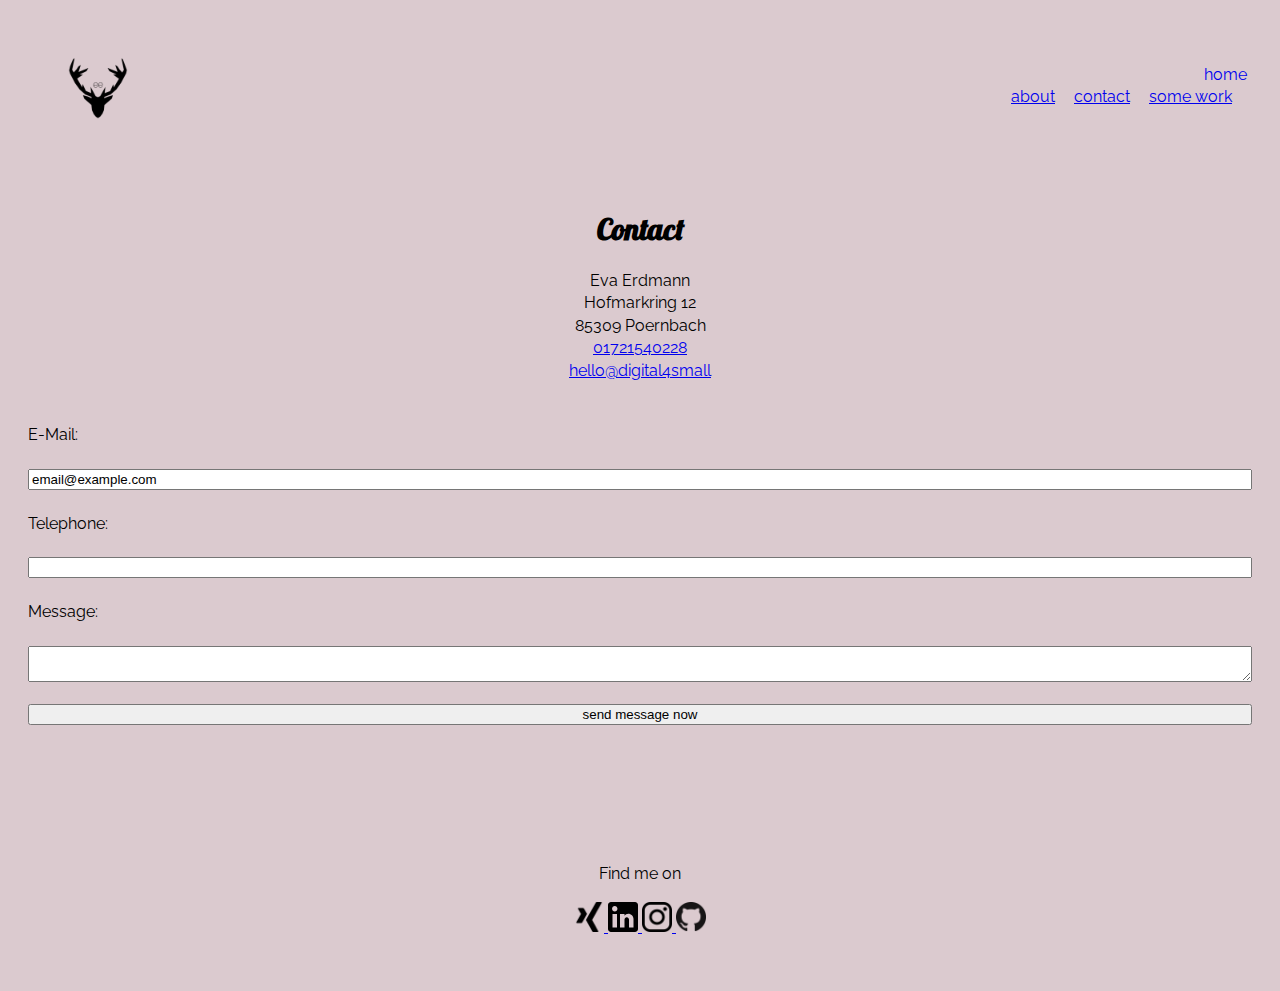
<file: contact.html>
<!DOCTYPE html>
<html>
<title> contact eva </title>

<meta charset="utf-8">
<link href="https://fonts.googleapis.com/css?family=Abril+Fatface&display=swap" rel="stylesheet">
<link href="https://fonts.googleapis.com/css?family=Raleway&display=swap" rel="stylesheet">
<link href="https://fonts.googleapis.com/css?family=Lobster&display=swap" rel="stylesheet">
<link rel="stylesheet" type="text/css" href="https://necolas.github.io/normalize.css/8.0.1/normalize.css">
<link rel="stylesheet" type="text/css" href="css/styles.css">
<meta name="viewport" content="width=device-width, initial-scale=1">
</head>
<header class="page-header">

    <img src="img/Logoee.png" alt="logo" width="100" height="100" class="page-header__item" > <!--da soll das Logo später hin-->

<nav class="main-navigation page-header__item">
      <ul role="menubar" class="navigation-list">
        <li role="presentation" class="navigation-list">
        <a href="index.html" role="menuitem" class="navigation-list__item navigation-list__item--active">home</a>
        </li>
        <li role="presentation">
        <a href="about.html" role="menuitem" class="navigation-list__item">about</a>
        </li>
        <li role="presentation">
        <a href="contact.html" role="menuitem" class="navigation-list__item">contact</a>
      </li>
        <li role="presentation">
          <a href="work.html" role="menuitem" class="navigation-list__item">some work</a>
        </li>
    </ul>
</nav>
</header>
<section class="contact">
      <h1>Contact</h1>
      <div>
        Eva Erdmann<br>
        Hofmarkring 12 <br>
        85309 Poernbach <br>
        <a href="+491721540228">01721540228 </a> <br>
        <a href="mailto:hello@digital4small.de">hello@digital4small</a> <br>
        </div>
</section>
<br>
<form class="contact-form" action="" method="post">
  <label class="standard-label" for="contact-email">E-Mail: </label><br>
  <input type_"email" id="contact-email" required value="email@example.com">
<br>
  <label class="standard-label" for="contact-telephone">Telephone:</label><br>
  <input type_"tel" id="contact-telephone" pattern="\d{3}[\-]\d{3}[\-]\d{4}">
<br>
  <label class="standard-label" for="contact-message">Message:</label><br>
  <textarea maxlength="240" required></textarea><br>
  <input type="submit" id="contact-message" value="send message now">
</form>
<br>


<footer class="page-footer">
  <p> Find me on </p>
  <div class="social-media">
  <a href="https://www.xing.com/profile/Eva_Erdmann7/cv" target="_blank">
    <img src="img/xing.png" alt="xing" width="30" height="30">
  </a>
  <a href="https://www.linkedin.com/in/eva-erdmann-6ba77989/" target="_blank">
    <img src="img/linkedinlogo.svg" alt="linkedin" width="30" height="30">
  </a>
  <a href="https://www.instagram.com/digital4small/" target="_blank">
    <img src="img/instaicon.png" alt="instagram" width="30" height="30">
  </a>
  <a href="https://github.com/erdmanne" target="_blank">
    <img src="img/githubcat.png" alt="github" width="30" height="30">
  </a>
</div>
</footer>

</body>
</html>
</file>
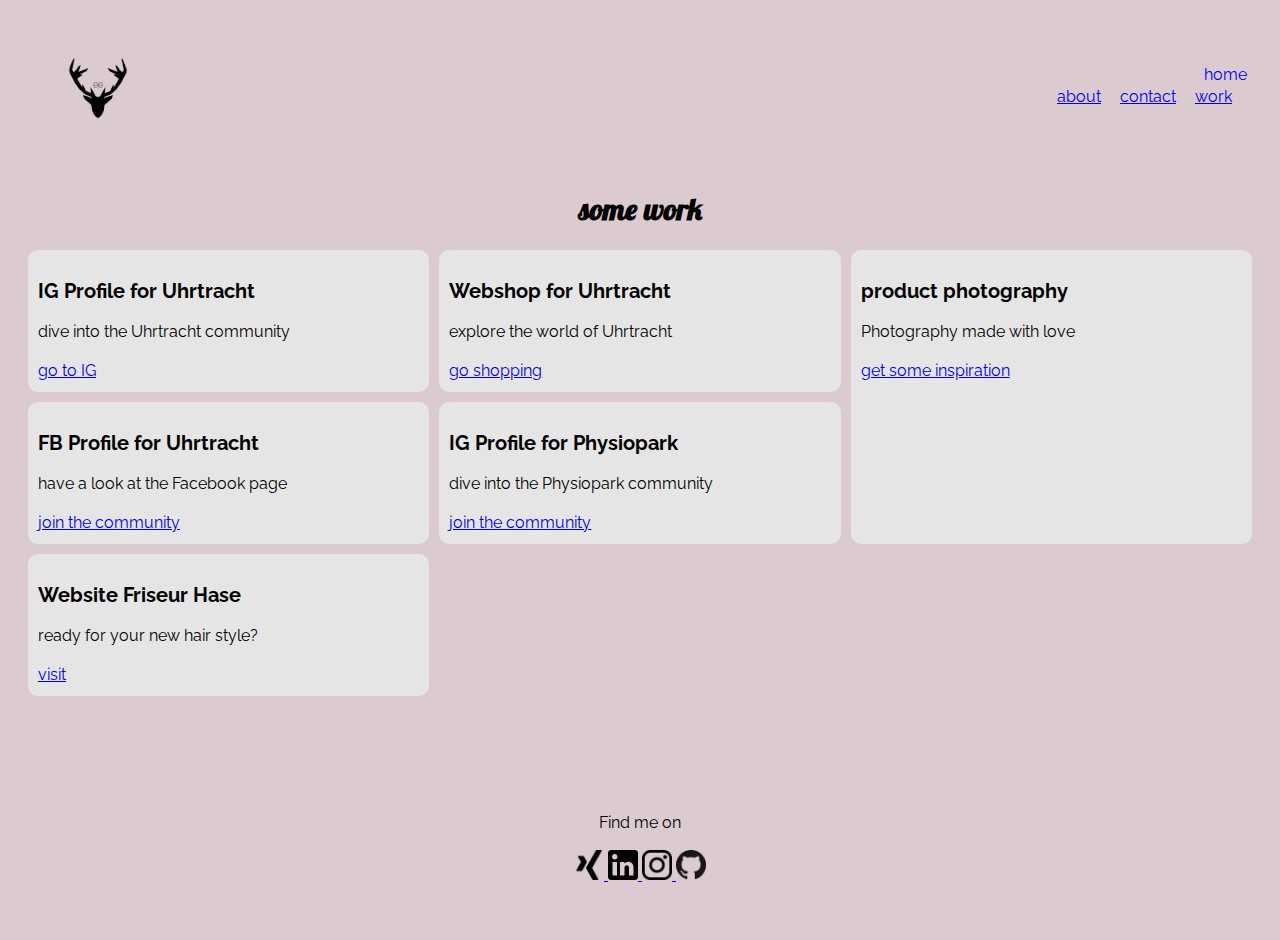
<file: work.html>
<!DOCTYPE html>
<html>
<head>
<title> work </title>
<meta charset="utf-8">
<link href="https://fonts.googleapis.com/css?family=Abril+Fatface&display=swap" rel="stylesheet">
<link href="https://fonts.googleapis.com/css?family=Raleway&display=swap" rel="stylesheet">
<link href="https://fonts.googleapis.com/css?family=Lobster&display=swap" rel="stylesheet">
<link rel="stylesheet" type="text/css" href="https://necolas.github.io/normalize.css/8.0.1/normalize.css">
<link rel="stylesheet" type="text/css" href="css/styles.css">
<meta name="viewport" content="width=device-width, initial-scale=1">
</head>

<body>
<header class="page-header">
    <img src="img/Logoee.png" alt="logo" width="100" height="100" class="page-header__item" > <!--da soll das Logo später hin-->
<nav class="main-navigation page-header__item">
      <ul role="menubar" class="navigation-list">
        <li role="presentation" class="navigation-list">
        <a href="index.html" role="menuitem" class="navigation-list__item navigation-list__item--active">home</a>
        </li>
        <li role="presentation">
        <a href="about.html" role="menuitem" class="navigation-list__item">about</a>
        </li>
        <li role="presentation">
        <a href="contact.html" role="menuitem" class="navigation-list__item">contact</a>
        </li>
        <li role="presentation">
        <a href="work.html" role="menuitem" class="navigation-list__item">work</a>
        </li>
    </ul>
</nav>
</header>

<!--neuer content für grid layout-->
<section class="work">
    <h1>some work</h1>
    <div class="grid">

<!--grid items will live here-->
  <div class="grid__item">
    <h2>IG Profile for Uhrtracht</h2>
    <p>dive into the Uhrtracht community</p>
    <a href="https://www.instagram.com/uhrtracht/?hl=de" target="_blank">go to IG</a>
  </div>
  <div class="grid__item">
    <h2>Webshop for Uhrtracht</h2>
    <p>explore the world of Uhrtracht</p>
    <a href="https://www.uhrtracht.de/" target="_blank">go shopping</a>
  </div>
  <div class="grid__item">
    <h2>FB Profile for Uhrtracht</h2>
    <p>have a look at the Facebook page</p>
    <a href="https://www.facebook.com/uhrtracht/" target="_blank">join the community</a>
  </div>
  <div class="grid__item">
    <h2>IG Profile for Physiopark</h2>
    <p>dive into the Physiopark community</p>
    <a href="https://www.instagram.com/physiopark_bernd_stiglbauer/">join the community</a>
  </div>
  <div class="grid__item">
    <h2>Website Friseur Hase</h2>
    <p>ready for your new hair style?</p>
    <a href="https://www.friseur-hase.de/" target="_blank">visit</a>
  </div>
  <div class="grid__item">
    <h2>product photography</h2>
    <p>Photography made with love</p>
    <a href="https://www.digital4small.de/portfolio/produktfotografie/">get some inspiration</a>
  </div>
    </div>
  </section>
<!--footer will stay as is-->

<footer class="page-footer">
  <p> Find me on </p>
  <div class="social-media">
  <a href="https://www.xing.com/profile/Eva_Erdmann7/cv" target="_blank">
    <img src="img/xing.png" alt="xing" width="30" height="30">
  </a>
  <a href="https://www.linkedin.com/in/eva-erdmann-6ba77989/" target="_blank">
    <img src="img/linkedinlogo.svg" alt="linkedin" width="30" height="30">
  </a>
  <a href="https://www.instagram.com/digital4small/" target="_blank">
    <img src="img/instaicon.png" alt="instagram" width="30" height="30">
  </a>
  <a href="https://github.com/erdmanne" target="_blank">
    <img src="img/githubcat.png" alt="github" width="30" height="30">
  </a>
</div>
</footer>
</body>
</html>
</file>
<file: css/styles.css>
/*eva
Colors used
Text Color (black): #231815
Third Color (Dark Gray): #2757474;
Secondary Color (red): #742418;
Primary Color (light grey): #E6E5E5;
hover: RGB(219, 202, 207)
 */
 :root {
   --background-color:RGB(219, 202, 207);
   --primary-color: #E6E5E5;
   --secondary-color: white;
   --link-color: #742418;
   --visited-link-color: #231815;
   --active-link-color: #231815;
   --color:#231815;
   --secondary-bg-color: #231815;
   --button-text-primary: #231815;
   --button-text-secondary: #231815;
   --sun-transition-color-0: #edc655;
   --sun-transition-color-50: #fcffad;
   --sun-transition-color-100: #f76414;
   --grid-bg-color: #E6E5E5;
   --primary-font-size: 16px;
   --primary-font-weigth: 400;
   --h1-font-family:"Lobster"; cursive;
   --h1-font-size: 30px;
   --h1-font-weight: 700;
   --h2-font-size: 20px;
   --h2-font-weight: 700;
   --h3-font-size: 16px;
   --h3-font-weight: 700;

}
* {
  box-sizing:border-box;
}

body{
font-family: "Raleway",sans-serif;
font-weight: var(--primary-font-weight);
font-size: var(primary-font-size);
line-height: 1.4;
padding: 20px;
background-color: var(--background-color);
}


h1{
  font-family:var(--h1-font-family);
  font-size: var(--h1-font-size);
  font-weight: var(--h1-font-weight);
}
h2{
  font-size: var(--h2-font-size);
  font-weight: var(--h2-font-weight);
}
h3{
  font-size: var(--h3-font-size);
  font-weight: var(--h3-font-weight);
}

/*no underlining when hovering over a link= text-decoration:none*/

a:visited,
a:focus{
color:var(--visited-link-color);
text-decoration: none;
}
a:active {
  color: var(--active-link-color);
}
a:hover, a:focus
{text-decoration: none;
}


.button,
button {
  border: none;
  font-family:inherit ;
  background-color: var(--primary-color);
  color: var(--button-text-primary);
  text-decoration: none;
  padding: 10px;
  border-radius: 30px;
  border-bottom:2px solid rgba(0,0,0,0.8)}
/*mouseover with changing the mouse figure*/
button:hover,
button:focus,
.button:hover
.button:focus
{cursor: pointer;
  opacity: 0.8;}

  .button__2nd {
    background-color: var(--secondary-bg-color);
    color: var(--button-text-secondary);
  }

.profile__portrait {
  float: left;
  width: 100%;
  margin-right: 40px;

}

.profile{
  max-width: 700px;
  margin: 0 auto;
}

.profile__text{
  flex: 1 1 100px;
}

.header{
font-family: "Raleway",sans-serif;
font-weight: 400;
font-size: 16px;
}

.page-header{
  display: flex;
  width: 100%;
  padding: 20px;
}

.page-header__item {
  flex: 0 1 100px;
}

.page-header__item:last-child {
  flex-grow: 1;
  text-align:right;
}

.navigation-list {
  list-style-type: none;
  text-decoration: none;
  width: 100%;
}

.navigation-list li{
  display:inline-block;
  margin-left: 15px;
  text-decoration: none;
}

.navigation-list__item:hover{
  background-color: var(--secondary-color);
  padding: 10px;
  border-radius: 30px;
}

.navigation-list__item--active {
  text-decoration: none;
}


/*footer*/

.page-footer {
    text-align: center;
    clear: both;
    display: flex;
    flex-direction: column;
    margin-top: 100px;
    margin-bottom: 25px;
}
/*--about section--*/

.about{
  display: block;
  text-align: center;
  background-color: RGB(219, 202, 207);
  padding: 5px;
}

.head-about-table{
 font-weight: bold;
}

.about-table{
  text-align:left;
  margin: 0 auto;
  margin-bottom: 5%;
  padding: 15px;
}

.button_2nd {
  display: block;
  width: 150px;
  margin: 25px auto;
  text-align: center;
  background-color: var(--primary-color);
  border-radius: 30px;
  padding:5px;
  text-decoration: none;
  font-family: inherit;
  border-style: dashed;
  border-color: black;
}

.button_2nd:hover
.button_2nd:focus{
  cursor:grab;
  color: black;
  opacity: 80%;
  transition: 1s opacity;
}

/*animation of the navigation in my about page*/
/* Highlight text in  */

/*---contact section*---*/

.contact{
  display: block;
  text-align:center;
  margin-top: 40px;
  margin-bottom: 20px;
}

.contact-form {
  display:flex;
  flex-direction: column;
  justify-content: center;
  margin: 0 auto;
}

.standard-label{
justify-content:center;
}

/*  --------   stopped at css grid layout ------  */
/*work section*/
.work{
  display: block;
  text-align: center;
}

.grid{
  display:grid;
  grid-template-columns: 1fr 1fr 1fr;
  grid-gap: 10px;

}

.grid__item:hover{
  background-color:var(--secondary-color);
  opacity: 90%;
}

.grid__item{
  display: inline-block;
  background-color: var(--primary-color);
  border-radius: 10px;
  text-align: left;
  padding: 10px;
  width: auto;
}

.grid__item:last-child{
  grid-column: 3 / 3;
  grid-row: 1 / 3;
}

/*---Task 1.7. make it responive for any screens--*/
@media all and (max-width: 500px) {
  .grid {
    grid-template-columns: 1fr;
    grid-gap: 10px;
  }
  .grid__item:last-child {
    grid-column: auto / auto;
    grid-row: auto / auto;
  }
  h1 {
    font-size: var(--h1-font-size);
  }
}
@media all and (min-width: 500px) and (max-width: 750px){
  .grid {
    grid-template-columns: 1fr 1fr;
    grid-gap: 10px;
  }
  .grid__item:last-child {
    grid-column: auto / auto;
    grid-row: auto / auto;
  }
  h1 {
    font-size: var(--h1-font-size);
  }
}

/*animation purposes for task 1.7*/
@keyframes color-change {
  0% {
    fill: #edc655;
  }
  50% {
    fill: #fcffad;
  }
  100% {
    fill: #f76414;
  }
}
.sun {
  animation-duration: 4s;
  animation-name: color-change;
  animation-iteration-count: infinite;
  animation-direction: alternate;
  animation-timing-function: linear;
}
/*animation short way*/

@keyframes cloud-move-reverse {
  from {
    transform: translate(446px, 48px);
  }
  to {
    transform: translate(100px, 48px);
  }
}
.cloud-back {
  animation: 10s cloud-move-reverse infinite alternate linear;
}

.berlin-illustration{
  display: block;
  margin: 0 auto;
}
</file>
